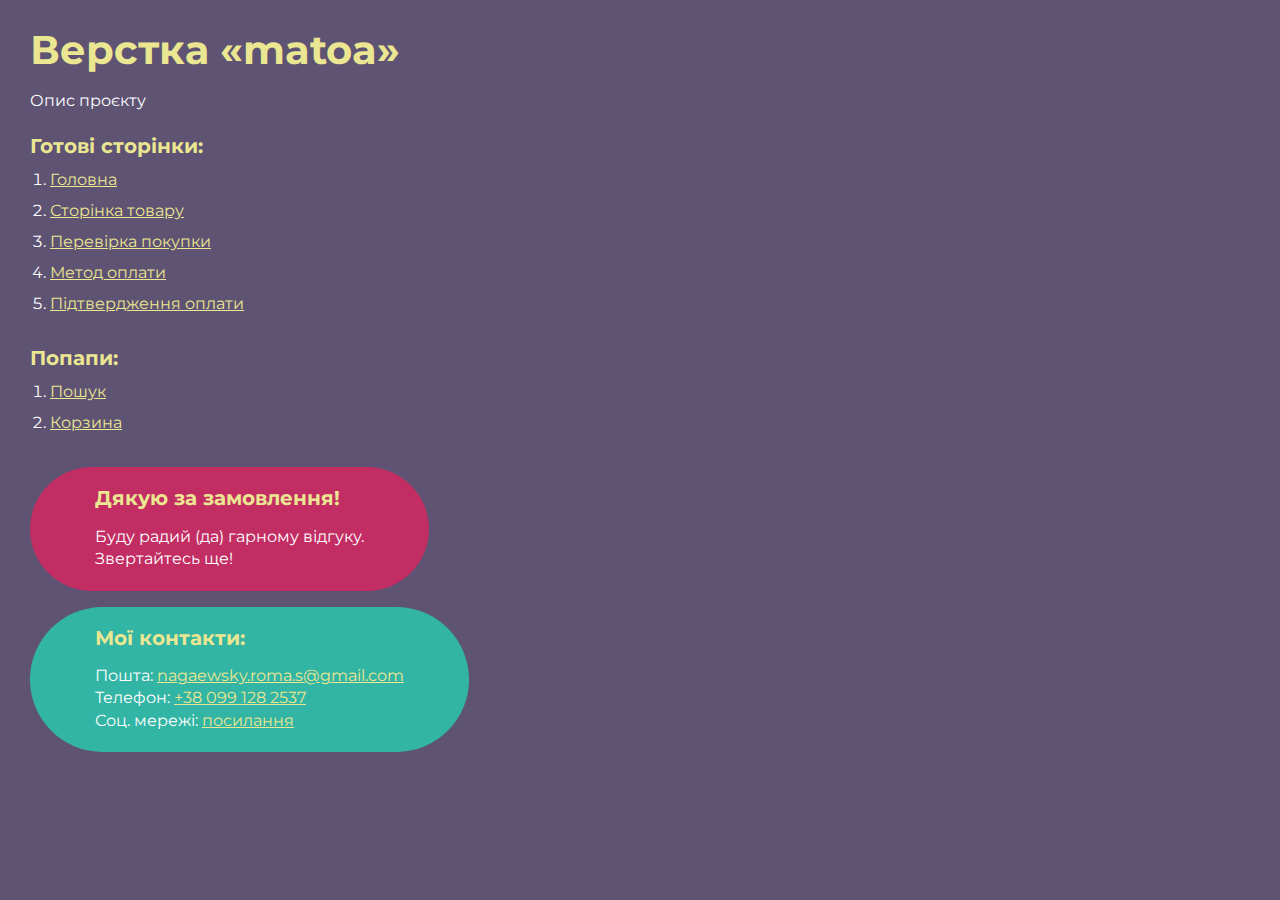
<file: index.html>
<!DOCTYPE html>
<html>

<head>
	<meta charset="UTF-8">
	<meta name="viewport" content="width=device-width, initial-scale=1.0">
	<title>Верстка «matoa»</title>
</head>

<body>
	<div class="rootpage">
		<h1>Верстка «matoa»</h1>
		<div class="rootpage__info">
			Опис проєкту
		</div>
		<h2>Готові сторінки:</h2>
		<ol class="rootpage__list">
			<li><a target="_blank" href="home.html">Головна</a></li>
			<li><a target="_blank" href="product.html">Сторінка товару</a></li>
			<li><a target="_blank" href="chekout.html">Перевірка покупки</a></li>
			<li><a target="_blank" href="payment.html">Метод оплати</a></li>
			<li><a target="_blank" href="confirmation.html">Підтвердження оплати</a></li>
		</ol>
		<h2>Попапи:</h2>
		<ol class="rootpage__list">
			<li><a target="_blank" href="home.html#search">Пошук</a></li>
			<li><a target="_blank" href="product.html#cart">Корзина</a></li>
		</ol>
		<div class="rootpage__tnx">
			<h2>Дякую за замовлення!</h2>
			<p>Буду радий (да) гарному відгуку.</p>
			<p>Звертайтесь ще!</p>
		</div>
		<div class="rootpage__contacts">
			<h2>Мої контакти:</h2>
			<p>Пошта: <a href="mailto:nagaewsky.roma.s@gmail.com">nagaewsky.roma.s@gmail.com</a></p>
			<p>Телефон: <a href="tel:+380991282537">+38 099 128 2537</a></p>
			<p>Соц. мережі: <a href="">посилання</a></p>
		</div>
	</div>
</body>
<style>
	@charset "UTF-8";
	@import url("https://fonts.googleapis.com/css?family=Montserrat:regular,700&display=swap");

	*,
	*::before,
	*::after {
		padding: 0px;
		margin: 0px;
		border: 0px;
		box-sizing: border-box;
	}

	html,
	body {
		height: 100%;
		margin: 0;
		padding: 0;
		min-width: 320px;
		width: 100%;
		color: #fff;
		background-color: #5e5373;
	}

	body {
		font-family: Montserrat;
		font-size: 100%;
		line-height: 1;
		font-size: 1rem;
	}

	a {
		text-decoration: underline;
		color: #ebe691
	}

	a:visited {
		text-decoration: underline;
		color: #aaa768;
	}

	a:hover {
		text-decoration: none;
	}

	ul li {
		list-style: none;
	}

	img {
		vertical-align: top;
	}

	.wrapper {
		width: 100%;
		min-height: 100%;
		overflow: hidden;
	}

	.rootpage {
		padding: 30px;
		display: flex;
		flex-direction: column;
		align-items: flex-start;
	}

	@media (max-width: 767px) {
		.rootpage {
			padding: 30px 15px;
		}
	}

	h1 {
		color: #ebe691;
		font-size: 2.5rem;
		margin: 0px 0px 1.25rem 0px;
	}

	@media (max-width: 767px) {
		h1 {
			font-size: 1.85rem;
			margin: 0px 0px 1.25rem 0px;
		}
	}

	h2 {
		color: #ebe691;
		font-size: 1.25rem;
		margin: 0px 0px 1rem 0px;
	}

	@media (max-width: 767px) {
		h2 {
			font-size: 1.125rem;
			margin: 0px 0px 1rem 0px;
		}
	}

	.rootpage__info {
		line-height: 140%;
		margin: 0px 0px 1.5rem 0px;
	}

	.rootpage__list {
		margin: 0px 0px 2.25rem 1.25rem;
	}

	.rootpage__list li:not(:last-child) {
		margin: 0px 0px 15px 0px;
	}

	.rootpage__contacts,
	.rootpage__tnx {
		border-radius: 200px;
		padding: 20px 65px;
		line-height: 140%;
	}

	@media (max-width: 767px) {

		.rootpage__contacts,
		.rootpage__tnx {
			border-radius: 40px;
			padding: 20px;
		}
	}

	.rootpage__contacts {
		background: #32b5a4;

	}

	.rootpage__contacts a {
		color: #ebe691;
	}

	.rootpage__tnx {
		background: #c22d63;
		margin: 0px 0px 1rem 0px;
	}
</style>

</html>
</file>
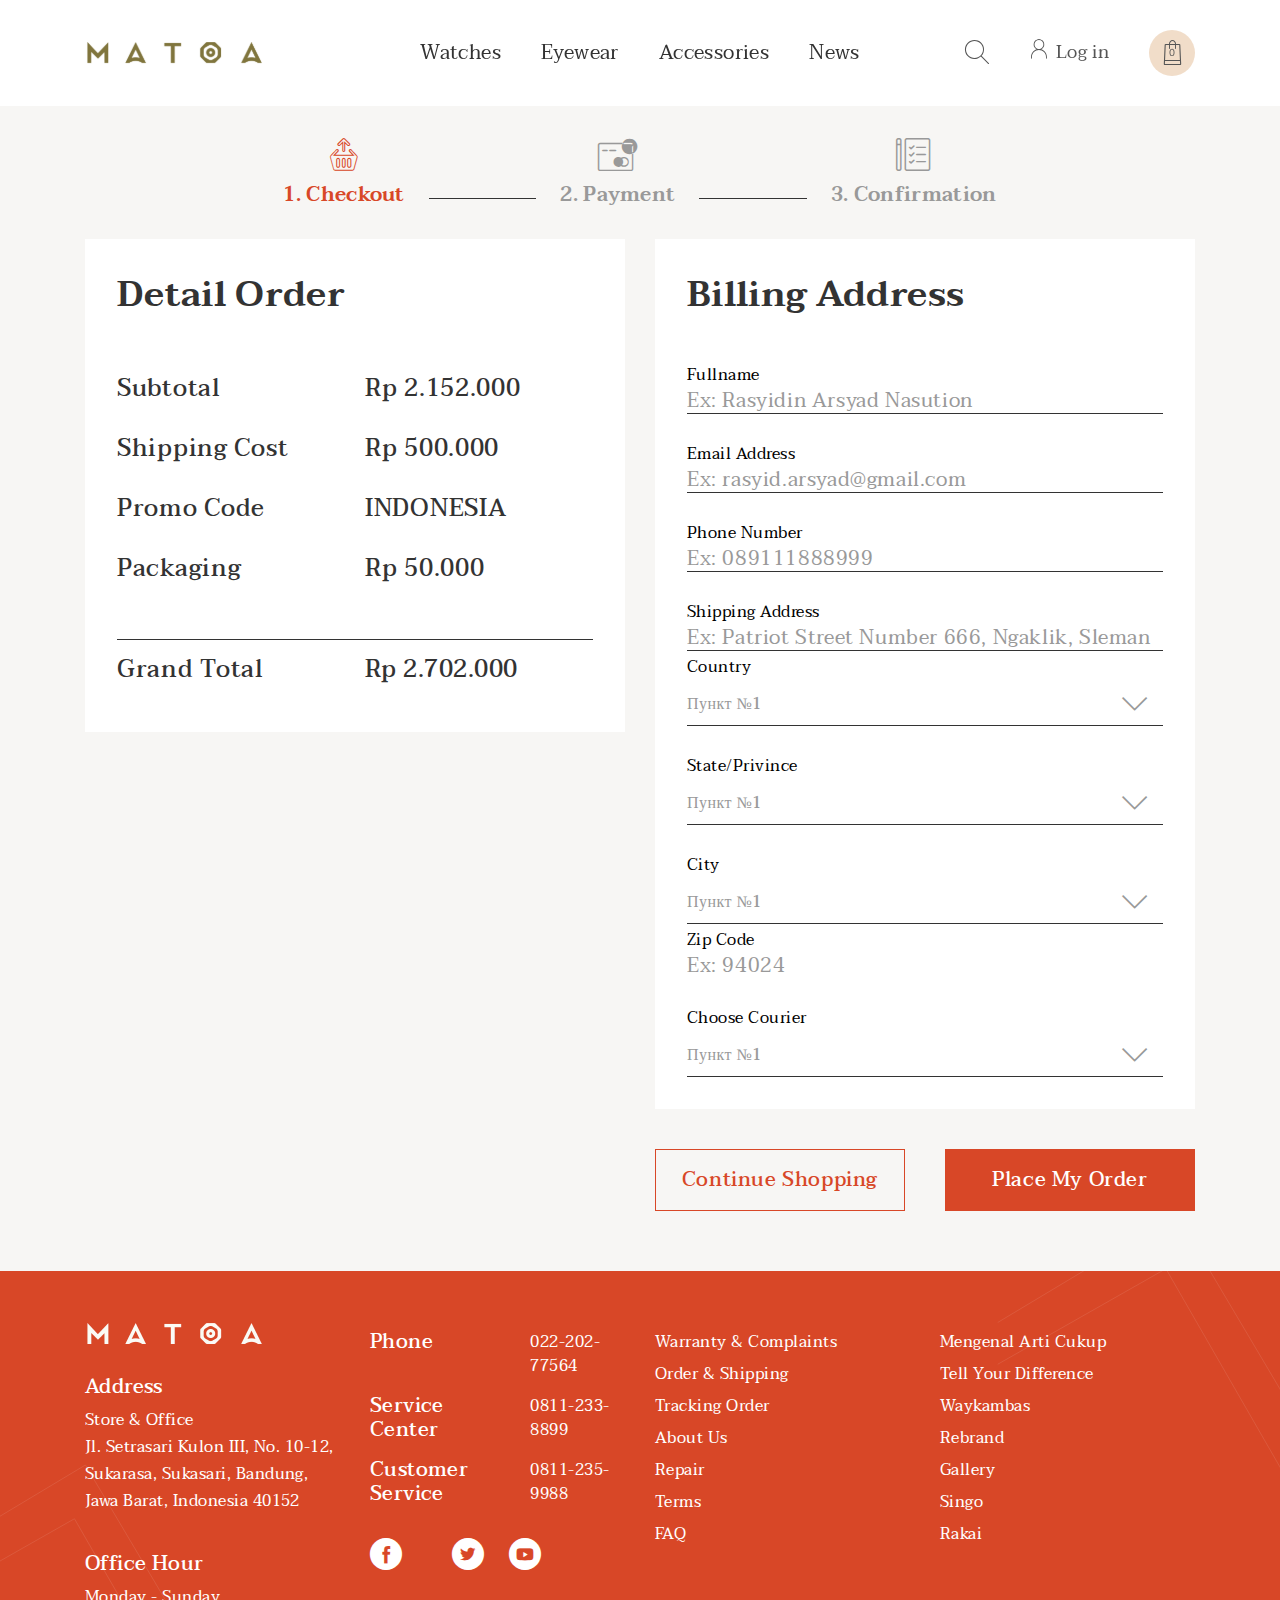
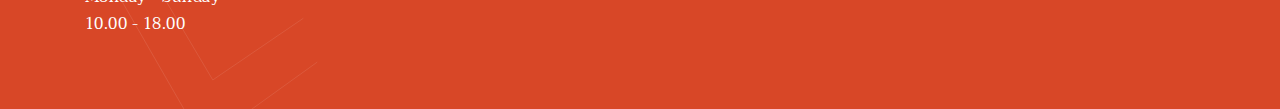
<file: chekout.html>
<!DOCTYPE html>
<html lang="en">

<head>
	<title>Checkout</title>
	<meta charset="UTF-8">
	<meta name="format-detection" content="telephone=no">
	<!-- <style>body{opacity: 0;}</style> -->
	<link rel="stylesheet" href="css/style.min.css?_v=20230306230905">
	<link rel="shortcut icon" href="favicon.ico">
	<!-- <meta name="robots" content="noindex, nofollow"> -->
	<meta name="viewport" content="width=device-width, initial-scale=1.0">
</head>

<body>
	<div class="wrapper">
		<header class="header" data-lp>
			<div class="header__container">

				<a href="" class="header__logo"><img src="img/logo.svg" alt="matoa"></a>
				<div class="header__menu menu">
					<nav class="menu__body">
						<ul class="menu__list">
							<li class="menu__item"><a href="" class="menu__link">Watches</a></li>
							<li class="menu__item"><a href="" class="menu__link">Eyewear</a></li>
							<li class="menu__item"><a href="" class="menu__link">Accessories</a></li>
							<li class="menu__item"><a href="" class="menu__link">News</a></li>
						</ul>
					</nav>
				</div>
				<div class="header__actions actions-header">
					<a data-popup="#search" href="" class="actions-header__search _icon-search"></a>
					<a data-da=".menu__body, 400" href="" class="actions-header__login _icon-user">Log in</a>
					<a href="" data-popup="#cart" class="actions-header__cart _icon-cart"><span>0</span></a>
					<button type="button" class="icon-menu"><span></span></button>

				</div>

			</div>
		</header>
		<main class="checkout">
			<div class="checkout__container">
				<div class="infographic">
					<div class="infographic__stage-one">
						<div class="infographic__img infographic__img_active _icon-checkout"></div>
						<div class="infographic__text infographic__text_active"><span>1.</span> Checkout</div>
					</div>
					<div class="infographic__div"></div>
					<div class="infographic__stage-two">
						<div class="infographic__img _icon-payment"></div>
						<div class="infographic__text"><span>2.</span> Payment</div>
					</div>
					<div class="infographic__div"></div>
					<div class="infographic__stage-three">
						<div class="infographic__img _icon-confirmation"></div>
						<div class="infographic__text"><span>3.</span> Confirmation</div>
					</div>
				</div>
				<div class="checkout__columns">
					<div class="checkout__column">
						<div class="detail-order">
							<h4 class="detail-order__title">Detail Order</h4>
							<div class="detail-order__info">
								<div class="detail-order__labels">
									<div class="label-order">Subtotal</div>
									<div class="label-order">Shipping Cost</div>
									<div class="label-order">Promo Code</div>
									<div class="label-order">Packaging</div>
								</div>
								<div class="detail-order__values">
									<div class="value-order">Rp 2.152.000</div>
									<div class="value-order">Rp 500.000</div>
									<div class="value-order">INDONESIA</div>
									<div class="value-order">Rp 50.000</div>
								</div>
							</div>
							<div class="detail-order__grand-total">
								<div class="detail-order__label">Grand Total</div>
								<div class="detail-order__price price price_big">Rp 2.702.000</div>
							</div>
						</div>
					</div>
					<div class="checkout__column">
						<form action="#" class="billing-address form">
							<div class="billing-address__body">
								<h4 class="billing-address__title">Billing Address</h4>
								<div class="form__manual-typing">
									<div class="form__line">
										<label for="fullname" class="billing-address__fullname caption">Fullname</label>
										<input id="fullname" autocomplete="off" name="form[]" data-error="Помилка" class="billing-address__input" placeholder="Ex: Rasyidin Arsyad Nasution">
									</div>
									<div class="form__line">
										<label for="user-email" class="billing-address__email caption">Email
											Address</label>
										<input id="user-email" autocomplete="off" type="email" name="form[]" data-error="Помилка" class="billing-address__input" placeholder="Ex: rasyid.arsyad@gmail.com">
									</div>
									<div class="form__line">
										<label for="tel" class="billing-address__tel caption">Phone Number</label>
										<input autocomplete="off" type="tel" name="form[]" data-error="Помилка" placeholder="Ex: 089111888999" class="billing-address__input">
									</div>
									<div class="form__line">
										<label for="shipping-address" class="billing-address__shipping-address caption">Shipping
											Address</label>
										<input id="shipping-address" autocomplete="off" type="text" name="form[]" data-error="Помилка" placeholder="Ex: Patriot Street Number 666, Ngaklik, Sleman" class="billing-address__input">
									</div>
								</div>
								<div class="form__choose">
									<div class="form__line">
										<div class="billing-address__contry dropdown">
											<label for="contry" class="dropdown__caption caption">Country</label>
											<select id="contry" name="form[]" data-class-modif="form">
												<option value="1" selected>Пункт №1</option>
												<option value="2">Пункт №2</option>
												<option value="3">Пункт №3</option>
												<option value="4">Пункт №4</option>
											</select>

										</div>
									</div>
									<div class="form__line">
										<div class="billing-address__state dropdown">
											<label for="state" class="dropdown__caption caption">State/Privince</label>
											<select id="state" name="form[]" data-class-modif="form">
												<option value="1" selected>Пункт №1</option>
												<option value="2">Пункт №2</option>
												<option value="3">Пункт №3</option>
												<option value="4">Пункт №4</option>
											</select>
										</div>
									</div>
									<div class="form__line">
										<div class="billing-address__city dropdown">
											<label for="city" class="dropdown__caption caption">City</label>
											<select id="city" name="form[]" data-class-modif="form">
												<option value="1" selected>Пункт №1</option>
												<option value="2">Пункт №2</option>
												<option value="3">Пункт №3</option>
												<option value="4">Пункт №4</option>
											</select>
										</div>
										<div class="billing-address__zip-code">
											<label for="zip-code" class="billing-address__zip-code caption">Zip
												Code</label>
											<input id="zip-code" autocomplete="off" name="form[]" data-error="Помилка" class="billing-address__input" placeholder="Ex: 94024">
										</div>
									</div>
									<div class="form__line">
										<div class="billing-address__courier dropdown">
											<label for="courier" class="dropdown__caption caption">Choose
												Courier</label>
											<select name="form[]" data-class-modif="form">
												<option value="1" selected>Пункт №1</option>
												<option value="2">Пункт №2</option>
												<option value="3">Пункт №3</option>
												<option value="4">Пункт №4</option>
											</select>
										</div>
									</div>
								</div>
							</div>
							<div class="billing-address__actions">
								<button type="reset" class="form__border-button button border-button"><span>Continue
										Shopping</span></button>
								<button type="submit" class="form__button button">Place My Order</button>
							</div>
						</form>
					</div>
				</div>

			</div>
		</main>
		<footer data-spollers="991.98,max" class="footer">
			<div class="footer__container">
				<div class="footer__column">
					<div class="footer__logo">
						<a href="" class="footer__link"><picture><source srcset="img/footer/logo-footer.webp" type="image/webp"><img src="img/footer/logo-footer.png" alt="matoa"></picture></a>
					</div>
					<div class="footer__blocks">
						<div class="footer__block">
							<h4 class="footer__subtitle">Address</h4>
							<div class="footer__address">
								<p> Store & Office</p>
								<p>Jl. Setrasari Kulon III, No. 10-12,</p>
								<p> Sukarasa, Sukasari, Bandung,</p>
								<p>Jawa Barat, Indonesia 40152</p>
							</div>
						</div>
						<div class="footer__block">
							<h4 class="footer__subtitle">Office Hour</h4>
							<p>Monday - Sunday</p>
							<p>10.00 - 18.00</p>
						</div>
					</div>

				</div>
				<div class="footer__column">
					<button type="button" data-spoller class=" footer__title title title_small _icon-arrow-select">Get in
						touch</button>
					<div class="footer__contacts contact-footer ">
						<div class="contact-footer__body">
							<div class="contact-footer__caption caption-footer">Phone</div>
							<a class="contact-footer__value" href="tel:02220277564">022-202-77564</a>
							<div class="contact-footer__caption caption-footer">Service Center</div>
							<a class="contact-footer__value" href="tel:08112338899">0811-233-8899</a>
							<div class="contact-footer__caption caption-footer">Customer Service</div>
							<a class="contact-footer__value" href="tel:08112359988">0811-235-9988</a>
							<div class="footer__social social">
								<a href="#" class="social__item _icon-s-facebook"></a>
								<a href="#" class="social__item _icon-s-instagram"></a>
								<a href="#" class="social__item _icon-s-tweetter"></a>
								<a href="#" class="social__item _icon-s-youtube"></a>
							</div>
						</div>
					</div>

				</div>
				<div class="footer__column">

					<button type="button" data-spoller class="footer__title title title_small _icon-arrow-select">Useful
						Link</button>
					<nav class="footer__menu menu-footer ">
						<ul class="menu-footer__list">
							<li class="menu-footer__item"><a href="" class="menu-footer__link">Warranty & Complaints</a></li>
							<li class="menu-footer__item"><a href="" class="menu-footer__link">Order & Shipping</a></li>
							<li class="menu-footer__item"><a href="" class="menu-footer__link">Tracking Order</a></li>
							<li class="menu-footer__item"><a href="" class="menu-footer__link">About Us</a></li>
							<li class="menu-footer__item"><a href="" class="menu-footer__link">Repair</a></li>
							<li class="menu-footer__item"><a href="" class="menu-footer__link">Terms</a></li>
							<li class="menu-footer__item"><a href="" class="menu-footer__link">FAQ</a></li>
						</ul>
					</nav>
				</div>
				<div class="footer__column">
					<button type="button" data-spoller class="footer__title title title_small _icon-arrow-select">Campaign</button>
					<nav class="footer__menu menu-footer ">
						<ul class="menu-footer__list">
							<li class="menu-footer__item"><a href="" class="menu-footer__link">Mengenal Arti Cukup</a></li>
							<li class="menu-footer__item"><a href="" class="menu-footer__link">Tell Your Difference</a></li>
							<li class="menu-footer__item"><a href="" class="menu-footer__link">Waykambas</a></li>
							<li class="menu-footer__item"><a href="" class="menu-footer__link">Rebrand</a></li>
							<li class="menu-footer__item"><a href="" class="menu-footer__link">Gallery</a></li>
							<li class="menu-footer__item"><a href="" class="menu-footer__link">Singo</a></li>
							<li class="menu-footer__item"><a href="" class="menu-footer__link">Rakai</a></li>
						</ul>
					</nav>
				</div>
			</div>
		</footer>
	</div>
	<div id="search" aria-hidden="true" class="popup popup__search">
		<div class="popup__wrapper">
			<div class="popup__content">
				<button data-close type="button" class="popup__close popup__close_search"></button>
				<div class="popup__text">
					<form action="#" method="get" class="search-form">
						<div class="search-form__title title title_small">Search</div>
						<div class="search-form__body">
							<div class="search-form__line">
								<input data-required autocomplete="off" type="text" name="form[]" data-error="Error !" placeholder="Search" class="search-form__input input">
							</div>
							<button type="submit" class="button _icon-search"></button>
						</div>
					</form>
				</div>
			</div>
		</div>
	</div>

	<div id="cart" aria-hidden="true" class="popup popup_cart">
		<div class="popup__wrapper">
			<div class="popup__content popup__content_cart">
				<button data-close type="button" class="popup__close popup__close_cart"></button>
				<div class="popup__text">
					<form action="#" class="cart">
						<div class="cart__items">
							<div class="cart__item item-cart">
								<a href="" class="item-cart__image">
									<picture><source srcset="img/product/images/01.webp" type="image/webp"><img src="img/product/images/01.png" alt="Image"></picture>
								</a>
								<div class="item-cart__body">
									<div class="item-cart__info">
										<h4 class="item-cart__title cart-title">Way Kambas Mini Ebony</h4>
										<p class="item-cart__old-price old-price old-price_cart"><span>Rp 1.280.000</span>
										</p>
										<p class="item-cart__price price price_cart ">Rp 1.024.000</p>
										<div class="item-cart__options options-item-cart">
											<div class="options-item-cart__label">Custom Engrave</div>
											<div class="options-item-cart__value">“Happy | Birthday | from”</div>
										</div>
									</div>
									<div class="item-cart__actions">
										<div class="item-cart__packing">
											<label for="" class="item-cart__label">Select
												Packaging</label>
											<select name="form[]" data-class-modif="cart">
												<option value="1" selected>Wooden Packaging (Rp 50.000)</option>
												<option value="2">Wooden Packaging (Rp 50.000)</option>
												<option value="3">Wooden Packaging (Rp 40.000)</option>
												<option value="4">Wooden Packaging (Rp 30.000)</option>
											</select>
										</div>
										<div class="item-cart__management">
											<div data-quantity class="item-cart__quantity quantity ">
												<button data-quantity-minus type="button" class="quantity__button quantity__button_minus"></button>
												<div class="quantity__input">
													<input data-quantity-value autocomplete="off" type="text" name="form[]" value="1">
												</div>
												<button data-quantity-plus type="button" class="quantity__button quantity__button_plus"></button>
											</div>
											<div class="item-cart__total-price price price_cart">Rp 2.048.000</div>
											<button class="item-cart__delete border-button _icon-delete" type="button"></button>
										</div>
									</div>
								</div>
							</div>
						</div>
						<div class="cart__footer">
							<div class="cart__promo promo-cart">
								<label for="p-1" class="promo-cart__label">Kode Promo</label>
								<input id="p-1" autocomplete="off" type="text" name="form[]" data-error="Помилка" placeholder="INDONESIA" class="promo-cart__input">
								<div class="promo-cart__info">35% OFF</div>
							</div>
							<div class="cart__total total-cart">
								<div class="total-cart__label">Subtotal</div>
								<div class="total-cart__value">
									<div class="total-cart__old-price old-price old-price_cart"><span>Rp 3.312.000</span>
									</div>
									<div class="total-cart__price price price_cart">Rp 2.152.000</div>
								</div>
							</div>
							<button type="submit" class="cart__button button">Checkout</button>
						</div>
					</form>
				</div>
			</div>
		</div>
	</div>
	<script src="js/app.min.js?_v=20230306230905"></script>
</body>

</html>
</file>
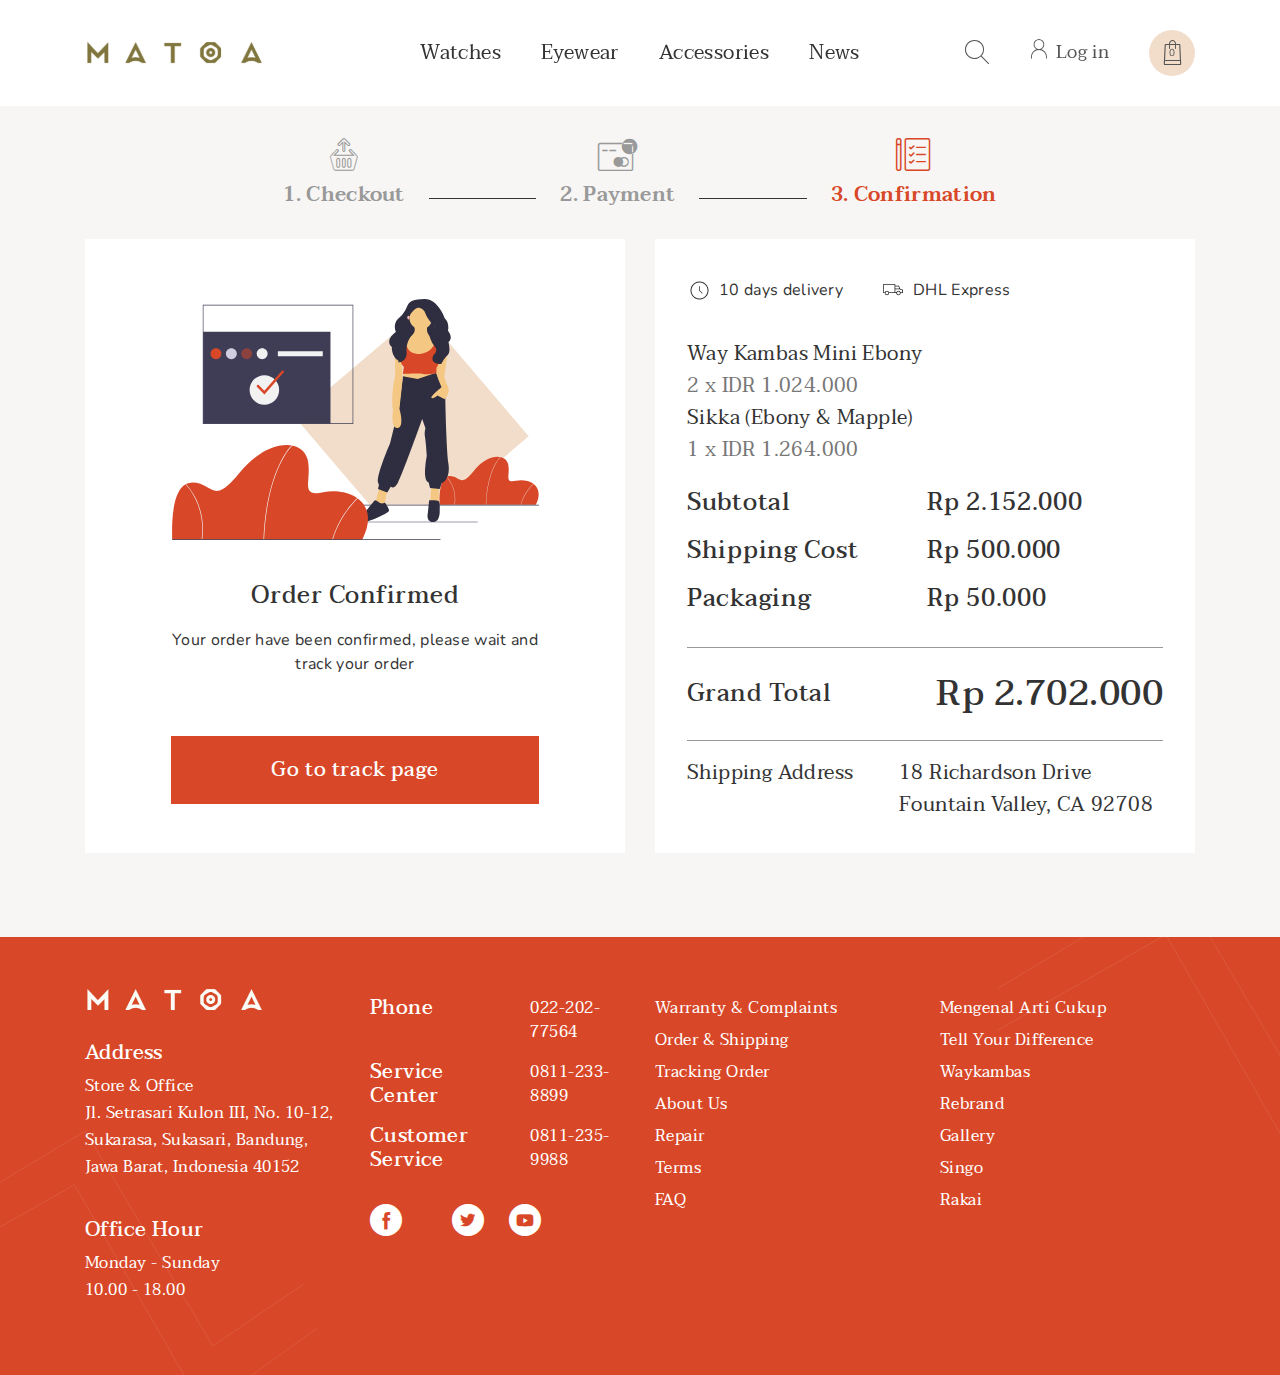
<file: confirmation.html>
<!DOCTYPE html>
<html lang="en">

<head>
	<title>Confirmation</title>
	<meta charset="UTF-8">
	<meta name="format-detection" content="telephone=no">
	<!-- <style>body{opacity: 0;}</style> -->
	<link rel="stylesheet" href="css/style.min.css?_v=20230306230905">
	<link rel="shortcut icon" href="favicon.ico">
	<!-- <meta name="robots" content="noindex, nofollow"> -->
	<meta name="viewport" content="width=device-width, initial-scale=1.0">
</head>

<body>
	<div class="wrapper">
		<header class="header" data-lp>
			<div class="header__container">

				<a href="" class="header__logo"><img src="img/logo.svg" alt="matoa"></a>
				<div class="header__menu menu">
					<nav class="menu__body">
						<ul class="menu__list">
							<li class="menu__item"><a href="" class="menu__link">Watches</a></li>
							<li class="menu__item"><a href="" class="menu__link">Eyewear</a></li>
							<li class="menu__item"><a href="" class="menu__link">Accessories</a></li>
							<li class="menu__item"><a href="" class="menu__link">News</a></li>
						</ul>
					</nav>
				</div>
				<div class="header__actions actions-header">
					<a data-popup="#search" href="" class="actions-header__search _icon-search"></a>
					<a data-da=".menu__body, 400" href="" class="actions-header__login _icon-user">Log in</a>
					<a href="" data-popup="#cart" class="actions-header__cart _icon-cart"><span>0</span></a>
					<button type="button" class="icon-menu"><span></span></button>

				</div>

			</div>
		</header>
		<main class="confirmation">
			<div class="confirmation__container">
				<div class="infographic">
					<div class="infographic__stage-one">
						<div class="infographic__img  _icon-checkout"></div>
						<div class="infographic__text"><span>1.</span> Checkout</div>
					</div>
					<div class="infographic__div"></div>
					<div class="infographic__stage-two">
						<div class="infographic__img _icon-payment"></div>
						<div class="infographic__text"><span>2.</span> Payment</div>
					</div>
					<div class="infographic__div"></div>
					<div class="infographic__stage-three">
						<div class="infographic__img _icon-confirmation infographic__img_active"></div>
						<div class="infographic__text infographic__text_active"><span>3.</span> Confirmation</div>
					</div>
				</div>
				<div class="confirmation__columns">
					<div class="confirmation__column">
						<div class="order-confirmed">
							<div class="order-confirmed__img">
								<img src="img/confirmation/01.svg" alt="Image">
							</div>
							<h4 class="order-confirmed__title">Order Confirmed</h4>
							<p class="order-confirmed__text">Your order have been confirmed, please wait and track your
								order</p>
							<button class="order-confirmed__button button button_h68"><span>Go to track
									page</span></button>
						</div>
					</div>
					<div class="confirmation__column">
						<div class="order-details">
							<div class="order-details__delivery">
								<ul>
									<li class="order-details__time">10 days delivery</li>
									<li class="order-details__courier">DHL Express</li>
								</ul>
							</div>
							<div class="order-details__items">
								<p>Way Kambas Mini Ebony</p>
								<p class="item-info">2 x IDR 1.024.000</p>
								<p>Sikka (Ebony & Mapple)</p>
								<p class="item-info">1 x IDR 1.264.000</p>
							</div>
							<ul class="order-details__total-cost-list">
								<li class="item-row">
									<div class="item-row__label">Subtotal</div>
									<div class="item-row__value">Rp 2.152.000</div>
								</li>
								<li class="item-row">
									<div class="item-row__label">Shipping Cost</div>
									<div class="item-row__value">Rp 500.000</div>
								</li>
								<li class="item-row">
									<div class="item-row__label">Packaging</div>
									<div class="item-row__value">Rp 50.000</div>
								</li>
							</ul>
							<div class="order-details__grand-total">
								<div class="label">Grand Total</div>
								<div class="value">Rp 2.702.000</div>
							</div>
							<div class="order-details__address">
								<h5 class="label">Shipping Address</h5>
								<p class="value">18 Richardson Drive
									Fountain Valley, CA 92708</p>
							</div>

						</div>

					</div>
				</div>
			</div>

	</div>
	</main>
	<footer data-spollers="991.98,max" class="footer">
		<div class="footer__container">
			<div class="footer__column">
				<div class="footer__logo">
					<a href="" class="footer__link"><picture><source srcset="img/footer/logo-footer.webp" type="image/webp"><img src="img/footer/logo-footer.png" alt="matoa"></picture></a>
				</div>
				<div class="footer__blocks">
					<div class="footer__block">
						<h4 class="footer__subtitle">Address</h4>
						<div class="footer__address">
							<p> Store & Office</p>
							<p>Jl. Setrasari Kulon III, No. 10-12,</p>
							<p> Sukarasa, Sukasari, Bandung,</p>
							<p>Jawa Barat, Indonesia 40152</p>
						</div>
					</div>
					<div class="footer__block">
						<h4 class="footer__subtitle">Office Hour</h4>
						<p>Monday - Sunday</p>
						<p>10.00 - 18.00</p>
					</div>
				</div>

			</div>
			<div class="footer__column">
				<button type="button" data-spoller class=" footer__title title title_small _icon-arrow-select">Get in
					touch</button>
				<div class="footer__contacts contact-footer ">
					<div class="contact-footer__body">
						<div class="contact-footer__caption caption-footer">Phone</div>
						<a class="contact-footer__value" href="tel:02220277564">022-202-77564</a>
						<div class="contact-footer__caption caption-footer">Service Center</div>
						<a class="contact-footer__value" href="tel:08112338899">0811-233-8899</a>
						<div class="contact-footer__caption caption-footer">Customer Service</div>
						<a class="contact-footer__value" href="tel:08112359988">0811-235-9988</a>
						<div class="footer__social social">
							<a href="#" class="social__item _icon-s-facebook"></a>
							<a href="#" class="social__item _icon-s-instagram"></a>
							<a href="#" class="social__item _icon-s-tweetter"></a>
							<a href="#" class="social__item _icon-s-youtube"></a>
						</div>
					</div>
				</div>

			</div>
			<div class="footer__column">

				<button type="button" data-spoller class="footer__title title title_small _icon-arrow-select">Useful
					Link</button>
				<nav class="footer__menu menu-footer ">
					<ul class="menu-footer__list">
						<li class="menu-footer__item"><a href="" class="menu-footer__link">Warranty & Complaints</a></li>
						<li class="menu-footer__item"><a href="" class="menu-footer__link">Order & Shipping</a></li>
						<li class="menu-footer__item"><a href="" class="menu-footer__link">Tracking Order</a></li>
						<li class="menu-footer__item"><a href="" class="menu-footer__link">About Us</a></li>
						<li class="menu-footer__item"><a href="" class="menu-footer__link">Repair</a></li>
						<li class="menu-footer__item"><a href="" class="menu-footer__link">Terms</a></li>
						<li class="menu-footer__item"><a href="" class="menu-footer__link">FAQ</a></li>
					</ul>
				</nav>
			</div>
			<div class="footer__column">
				<button type="button" data-spoller class="footer__title title title_small _icon-arrow-select">Campaign</button>
				<nav class="footer__menu menu-footer ">
					<ul class="menu-footer__list">
						<li class="menu-footer__item"><a href="" class="menu-footer__link">Mengenal Arti Cukup</a></li>
						<li class="menu-footer__item"><a href="" class="menu-footer__link">Tell Your Difference</a></li>
						<li class="menu-footer__item"><a href="" class="menu-footer__link">Waykambas</a></li>
						<li class="menu-footer__item"><a href="" class="menu-footer__link">Rebrand</a></li>
						<li class="menu-footer__item"><a href="" class="menu-footer__link">Gallery</a></li>
						<li class="menu-footer__item"><a href="" class="menu-footer__link">Singo</a></li>
						<li class="menu-footer__item"><a href="" class="menu-footer__link">Rakai</a></li>
					</ul>
				</nav>
			</div>
		</div>
	</footer>
	</div>
	<div id="search" aria-hidden="true" class="popup popup__search">
		<div class="popup__wrapper">
			<div class="popup__content">
				<button data-close type="button" class="popup__close popup__close_search"></button>
				<div class="popup__text">
					<form action="#" method="get" class="search-form">
						<div class="search-form__title title title_small">Search</div>
						<div class="search-form__body">
							<div class="search-form__line">
								<input data-required autocomplete="off" type="text" name="form[]" data-error="Error !" placeholder="Search" class="search-form__input input">
							</div>
							<button type="submit" class="button _icon-search"></button>
						</div>
					</form>
				</div>
			</div>
		</div>
	</div>

	<div id="cart" aria-hidden="true" class="popup popup_cart">
		<div class="popup__wrapper">
			<div class="popup__content popup__content_cart">
				<button data-close type="button" class="popup__close popup__close_cart"></button>
				<div class="popup__text">
					<form action="#" class="cart">
						<div class="cart__items">
							<div class="cart__item item-cart">
								<a href="" class="item-cart__image">
									<picture><source srcset="img/product/images/01.webp" type="image/webp"><img src="img/product/images/01.png" alt="Image"></picture>
								</a>
								<div class="item-cart__body">
									<div class="item-cart__info">
										<h4 class="item-cart__title cart-title">Way Kambas Mini Ebony</h4>
										<p class="item-cart__old-price old-price old-price_cart"><span>Rp 1.280.000</span>
										</p>
										<p class="item-cart__price price price_cart ">Rp 1.024.000</p>
										<div class="item-cart__options options-item-cart">
											<div class="options-item-cart__label">Custom Engrave</div>
											<div class="options-item-cart__value">“Happy | Birthday | from”</div>
										</div>
									</div>
									<div class="item-cart__actions">
										<div class="item-cart__packing">
											<label for="" class="item-cart__label">Select
												Packaging</label>
											<select name="form[]" data-class-modif="cart">
												<option value="1" selected>Wooden Packaging (Rp 50.000)</option>
												<option value="2">Wooden Packaging (Rp 50.000)</option>
												<option value="3">Wooden Packaging (Rp 40.000)</option>
												<option value="4">Wooden Packaging (Rp 30.000)</option>
											</select>
										</div>
										<div class="item-cart__management">
											<div data-quantity class="item-cart__quantity quantity ">
												<button data-quantity-minus type="button" class="quantity__button quantity__button_minus"></button>
												<div class="quantity__input">
													<input data-quantity-value autocomplete="off" type="text" name="form[]" value="1">
												</div>
												<button data-quantity-plus type="button" class="quantity__button quantity__button_plus"></button>
											</div>
											<div class="item-cart__total-price price price_cart">Rp 2.048.000</div>
											<button class="item-cart__delete border-button _icon-delete" type="button"></button>
										</div>
									</div>
								</div>
							</div>
						</div>
						<div class="cart__footer">
							<div class="cart__promo promo-cart">
								<label for="p-1" class="promo-cart__label">Kode Promo</label>
								<input id="p-1" autocomplete="off" type="text" name="form[]" data-error="Помилка" placeholder="INDONESIA" class="promo-cart__input">
								<div class="promo-cart__info">35% OFF</div>
							</div>
							<div class="cart__total total-cart">
								<div class="total-cart__label">Subtotal</div>
								<div class="total-cart__value">
									<div class="total-cart__old-price old-price old-price_cart"><span>Rp 3.312.000</span>
									</div>
									<div class="total-cart__price price price_cart">Rp 2.152.000</div>
								</div>
							</div>
							<button type="submit" class="cart__button button">Checkout</button>
						</div>
					</form>
				</div>
			</div>
		</div>
	</div>
	<script src="js/app.min.js?_v=20230306230905"></script>
</body>

</html>
</file>
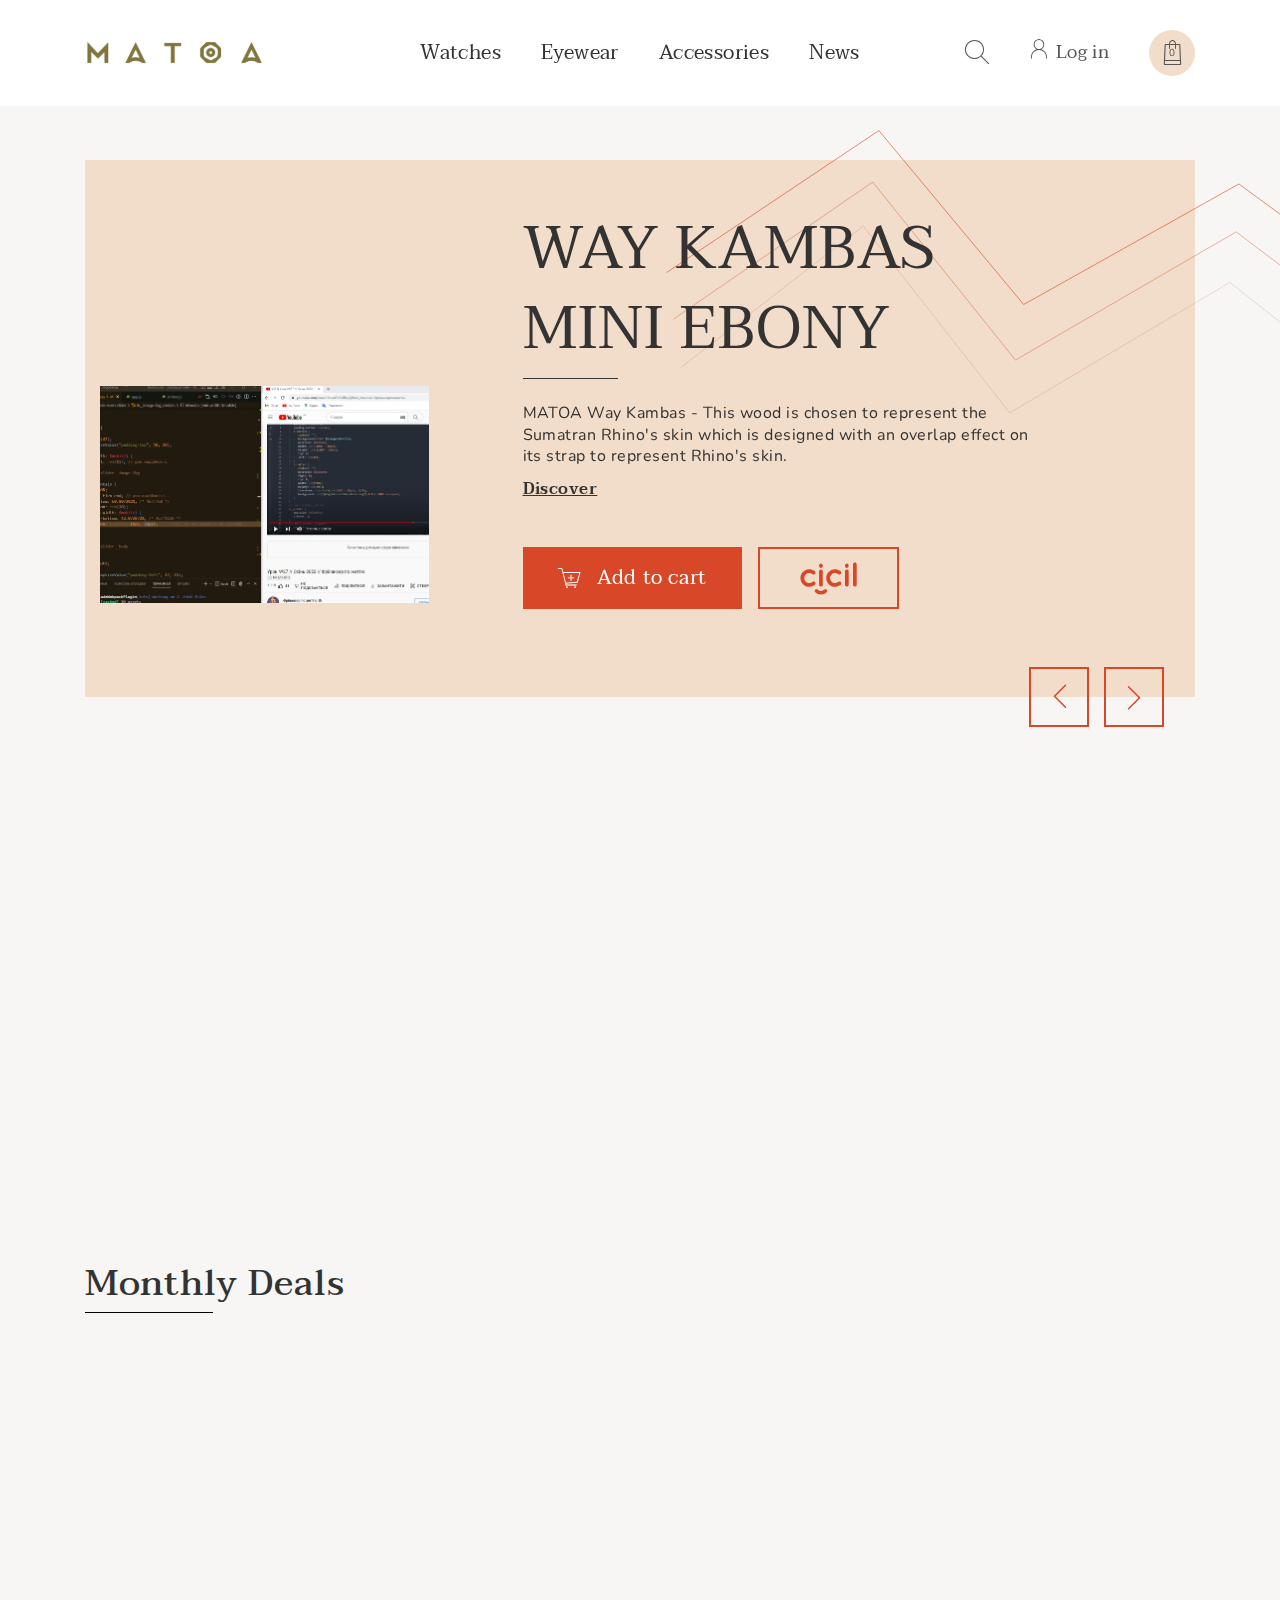
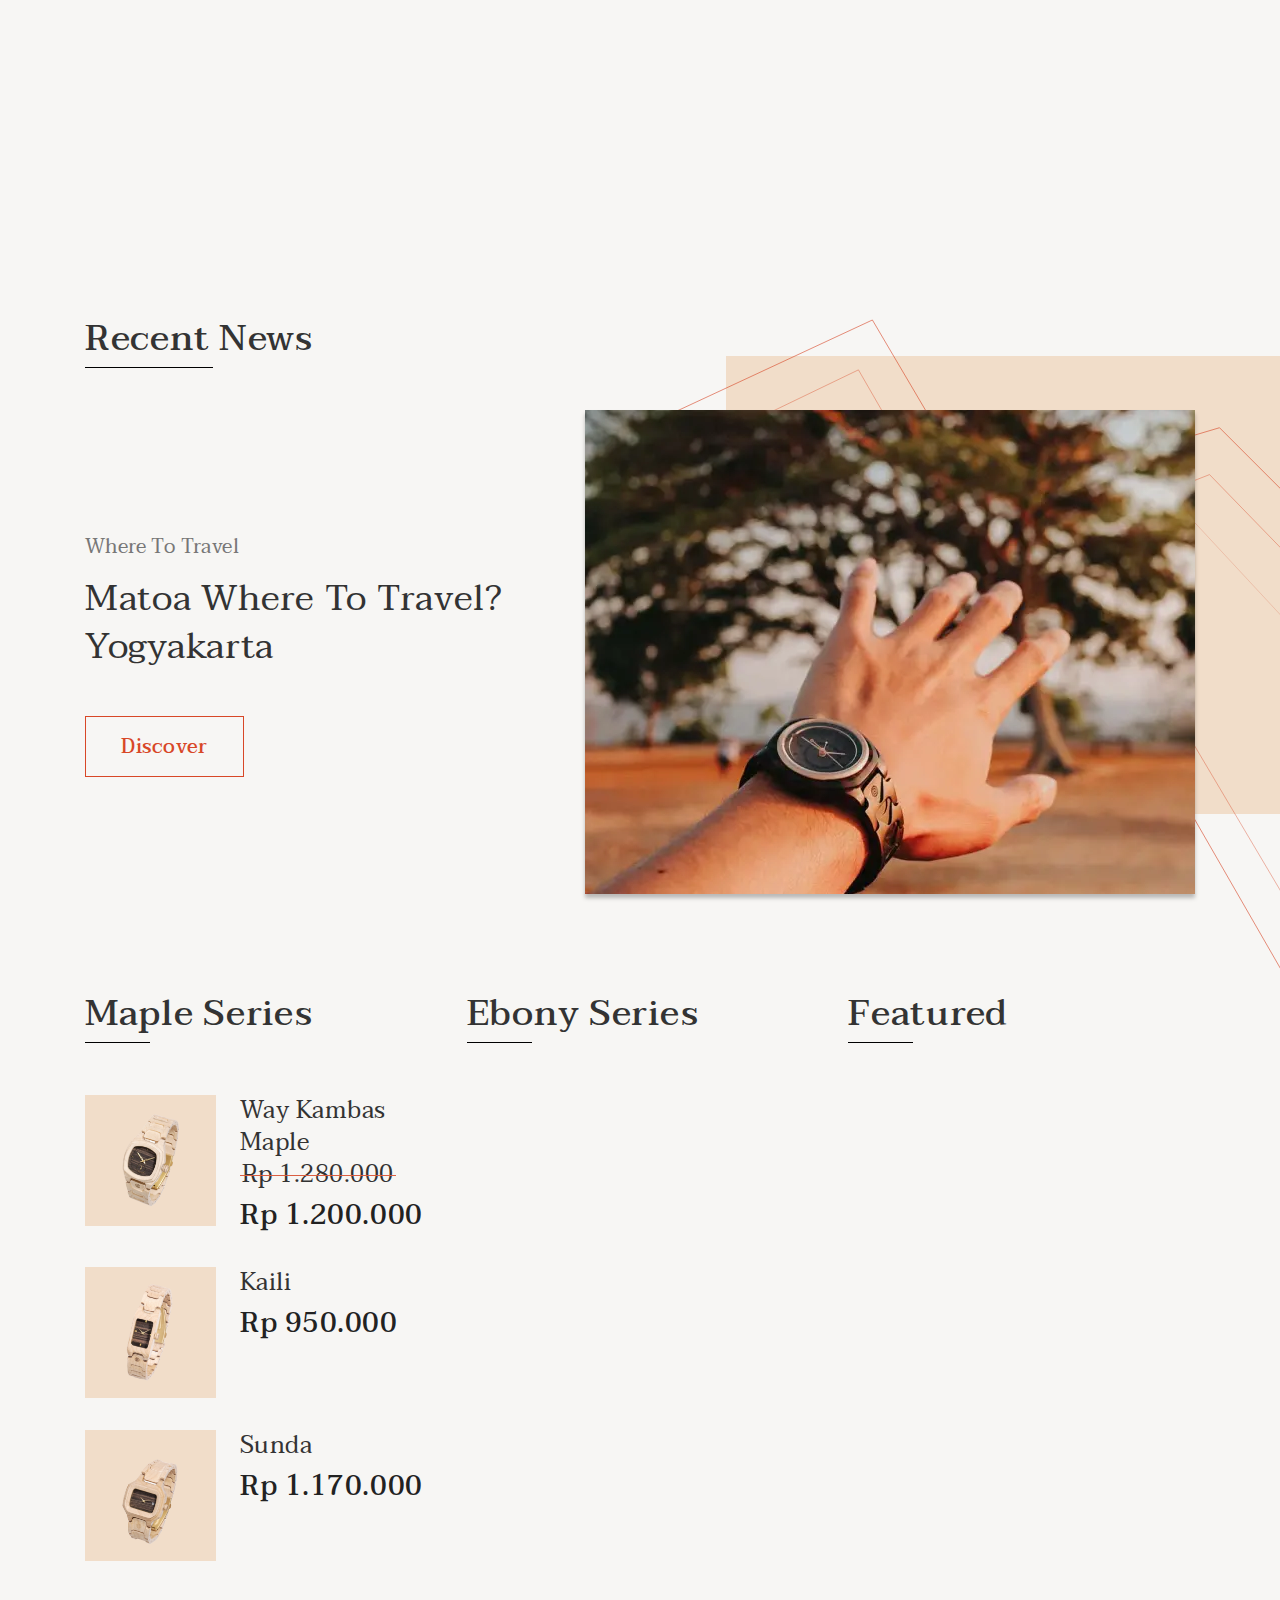
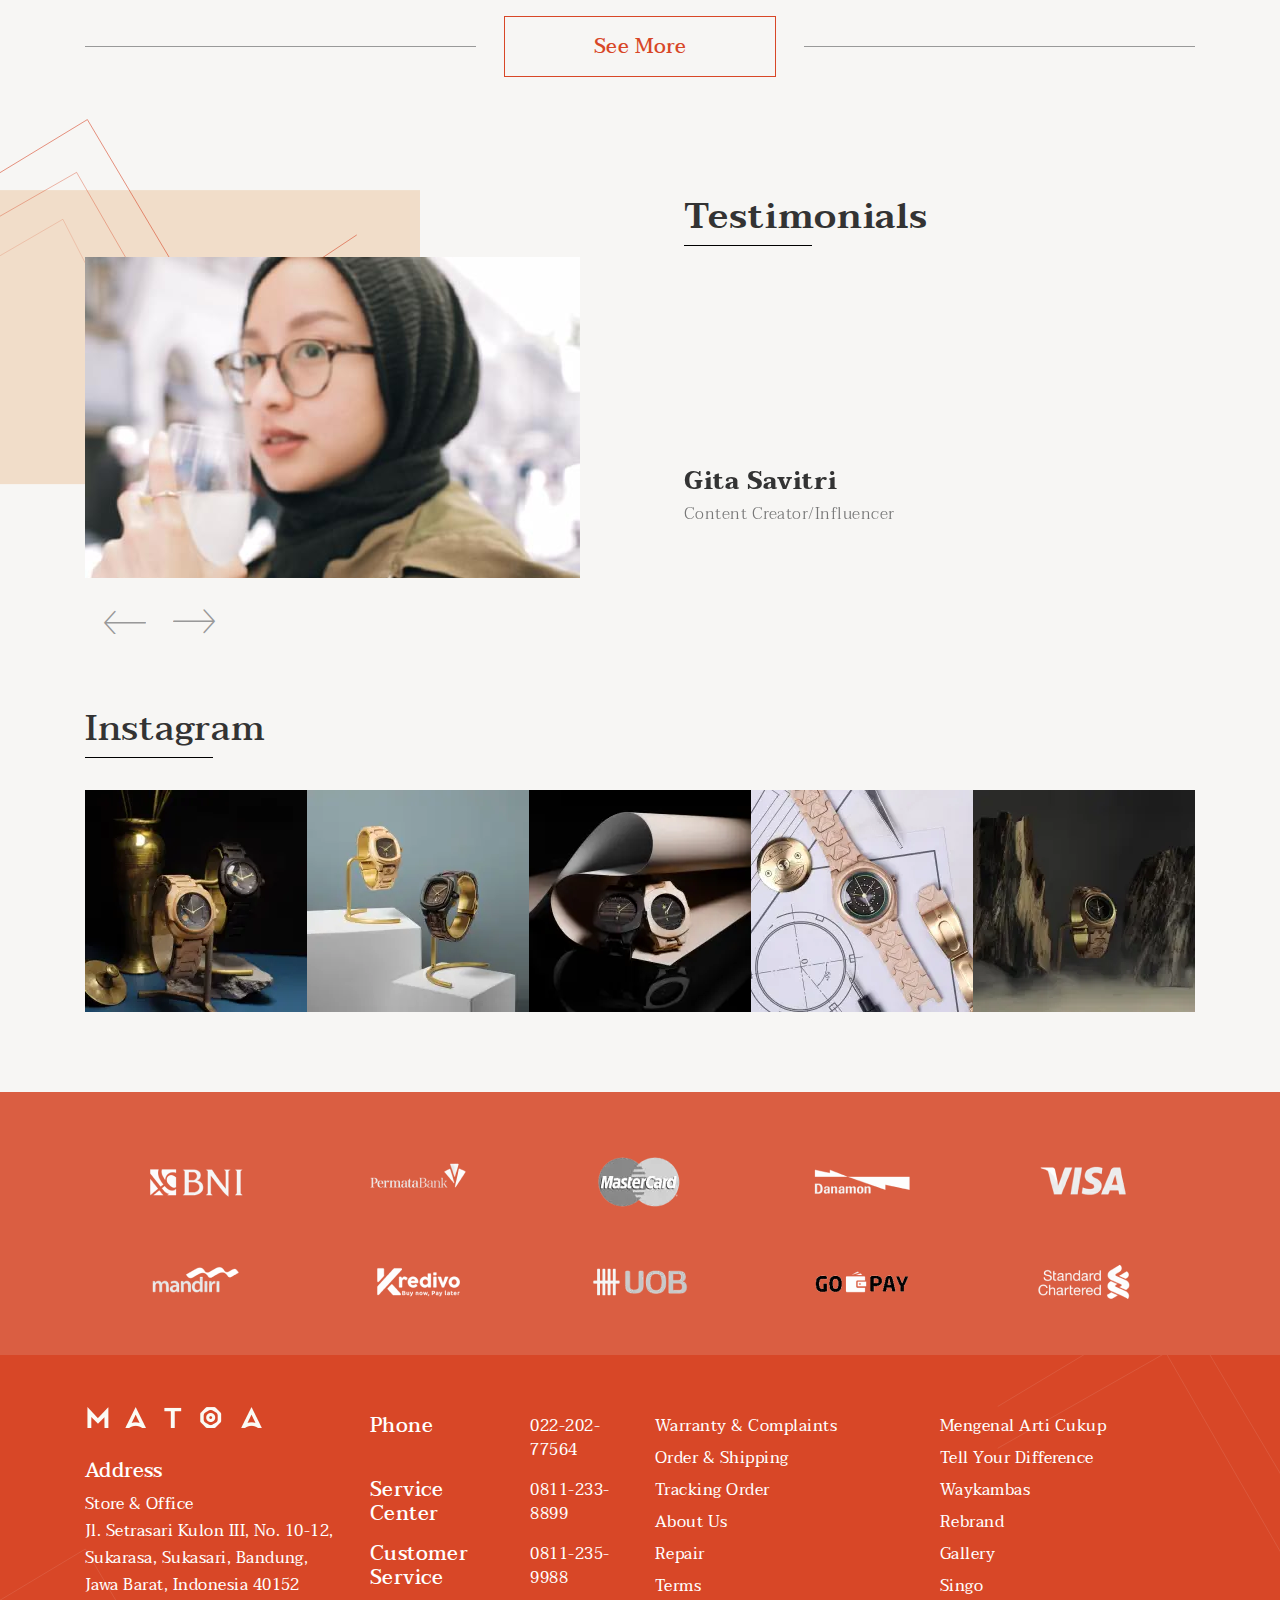
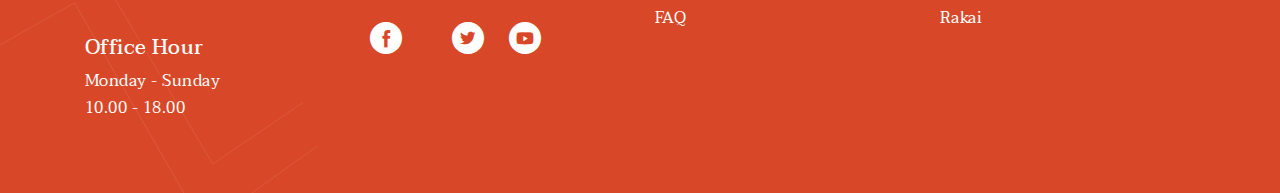
<file: home.html>
<!DOCTYPE html>
<html lang="en">

<head>
	<title>HomePage</title>
	<meta charset="UTF-8">
	<meta name="format-detection" content="telephone=no">
	<!-- <style>body{opacity: 0;}</style> -->
	<link rel="stylesheet" href="css/style.min.css?_v=20230306230905">
	<link rel="shortcut icon" href="favicon.ico">
	<!-- <meta name="robots" content="noindex, nofollow"> -->
	<meta name="viewport" content="width=device-width, initial-scale=1.0">
</head>

<body>
	<div class="wrapper">
		<header class="header" data-lp>
			<div class="header__container">

				<a href="" class="header__logo"><img src="img/logo.svg" alt="matoa"></a>
				<div class="header__menu menu">
					<nav class="menu__body">
						<ul class="menu__list">
							<li class="menu__item"><a href="" class="menu__link">Watches</a></li>
							<li class="menu__item"><a href="" class="menu__link">Eyewear</a></li>
							<li class="menu__item"><a href="" class="menu__link">Accessories</a></li>
							<li class="menu__item"><a href="" class="menu__link">News</a></li>
						</ul>
					</nav>
				</div>
				<div class="header__actions actions-header">
					<a data-popup="#search" href="" class="actions-header__search _icon-search"></a>
					<a data-da=".menu__body, 400" href="" class="actions-header__login _icon-user">Log in</a>
					<a href="" data-popup="#cart" class="actions-header__cart _icon-cart"><span>0</span></a>
					<button type="button" class="icon-menu"><span></span></button>

				</div>

			</div>
		</header>
		<main class="page">
			<section class="page__main-slider main-slider">
				<div class="main-slider__container">
					<!-- Оболонка слайдера -->
					<div class="main-slider__slider swiper">
						<!-- Частина слайдера, що рухається -->
						<div class="main-slider__wrapper swiper-wrapper">
							<!-- Слайд -->
							<div class="main-slider__slide slide-main-slider swiper-slide">
								<!-- data-da динамічний адаптив використовується із слайдером, а саме його модифікатором - через адресування об'єктів-->
								<div data-da=".slide-main-slider__body_1, 767.98,1" class="slide-main-slider__image-ibg_contain">
									<picture><source srcset="img/main/swiper/image/image.webp" type="image/webp"><img src="img/main/swiper/image/image.png" alt="image"></picture>
								</div>
								<div class="slide-main-slider__body slide-main-slider__body_1">
									<h2 class="slide-main-slider__title big-title"> WAY KAMBAS
										MINI EBONY</h2>
									<p class="slide-main-slider__text">MATOA Way Kambas - This wood is chosen to
										represent the Sumatran Rhino's skin which is designed with an overlap effect
										on
										its strap to represent Rhino's skin.</p>
									<a href="" class="slide-main-slider__more">Discover</a>
									<div class="slide-main-slider__actions">
										<button type="button" class="slide-main-slider__button button button_cart "><span class="_icon-cart-plus">Add
												to
												cart</span></button>
										<a href="" class="slide-main-slider__buttot border-button border-button_cicil">
											<img src="img/icons/cicil.svg" alt="cicil"></a>
									</div>
								</div>
							</div>
							<div class="main-slider__slide slide-main-slider swiper-slide">
								<!-- data-da динамічний адаптив використовується із слайдером, а саме його модифікатором - через адресування об'єктів-->
								<div data-da=".slide-main-slider__body_2, 767.98,1" class="slide-main-slider__image-ibg_contain">
									<img src="img/main/swiper/image/image 6.png" alt="image">
								</div>
								<div class="slide-main-slider__body slide-main-slider__body_2">
									<h2 class="slide-main-slider__title"> WAY KAMBAS
										MINI EBONY</h2>
									<p class="slide-main-slider__text">MATOA Way Kambas - This wood is chosen to
										represent the Sumatran Rhino's skin which is designed with an overlap effect
										on
										its strap to represent Rhino's skin.</p>
									<a href="" class="slide-main-slider__more">Discover</a>
									<div class="slide-main-slider__actions">
										<button type="button" class="slide-main-slider__button button button_cart "><span class="_icon-cart-plus">Add
												to
												cart</span></button>
										<a href="" class="slide-main-slider__buttot border-button border-button_cicil">
											<img src="img/icons/cicil.svg" alt="cicil"></a>
									</div>
								</div>
							</div>
							<div class="main-slider__slide slide-main-slider swiper-slide">
								<!-- data-da динамічний адаптив використовується із слайдером, а саме його модифікатором - через адресування об'єктів-->
								<div data-da=".slide-main-slider__body_3, 767.98,1" class="slide-main-slider__image-ibg_contain">
									<img src="img/main/swiper/image/image 6.png" alt="image">
								</div>
								<div class="slide-main-slider__body slide-main-slider__body_3">
									<h2 class="slide-main-slider__title"> WAY KAMBAS
										MINI EBONY</h2>
									<p class="slide-main-slider__text">MATOA Way Kambas - This wood is chosen to
										represent the Sumatran Rhino's skin which is designed with an overlap effect
										on
										its strap to represent Rhino's skin.</p>
									<a href="" class="slide-main-slider__more">Discover</a>
									<div class="slide-main-slider__actions">
										<button type="button" class="slide-main-slider__button button button_cart "><span class="_icon-cart-plus">Add
												to
												cart</span></button>
										<a href="" class="slide-main-slider__button border-button border-button_cicil">
											<img src="img/icons/cicil.svg" alt="cicil"></a>
									</div>
								</div>
							</div>
						</div>
						<!-- Якщо потрібна навігація (ліворуч/праворуч) -->
						<div class="main-slider__arrows">
							<button type="button" class="main-slider__arrow swiper-button-prev _icon-arrow-slider"></button>
							<button type="button" class="main-slider__arrow swiper-button-next _icon-arrow-slider"></button>
						</div>
					</div>
				</div>
			</section>

			<div data-watch data-watch-treshold="0.3" data-watch-once class="page__main-discover-now discover-now">
				<div class="discover-now__container">
					<article class="discover-now__item item-discover-now">
						<h3 class="item-discover-now__title ">Luxurious <span>Eyewear</span></h3>
						<div class="item-discover-now__body">
							<p class="item-discover-now__text ">See the beauty of exotic world with the luxurious
								glasses
							</p>
							<a href="" class="item-discover-now__link">Discover Now</a>
							<a href="" class="item-discover-now__image"><img src="img/main/discover-now/image 7.png" alt="image glasses"></a>
						</div>
					</article>
					<article class="discover-now__item item-discover-now">
						<h3 class="item-discover-now__title ">Comfortable <span>Watches</span></h3>
						<div class="item-discover-now__body">
							<p class="item-discover-now__text ">Feels the balancing function and beauty in our wooden
								watches</p>
							<a href="" class="item-discover-now__link">Discover Now</a>
							<a href="" class="item-discover-now__image"><img src="img/main/discover-now/image 8.png" alt="image "></a>
						</div>
					</article>
				</div>
			</div>
			<section data-watch data-watch-treshold="0.3" data-watch-once class="page__monthly-deals monthly-deals">
				<div class="monthly-deals__container">
					<h2 class="monthly-deals__title title">Monthly Deals</h2>
					<div class="monthly-deals__body">
						<article class="monthly-deals__item item-monthly-deals">
							<a href="" class="item-monthly-deals__image"><picture><source srcset="img/main/montly-deals/01.webp" type="image/webp"><img src="img/main/montly-deals/01.jpg" alt="Singo Maple"></picture></a>
							<h3 class="item-monthly-deals__label">Singo Maple</h3>
							<p class="item-monthly-deals__discount">20% Off</p>
							<p class="item-monthly-deals__price old-price"><span>Rp 1.500.000</span></p>
							<p class="item-monthly-deals__new-price price">Rp 1.264.000</p>
							<div class="item-monthly-deals__hidden">
								<div class="item-monthly-deals__actions">
									<button type="button" class="item-monthly-deals__like _icon-favorite"></button>
									<button type="button" class="item-monthly-deals__button button button_small ">Add
										to cart</button>
								</div>
							</div>
						</article>
						<article class="monthly-deals__item item-monthly-deals">
							<a href="" class="item-monthly-deals__image"><picture><source srcset="img/main/montly-deals/02.webp" type="image/webp"><img src="img/main/montly-deals/02.jpg" alt="Singo Ebony"></picture></a>
							<h3 class="item-monthly-deals__label">Singo Ebony</h3>
							<p class="item-monthly-deals__discount">20% Off</p>
							<p class="item-monthly-deals__price"><span>Rp 1.500.000</span></p>
							<p class="item-monthly-deals__new-price">Rp 1.264.000</p>
							<div class="item-monthly-deals__hidden">
								<div class="item-monthly-deals__actions">
									<button type="button" class="item-monthly-deals__like _icon-favorite"></button>
									<button type="button" class="item-monthly-deals__button button button_small ">Add
										to cart</button>
								</div>
							</div>
						</article>
						<article class="monthly-deals__item item-monthly-deals">
							<a href="" class="item-monthly-deals__image"><picture><source srcset="img/main/montly-deals/03.webp" type="image/webp"><img src="img/main/montly-deals/03.jpg" alt="Rakai Ebony"></picture></a>
							<h3 class="item-monthly-deals__label">Singo Ebony</h3>
							<p class="item-monthly-deals__discount">15% Off</p>
							<p class="item-monthly-deals__price"><span>Rp 1.280.000</span></p>
							<p class="item-monthly-deals__new-price">Rp 1.118.000</p>
							<div class="item-monthly-deals__hidden">
								<div class="item-monthly-deals__actions">
									<button type="button" class="item-monthly-deals__like _icon-favorite"></button>
									<button type="button" class="item-monthly-deals__button button button_small ">Add
										to cart</button>
								</div>
							</div>
						</article>
						<article class="monthly-deals__item item-monthly-deals">
							<a href="" class="item-monthly-deals__image"><picture><source srcset="img/main/montly-deals/04.webp" type="image/webp"><img src="img/main/montly-deals/04.jpg" alt="Way Kambas Mini Maple"></picture></a>
							<h3 class="item-monthly-deals__label">Way Kambas Mini Maple</h3>
							<p class="item-monthly-deals__discount">10% Off</p>
							<p class="item-monthly-deals__price"><span>Rp 1.280.000</span></p>
							<p class="item-monthly-deals__new-price">Rp 1.024.000</p>
							<div class="item-monthly-deals__hidden">
								<div class="item-monthly-deals__actions">
									<button type="button" class="item-monthly-deals__like _icon-favorite"></button>
									<button type="button" class="item-monthly-deals__button button button_small ">Add
										to cart</button>
								</div>
							</div>
						</article>

					</div>

				</div>
			</section>
			<section class="page__recent-news recent-news">
				<div class="recent-news__decor"></div>
				<div class="recent-news__container">
					<h2 class="recent-news__title title">Recent News</h2>
					<div class="recent-news__body">
						<div class="recent-news__content content-recent-news">
							<h4 class="content-recent-news__subtitle">Where To Travel</h4>
							<h3 class="content-recent-news__title">Matoa Where To Travel? Yogyakarta</h3>
							<a class="content-recent-news__button button border-button" href=""><span>Discover</span></a>
						</div>
						<div class="recent-news__image-ibg">
							<picture><source srcset="img/main/recent-news/01.webp" type="image/webp"><img src="img/main/recent-news/01.jpg" alt="Image"></picture>
						</div>
					</div>

				</div>
			</section>
			<!-- collections -->
			<section class="page__collections collections">
				<div class="collections__container">
					<div class="collections__body">
						<div class="collections__column">
							<h3 class="collections__title title title_small">Maple Series</h3>
							<div id="cat-01" class="collections__items">
							</div>
						</div>
						<div class="collections__column">
							<h3 class="collections__title title title_small">Ebony Series</h3>
							<div id="cat-02" class="collections__items">
							</div>
						</div>
						<div class="collections__column">
							<h3 class="collections__title title title_small">Featured</h3>
							<div id="cat-03" class="collections__items">
							</div>
						</div>

					</div>
					<div class="collections__footer">
						<button class="collections__button border-button" type="button"><span>See More</span></button>

					</div>


				</div>
			</section>
			<!-- Testimonials -->
			<section class="page__testimonals testimonials">
				<div class="testimonials__container">
					<h2 class="testimonials__title title title_semibold">Testimonials</h2>
					<!-- Оболонка слайдера -->
					<div class="testimonials__slider swiper">
						<!-- Частина слайдера, що рухається -->
						<div class="testimonials__wrapper swiper-wrapper">

							<!-- Слайд -->
							<div class="testimonials__slide slide-testimonials  swiper-slide">
								<div class="slide-testimonials__image"><img src="img/main/testimonials/01.jpg " alt="Image"></div>
								<div class="slide-testimonials__content">
									<h4 class="slide-testimonials__name">Gita Savitri</h4>
									<p class="slide-testimonials__info">Content Creator/Influencer</p>
								</div>
							</div>
							<!-- Слайд -->
							<div class="testimonials__slide slide-testimonials  swiper-slide">
								<div class="slide-testimonials__image"><img src="img/main/testimonials/01.jpg " alt="Image"></div>
								<div class="slide-testimonials__content">
									<h4 class="slide-testimonials__name">Lola Bels</h4>
									<p class="slide-testimonials__info">Content Creator/Influencer</p>
								</div>
							</div>
						</div>

						<!-- Якщо потрібна навігація (ліворуч/праворуч) -->
						<div class="testimonials__arrows">
							<button type="button" class="testimonials__arrow testimonials__arrow_left testimonials__swiper-button-prev _icon-arrow-slider-long"></button>
							<button type="button" class="testimonials__arrow testimonials__arrow_right testimonials__swiper-button-next _icon-arrow-slider-long"></button>
						</div>
					</div>
				</div>
			</section>

			<section class="page__insta insta">
				<div class="insta__container">
					<h2 class="insta__title title">Instagram</h2>
					<div data-gallery class="insta__items">
						<a href="img/main/insta/insta-full-size/01.jpg" class="insta__item">
							<div class="insta__image-ibg"><picture><source srcset="img/main/insta/insta-preview/01.webp" type="image/webp"><img src="img/main/insta/insta-preview/01.jpg" alt="Image"></picture>
							</div>
						</a>
						<a href="img/main/insta/insta-full-size/02.jpg" class="insta__item">
							<div class="insta__image-ibg"><picture><source srcset="img/main/insta/insta-preview/02.webp" type="image/webp"><img src="img/main/insta/insta-preview/02.jpg" alt="Image"></picture>
							</div>
						</a>
						<a href="img/main/insta/insta-full-size/03.jpg" class="insta__item">
							<div class="insta__image-ibg"><picture><source srcset="img/main/insta/insta-preview/03.webp" type="image/webp"><img src="img/main/insta/insta-preview/03.jpg" alt="Image"></picture>
							</div>
						</a>
						<a href="img/main/insta/insta-full-size/04.jpg" class="insta__item">
							<div class="insta__image-ibg"><picture><source srcset="img/main/insta/insta-preview/04.webp" type="image/webp"><img src="img/main/insta/insta-preview/04.jpg" alt="Image"></picture>
							</div>
						</a>
						<a href="img/main/insta/insta-full-size/05.jpg" class="insta__item">
							<div class="insta__image-ibg"><picture><source srcset="img/main/insta/insta-preview/05.webp" type="image/webp"><img src="img/main/insta/insta-preview/05.jpg" alt="Image"></picture>
							</div>
						</a>
					</div>
				</div>
			</section>
			<div class="page__clients clients">
				<div class="clients__container">
					<a class="clients__item" href=""><picture><source srcset="img/main/clients/01.webp" type="image/webp"><img src="img/main/clients/01.png" alt="bni"></picture></a>
					<a class="clients__item" href=""><picture><source srcset="img/main/clients/02.webp" type="image/webp"><img src="img/main/clients/02.png" alt="permata banc"></picture></a>
					<a class="clients__item" href=""><picture><source srcset="img/main/clients/03.webp" type="image/webp"><img src="img/main/clients/03.png" alt="MasterCard"></picture></a>
					<a class="clients__item" href=""><picture><source srcset="img/main/clients/04.webp" type="image/webp"><img src="img/main/clients/04.png" alt="Danamon"></picture></a>
					<a class="clients__item" href=""><picture><source srcset="img/main/clients/05.webp" type="image/webp"><img src="img/main/clients/05.png" alt="VISA"></picture></a>
					<a class="clients__item" href=""><picture><source srcset="img/main/clients/06.webp" type="image/webp"><img src="img/main/clients/06.png" alt="Mandiri"></picture></a>
					<a class="clients__item" href=""><picture><source srcset="img/main/clients/07.webp" type="image/webp"><img src="img/main/clients/07.png" alt="Kredivo"></picture></a>
					<a class="clients__item" href=""><picture><source srcset="img/main/clients/08.webp" type="image/webp"><img src="img/main/clients/08.png" alt="UOB"></picture></a>
					<a class="clients__item" href=""><picture><source srcset="img/main/clients/09.webp" type="image/webp"><img src="img/main/clients/09.png" alt="GoPay"></picture></a>
					<a class="clients__item" href=""><picture><source srcset="img/main/clients/10.webp" type="image/webp"><img src="img/main/clients/10.png" alt="Standart Chartered"></picture></a>
				</div>
			</div>
		</main>
		<footer data-spollers="991.98,max" class="footer">
			<div class="footer__container">
				<div class="footer__column">
					<div class="footer__logo">
						<a href="" class="footer__link"><picture><source srcset="img/footer/logo-footer.webp" type="image/webp"><img src="img/footer/logo-footer.png" alt="matoa"></picture></a>
					</div>
					<div class="footer__blocks">
						<div class="footer__block">
							<h4 class="footer__subtitle">Address</h4>
							<div class="footer__address">
								<p> Store & Office</p>
								<p>Jl. Setrasari Kulon III, No. 10-12,</p>
								<p> Sukarasa, Sukasari, Bandung,</p>
								<p>Jawa Barat, Indonesia 40152</p>
							</div>
						</div>
						<div class="footer__block">
							<h4 class="footer__subtitle">Office Hour</h4>
							<p>Monday - Sunday</p>
							<p>10.00 - 18.00</p>
						</div>
					</div>

				</div>
				<div class="footer__column">
					<button type="button" data-spoller class=" footer__title title title_small _icon-arrow-select">Get in
						touch</button>
					<div class="footer__contacts contact-footer ">
						<div class="contact-footer__body">
							<div class="contact-footer__caption caption-footer">Phone</div>
							<a class="contact-footer__value" href="tel:02220277564">022-202-77564</a>
							<div class="contact-footer__caption caption-footer">Service Center</div>
							<a class="contact-footer__value" href="tel:08112338899">0811-233-8899</a>
							<div class="contact-footer__caption caption-footer">Customer Service</div>
							<a class="contact-footer__value" href="tel:08112359988">0811-235-9988</a>
							<div class="footer__social social">
								<a href="#" class="social__item _icon-s-facebook"></a>
								<a href="#" class="social__item _icon-s-instagram"></a>
								<a href="#" class="social__item _icon-s-tweetter"></a>
								<a href="#" class="social__item _icon-s-youtube"></a>
							</div>
						</div>
					</div>

				</div>
				<div class="footer__column">

					<button type="button" data-spoller class="footer__title title title_small _icon-arrow-select">Useful
						Link</button>
					<nav class="footer__menu menu-footer ">
						<ul class="menu-footer__list">
							<li class="menu-footer__item"><a href="" class="menu-footer__link">Warranty & Complaints</a></li>
							<li class="menu-footer__item"><a href="" class="menu-footer__link">Order & Shipping</a></li>
							<li class="menu-footer__item"><a href="" class="menu-footer__link">Tracking Order</a></li>
							<li class="menu-footer__item"><a href="" class="menu-footer__link">About Us</a></li>
							<li class="menu-footer__item"><a href="" class="menu-footer__link">Repair</a></li>
							<li class="menu-footer__item"><a href="" class="menu-footer__link">Terms</a></li>
							<li class="menu-footer__item"><a href="" class="menu-footer__link">FAQ</a></li>
						</ul>
					</nav>
				</div>
				<div class="footer__column">
					<button type="button" data-spoller class="footer__title title title_small _icon-arrow-select">Campaign</button>
					<nav class="footer__menu menu-footer ">
						<ul class="menu-footer__list">
							<li class="menu-footer__item"><a href="" class="menu-footer__link">Mengenal Arti Cukup</a></li>
							<li class="menu-footer__item"><a href="" class="menu-footer__link">Tell Your Difference</a></li>
							<li class="menu-footer__item"><a href="" class="menu-footer__link">Waykambas</a></li>
							<li class="menu-footer__item"><a href="" class="menu-footer__link">Rebrand</a></li>
							<li class="menu-footer__item"><a href="" class="menu-footer__link">Gallery</a></li>
							<li class="menu-footer__item"><a href="" class="menu-footer__link">Singo</a></li>
							<li class="menu-footer__item"><a href="" class="menu-footer__link">Rakai</a></li>
						</ul>
					</nav>
				</div>
			</div>
		</footer>
	</div>
	<div id="search" aria-hidden="true" class="popup popup__search">
		<div class="popup__wrapper">
			<div class="popup__content">
				<button data-close type="button" class="popup__close popup__close_search"></button>
				<div class="popup__text">
					<form action="#" method="get" class="search-form">
						<div class="search-form__title title title_small">Search</div>
						<div class="search-form__body">
							<div class="search-form__line">
								<input data-required autocomplete="off" type="text" name="form[]" data-error="Error !" placeholder="Search" class="search-form__input input">
							</div>
							<button type="submit" class="button _icon-search"></button>
						</div>
					</form>
				</div>
			</div>
		</div>
	</div>

	<div id="cart" aria-hidden="true" class="popup popup_cart">
		<div class="popup__wrapper">
			<div class="popup__content popup__content_cart">
				<button data-close type="button" class="popup__close popup__close_cart"></button>
				<div class="popup__text">
					<form action="#" class="cart">
						<div class="cart__items">
							<div class="cart__item item-cart">
								<a href="" class="item-cart__image">
									<picture><source srcset="img/product/images/01.webp" type="image/webp"><img src="img/product/images/01.png" alt="Image"></picture>
								</a>
								<div class="item-cart__body">
									<div class="item-cart__info">
										<h4 class="item-cart__title cart-title">Way Kambas Mini Ebony</h4>
										<p class="item-cart__old-price old-price old-price_cart"><span>Rp 1.280.000</span>
										</p>
										<p class="item-cart__price price price_cart ">Rp 1.024.000</p>
										<div class="item-cart__options options-item-cart">
											<div class="options-item-cart__label">Custom Engrave</div>
											<div class="options-item-cart__value">“Happy | Birthday | from”</div>
										</div>
									</div>
									<div class="item-cart__actions">
										<div class="item-cart__packing">
											<label for="" class="item-cart__label">Select
												Packaging</label>
											<select name="form[]" data-class-modif="cart">
												<option value="1" selected>Wooden Packaging (Rp 50.000)</option>
												<option value="2">Wooden Packaging (Rp 50.000)</option>
												<option value="3">Wooden Packaging (Rp 40.000)</option>
												<option value="4">Wooden Packaging (Rp 30.000)</option>
											</select>
										</div>
										<div class="item-cart__management">
											<div data-quantity class="item-cart__quantity quantity ">
												<button data-quantity-minus type="button" class="quantity__button quantity__button_minus"></button>
												<div class="quantity__input">
													<input data-quantity-value autocomplete="off" type="text" name="form[]" value="1">
												</div>
												<button data-quantity-plus type="button" class="quantity__button quantity__button_plus"></button>
											</div>
											<div class="item-cart__total-price price price_cart">Rp 2.048.000</div>
											<button class="item-cart__delete border-button _icon-delete" type="button"></button>
										</div>
									</div>
								</div>
							</div>
						</div>
						<div class="cart__footer">
							<div class="cart__promo promo-cart">
								<label for="p-1" class="promo-cart__label">Kode Promo</label>
								<input id="p-1" autocomplete="off" type="text" name="form[]" data-error="Помилка" placeholder="INDONESIA" class="promo-cart__input">
								<div class="promo-cart__info">35% OFF</div>
							</div>
							<div class="cart__total total-cart">
								<div class="total-cart__label">Subtotal</div>
								<div class="total-cart__value">
									<div class="total-cart__old-price old-price old-price_cart"><span>Rp 3.312.000</span>
									</div>
									<div class="total-cart__price price price_cart">Rp 2.152.000</div>
								</div>
							</div>
							<button type="submit" class="cart__button button">Checkout</button>
						</div>
					</form>
				</div>
			</div>
		</div>
	</div>
	<script src="js/app.min.js?_v=20230306230905"></script>
</body>

</html>
</file>
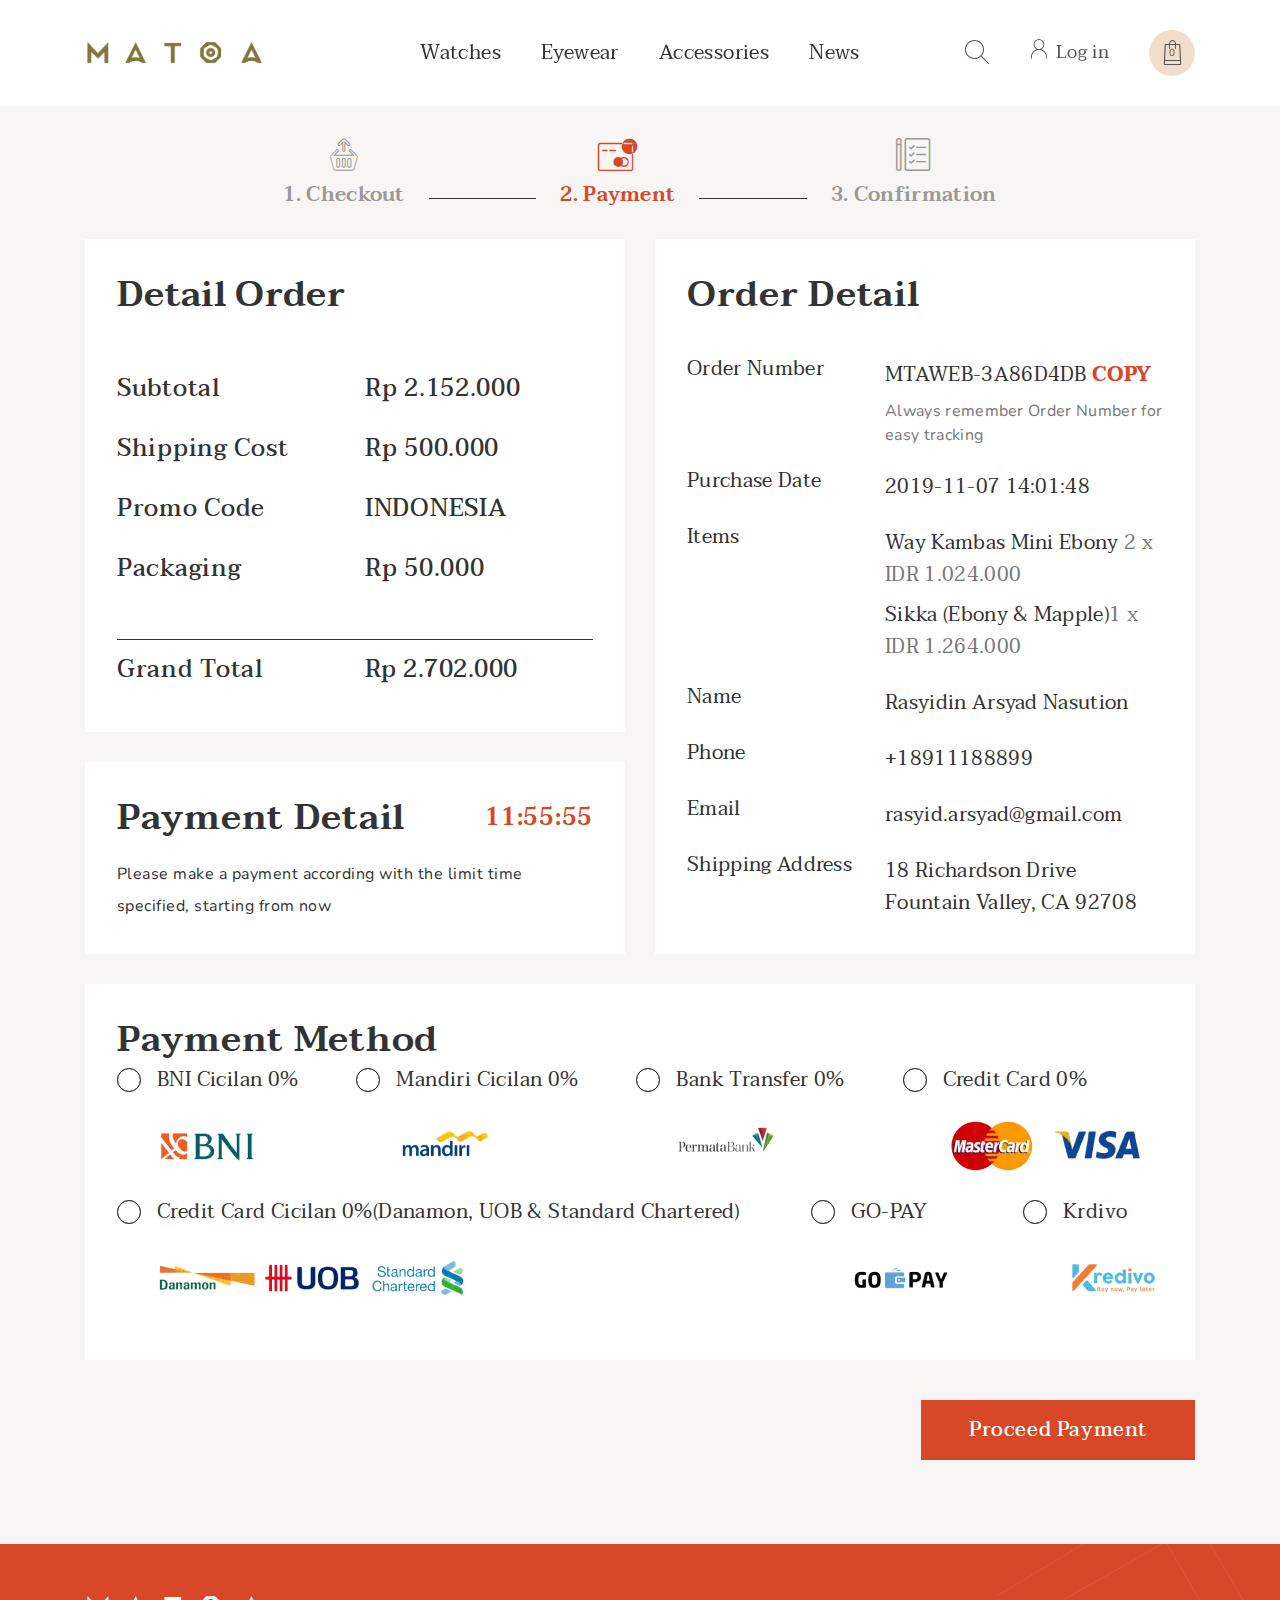
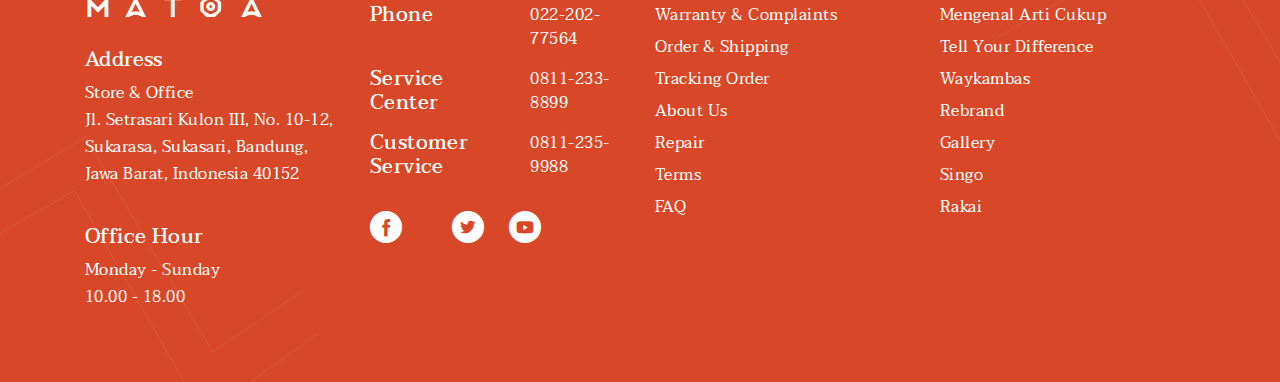
<file: payment.html>
<!DOCTYPE html>
<html lang="en">

<head>
	<title>Payment</title>
	<meta charset="UTF-8">
	<meta name="format-detection" content="telephone=no">
	<!-- <style>body{opacity: 0;}</style> -->
	<link rel="stylesheet" href="css/style.min.css?_v=20230306230905">
	<link rel="shortcut icon" href="favicon.ico">
	<!-- <meta name="robots" content="noindex, nofollow"> -->
	<meta name="viewport" content="width=device-width, initial-scale=1.0">
</head>

<body>
	<div class="wrapper">
		<header class="header" data-lp>
			<div class="header__container">

				<a href="" class="header__logo"><img src="img/logo.svg" alt="matoa"></a>
				<div class="header__menu menu">
					<nav class="menu__body">
						<ul class="menu__list">
							<li class="menu__item"><a href="" class="menu__link">Watches</a></li>
							<li class="menu__item"><a href="" class="menu__link">Eyewear</a></li>
							<li class="menu__item"><a href="" class="menu__link">Accessories</a></li>
							<li class="menu__item"><a href="" class="menu__link">News</a></li>
						</ul>
					</nav>
				</div>
				<div class="header__actions actions-header">
					<a data-popup="#search" href="" class="actions-header__search _icon-search"></a>
					<a data-da=".menu__body, 400" href="" class="actions-header__login _icon-user">Log in</a>
					<a href="" data-popup="#cart" class="actions-header__cart _icon-cart"><span>0</span></a>
					<button type="button" class="icon-menu"><span></span></button>

				</div>

			</div>
		</header>
		<main class="payment">
			<div class="payment__container">
				<div class="infographic">
					<div class="infographic__stage-one">
						<div class="infographic__img _icon-checkout"></div>
						<div class="infographic__text"><span>1.</span> Checkout</div>
					</div>
					<div class="infographic__div"></div>
					<div class="infographic__stage-two">
						<div class="infographic__img _icon-payment infographic__img_active"></div>
						<div class="infographic__text infographic__text_active"><span>2.</span> Payment</div>
					</div>
					<div class="infographic__div"></div>
					<div class="infographic__stage-three">
						<div class="infographic__img _icon-confirmation"></div>
						<div class="infographic__text"><span>3.</span> Confirmation</div>
					</div>
				</div>
				<div class="payment__columns">
					<div class="payment__column">
						<div class="detail-order">
							<h4 class="detail-order__title">Detail Order</h4>
							<div class="detail-order__info">
								<div class="detail-order__labels">
									<div class="label-order">Subtotal</div>
									<div class="label-order">Shipping Cost</div>
									<div class="label-order">Promo Code</div>
									<div class="label-order">Packaging</div>
								</div>
								<div class="detail-order__values">
									<div class="value-order">Rp 2.152.000</div>
									<div class="value-order">Rp 500.000</div>
									<div class="value-order">INDONESIA</div>
									<div class="value-order">Rp 50.000</div>
								</div>
							</div>
							<div class="detail-order__grand-total">
								<div class="detail-order__label">Grand Total</div>
								<div class="detail-order__price price price_big">Rp 2.702.000</div>
							</div>
						</div>
						<div class="payment-detail">
							<h4 class="payment-detail__title">Payment Detail <span>11:55:55</span></h4>

							<div class="payment-detail__text">Please make a payment according with the limit time
								specified, starting from now</div>
						</div>
					</div>
					<div class="payment__column">
						<div class="order-detail">
							<h4 class="order-detail__title">Order Detail</h4>
							<div class="order-detail__info">
								<div class="order-detail__row">
									<div class="order-detail__label">Order Number</div>
									<div class="order-detail__text">
										<p class="value">MTAWEB-3A86D4DB <span class="accent">COPY</span></p>
										<p class="description">Always remember Order Number for easy tracking</p>
									</div>
								</div>
								<div class="order-detail__row">
									<div class="order-detail__label">Purchase Date</div>
									<div class="order-detail__text">
										<p class="value">2019-11-07 14:01:48</p>
										<!-- <p class="description"></p> -->
									</div>
								</div>
								<div class="order-detail__row">
									<div class="order-detail__label">Items</div>
									<div class="order-detail__text">
										<p class="value">Way Kambas Mini Ebony <span>2 x IDR 1.024.000</span></p>
										<p class="value">Sikka (Ebony & Mapple)<span>1 x IDR 1.264.000</span></p>
									</div>
								</div>
								<div class="order-detail__row">
									<div class="order-detail__label">Name</div>
									<div class="order-detail__text">
										<p class="value">Rasyidin Arsyad Nasution</p>
										<!-- <p class="description"></p> -->
									</div>
								</div>
								<div class="order-detail__row">
									<div class="order-detail__label">Phone</div>
									<div class="order-detail__text">
										<p class="value">+18911188899</p>
										<!-- <p class="description"></p> -->
									</div>
								</div>
								<div class="order-detail__row">
									<div class="order-detail__label">Email</div>
									<div class="order-detail__text">
										<p class="value">rasyid.arsyad@gmail.com</p>
										<!-- <p class="description"></p> -->
									</div>
								</div>
								<div class="order-detail__row">
									<div class="order-detail__label">Shipping Address</div>
									<div class="order-detail__text">
										<p class="value">18 Richardson Drive
											Fountain Valley, CA 92708</p>
										<!-- <p class="description"></p> -->
									</div>
								</div>
							</div>
						</div>
					</div>
				</div>
				<div class="payment__row">
					<form action="#" class="payment-method">
						<div class="payment-method__body">
							<h4 class="payment-method__title">Payment Method</h4>
							<ul class="payment-method__items">
								<li class="payment-method__item">
									<input id="p-1" type="radio" name="pay-m" value="bni">
									<label for="p-1"><span>BNI Cicilan <span>0%</span></span>
										<div class="payment-method__image"><picture><source srcset="img/payment/01.webp" type="image/webp"><img src="img/payment/01.png" alt="BNI"></picture>
										</div>
									</label>
								</li>
								<li class="payment-method__item">
									<input id="p-2" type="radio" name="pay-m" value="Mandiri Cicilan">
									<label for="p-2"><span>Mandiri Cicilan <span>0%</span></span>
										<div class="payment-method__image"><picture><source srcset="img/payment/02.webp" type="image/webp"><img src="img/payment/02.png" alt="Mandiri Cicilan"></picture></div>
									</label>
								</li>
								<li class="payment-method__item">
									<input id="p-3" type="radio" name="pay-m" value="Bank Transfer">
									<label for="p-3"><span>Bank Transfer <span>0%</span></span>
										<div class="payment-method__image"><picture><source srcset="img/payment/03.webp" type="image/webp"><img src="img/payment/03.png" alt="Bank Transfer"></picture></div>

									</label>
								</li>
								<li class="payment-method__item">
									<input id="p-4" type="radio" name="pay-m" value="Credit Card">
									<label for="p-4"><span>Credit Card <span>0%</span></span>
										<div class="payment-method__image"><picture><source srcset="img/payment/04.webp" type="image/webp"><img src="img/payment/04.png" alt="Credit Card"></picture>
											<picture><source srcset="img/payment/05.webp" type="image/webp"><img src="img/payment/05.png" alt="Credit Card"></picture>
										</div>

									</label>
								</li>
								<li class="payment-method__item">
									<input id="p-5" type="radio" name="pay-m" value="Credit Card Cicilan">
									<label for="p-5"><span>Credit Card Cicilan <span>0%</span><span>(Danamon, UOB &
												Standard
												Chartered)</span></span>
										<div class="payment-method__image"> <picture><source srcset="img/payment/06.webp" type="image/webp"><img src="img/payment/06.png" alt="Credit Card Cicilan"></picture>
											<picture><source srcset="img/payment/07.webp" type="image/webp"><img src="img/payment/07.png" alt="Credit Card Cicilan"></picture>
											<picture><source srcset="img/payment/08.webp" type="image/webp"><img src="img/payment/08.png" alt="Credit Card Cicilan"></picture>
										</div>
									</label>
								</li>
								<li class="payment-method__item">
									<input id="p-6" type="radio" name="pay-m" value="GO-PAY">
									<label for="p-6"><span>GO-PAY</span>
										<div class="payment-method__image"><picture><source srcset="img/payment/09.webp" type="image/webp"><img src="img/payment/09.png" alt="go pay"></picture>
										</div>
									</label>
								</li>
								<li class="payment-method__item">
									<input id="p-7" type="radio" name="pay-m" value="Krdivo">
									<label for="p-7"><span>Krdivo</span>
										<div class="payment-method__image"><picture><source srcset="img/payment/10.webp" type="image/webp"><img src="img/payment/10.png" alt="Krdivo"></picture>
										</div>
									</label>
								</li>
							</ul>
						</div>
						<button type="submit" class="button">Proceed Payment</button>
					</form>
				</div>
			</div>
		</main>
		<footer data-spollers="991.98,max" class="footer">
			<div class="footer__container">
				<div class="footer__column">
					<div class="footer__logo">
						<a href="" class="footer__link"><picture><source srcset="img/footer/logo-footer.webp" type="image/webp"><img src="img/footer/logo-footer.png" alt="matoa"></picture></a>
					</div>
					<div class="footer__blocks">
						<div class="footer__block">
							<h4 class="footer__subtitle">Address</h4>
							<div class="footer__address">
								<p> Store & Office</p>
								<p>Jl. Setrasari Kulon III, No. 10-12,</p>
								<p> Sukarasa, Sukasari, Bandung,</p>
								<p>Jawa Barat, Indonesia 40152</p>
							</div>
						</div>
						<div class="footer__block">
							<h4 class="footer__subtitle">Office Hour</h4>
							<p>Monday - Sunday</p>
							<p>10.00 - 18.00</p>
						</div>
					</div>

				</div>
				<div class="footer__column">
					<button type="button" data-spoller class=" footer__title title title_small _icon-arrow-select">Get in
						touch</button>
					<div class="footer__contacts contact-footer ">
						<div class="contact-footer__body">
							<div class="contact-footer__caption caption-footer">Phone</div>
							<a class="contact-footer__value" href="tel:02220277564">022-202-77564</a>
							<div class="contact-footer__caption caption-footer">Service Center</div>
							<a class="contact-footer__value" href="tel:08112338899">0811-233-8899</a>
							<div class="contact-footer__caption caption-footer">Customer Service</div>
							<a class="contact-footer__value" href="tel:08112359988">0811-235-9988</a>
							<div class="footer__social social">
								<a href="#" class="social__item _icon-s-facebook"></a>
								<a href="#" class="social__item _icon-s-instagram"></a>
								<a href="#" class="social__item _icon-s-tweetter"></a>
								<a href="#" class="social__item _icon-s-youtube"></a>
							</div>
						</div>
					</div>

				</div>
				<div class="footer__column">

					<button type="button" data-spoller class="footer__title title title_small _icon-arrow-select">Useful
						Link</button>
					<nav class="footer__menu menu-footer ">
						<ul class="menu-footer__list">
							<li class="menu-footer__item"><a href="" class="menu-footer__link">Warranty & Complaints</a></li>
							<li class="menu-footer__item"><a href="" class="menu-footer__link">Order & Shipping</a></li>
							<li class="menu-footer__item"><a href="" class="menu-footer__link">Tracking Order</a></li>
							<li class="menu-footer__item"><a href="" class="menu-footer__link">About Us</a></li>
							<li class="menu-footer__item"><a href="" class="menu-footer__link">Repair</a></li>
							<li class="menu-footer__item"><a href="" class="menu-footer__link">Terms</a></li>
							<li class="menu-footer__item"><a href="" class="menu-footer__link">FAQ</a></li>
						</ul>
					</nav>
				</div>
				<div class="footer__column">
					<button type="button" data-spoller class="footer__title title title_small _icon-arrow-select">Campaign</button>
					<nav class="footer__menu menu-footer ">
						<ul class="menu-footer__list">
							<li class="menu-footer__item"><a href="" class="menu-footer__link">Mengenal Arti Cukup</a></li>
							<li class="menu-footer__item"><a href="" class="menu-footer__link">Tell Your Difference</a></li>
							<li class="menu-footer__item"><a href="" class="menu-footer__link">Waykambas</a></li>
							<li class="menu-footer__item"><a href="" class="menu-footer__link">Rebrand</a></li>
							<li class="menu-footer__item"><a href="" class="menu-footer__link">Gallery</a></li>
							<li class="menu-footer__item"><a href="" class="menu-footer__link">Singo</a></li>
							<li class="menu-footer__item"><a href="" class="menu-footer__link">Rakai</a></li>
						</ul>
					</nav>
				</div>
			</div>
		</footer>
	</div>
	<div id="search" aria-hidden="true" class="popup popup__search">
		<div class="popup__wrapper">
			<div class="popup__content">
				<button data-close type="button" class="popup__close popup__close_search"></button>
				<div class="popup__text">
					<form action="#" method="get" class="search-form">
						<div class="search-form__title title title_small">Search</div>
						<div class="search-form__body">
							<div class="search-form__line">
								<input data-required autocomplete="off" type="text" name="form[]" data-error="Error !" placeholder="Search" class="search-form__input input">
							</div>
							<button type="submit" class="button _icon-search"></button>
						</div>
					</form>
				</div>
			</div>
		</div>
	</div>

	<div id="cart" aria-hidden="true" class="popup popup_cart">
		<div class="popup__wrapper">
			<div class="popup__content popup__content_cart">
				<button data-close type="button" class="popup__close popup__close_cart"></button>
				<div class="popup__text">
					<form action="#" class="cart">
						<div class="cart__items">
							<div class="cart__item item-cart">
								<a href="" class="item-cart__image">
									<picture><source srcset="img/product/images/01.webp" type="image/webp"><img src="img/product/images/01.png" alt="Image"></picture>
								</a>
								<div class="item-cart__body">
									<div class="item-cart__info">
										<h4 class="item-cart__title cart-title">Way Kambas Mini Ebony</h4>
										<p class="item-cart__old-price old-price old-price_cart"><span>Rp 1.280.000</span>
										</p>
										<p class="item-cart__price price price_cart ">Rp 1.024.000</p>
										<div class="item-cart__options options-item-cart">
											<div class="options-item-cart__label">Custom Engrave</div>
											<div class="options-item-cart__value">“Happy | Birthday | from”</div>
										</div>
									</div>
									<div class="item-cart__actions">
										<div class="item-cart__packing">
											<label for="" class="item-cart__label">Select
												Packaging</label>
											<select name="form[]" data-class-modif="cart">
												<option value="1" selected>Wooden Packaging (Rp 50.000)</option>
												<option value="2">Wooden Packaging (Rp 50.000)</option>
												<option value="3">Wooden Packaging (Rp 40.000)</option>
												<option value="4">Wooden Packaging (Rp 30.000)</option>
											</select>
										</div>
										<div class="item-cart__management">
											<div data-quantity class="item-cart__quantity quantity ">
												<button data-quantity-minus type="button" class="quantity__button quantity__button_minus"></button>
												<div class="quantity__input">
													<input data-quantity-value autocomplete="off" type="text" name="form[]" value="1">
												</div>
												<button data-quantity-plus type="button" class="quantity__button quantity__button_plus"></button>
											</div>
											<div class="item-cart__total-price price price_cart">Rp 2.048.000</div>
											<button class="item-cart__delete border-button _icon-delete" type="button"></button>
										</div>
									</div>
								</div>
							</div>
						</div>
						<div class="cart__footer">
							<div class="cart__promo promo-cart">
								<label for="p-1" class="promo-cart__label">Kode Promo</label>
								<input id="p-1" autocomplete="off" type="text" name="form[]" data-error="Помилка" placeholder="INDONESIA" class="promo-cart__input">
								<div class="promo-cart__info">35% OFF</div>
							</div>
							<div class="cart__total total-cart">
								<div class="total-cart__label">Subtotal</div>
								<div class="total-cart__value">
									<div class="total-cart__old-price old-price old-price_cart"><span>Rp 3.312.000</span>
									</div>
									<div class="total-cart__price price price_cart">Rp 2.152.000</div>
								</div>
							</div>
							<button type="submit" class="cart__button button">Checkout</button>
						</div>
					</form>
				</div>
			</div>
		</div>
	</div>
	<script src="js/app.min.js?_v=20230306230905"></script>
</body>

</html>
</file>
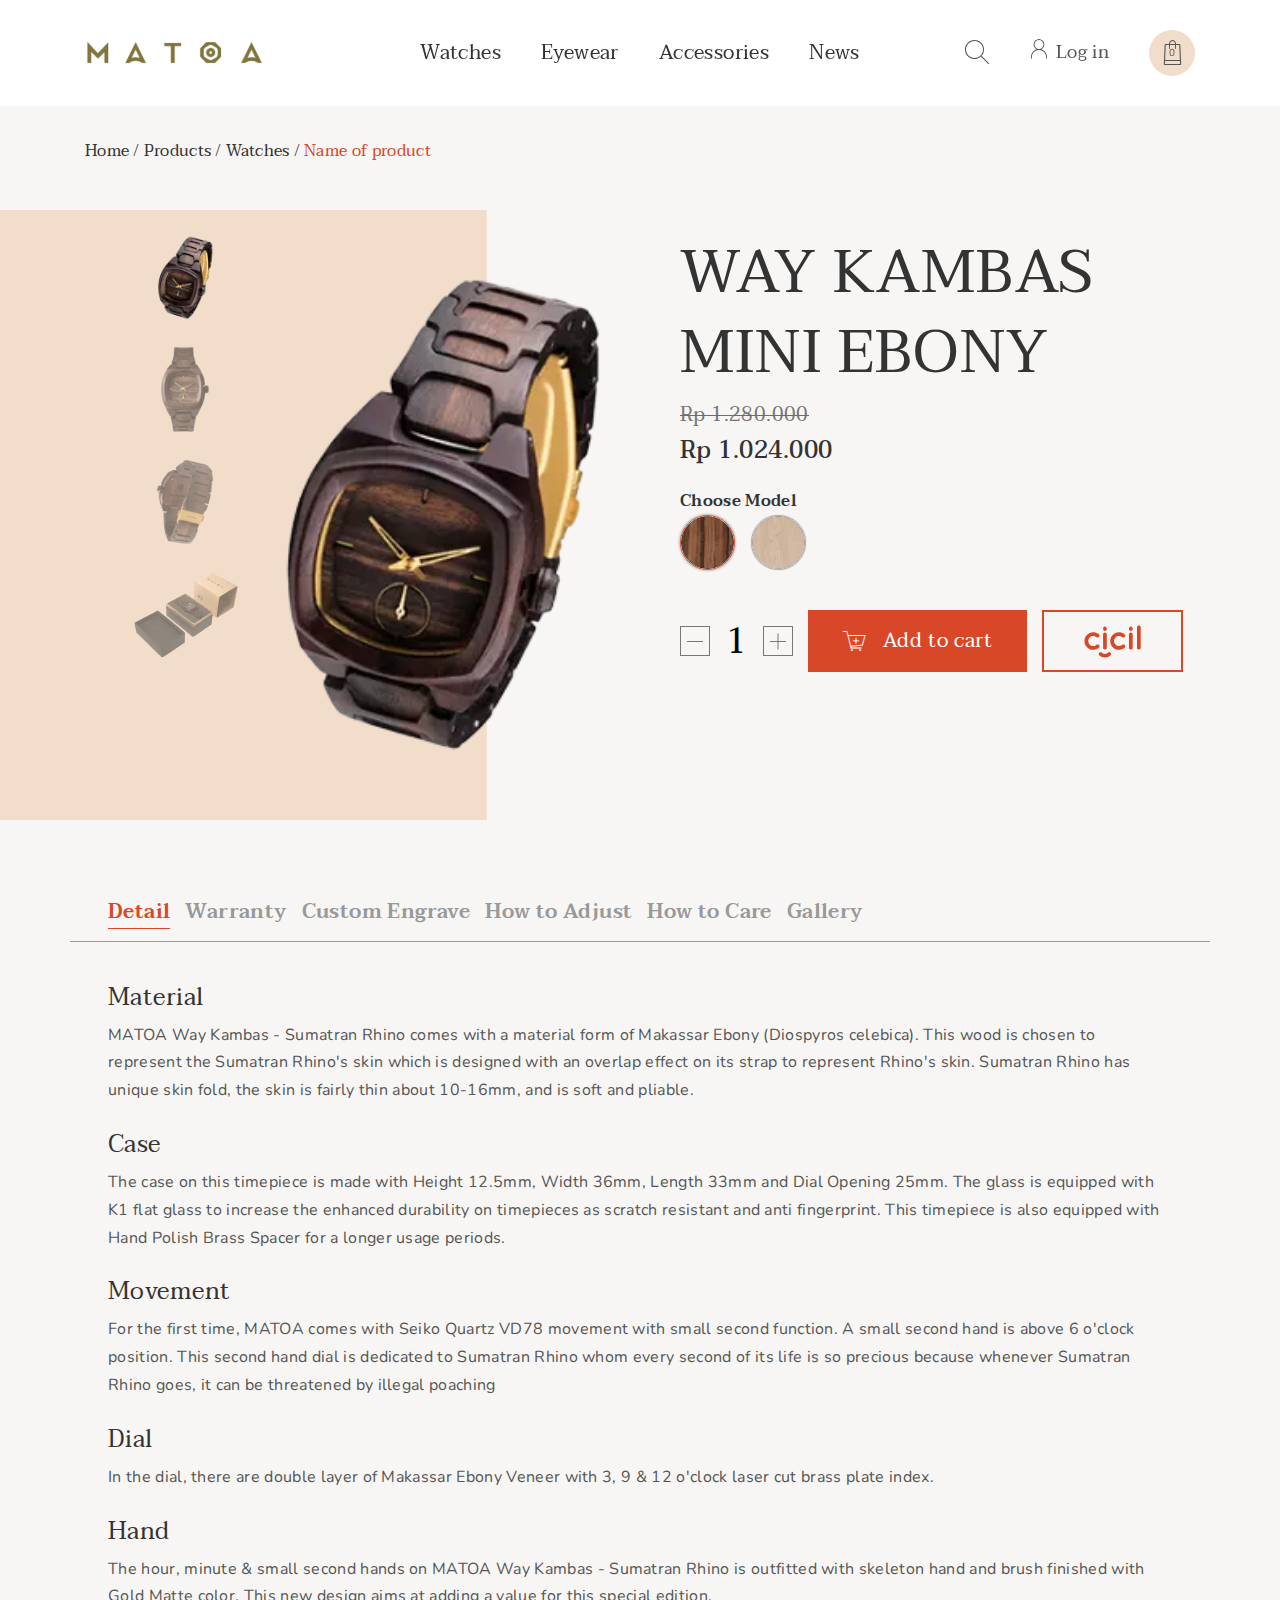
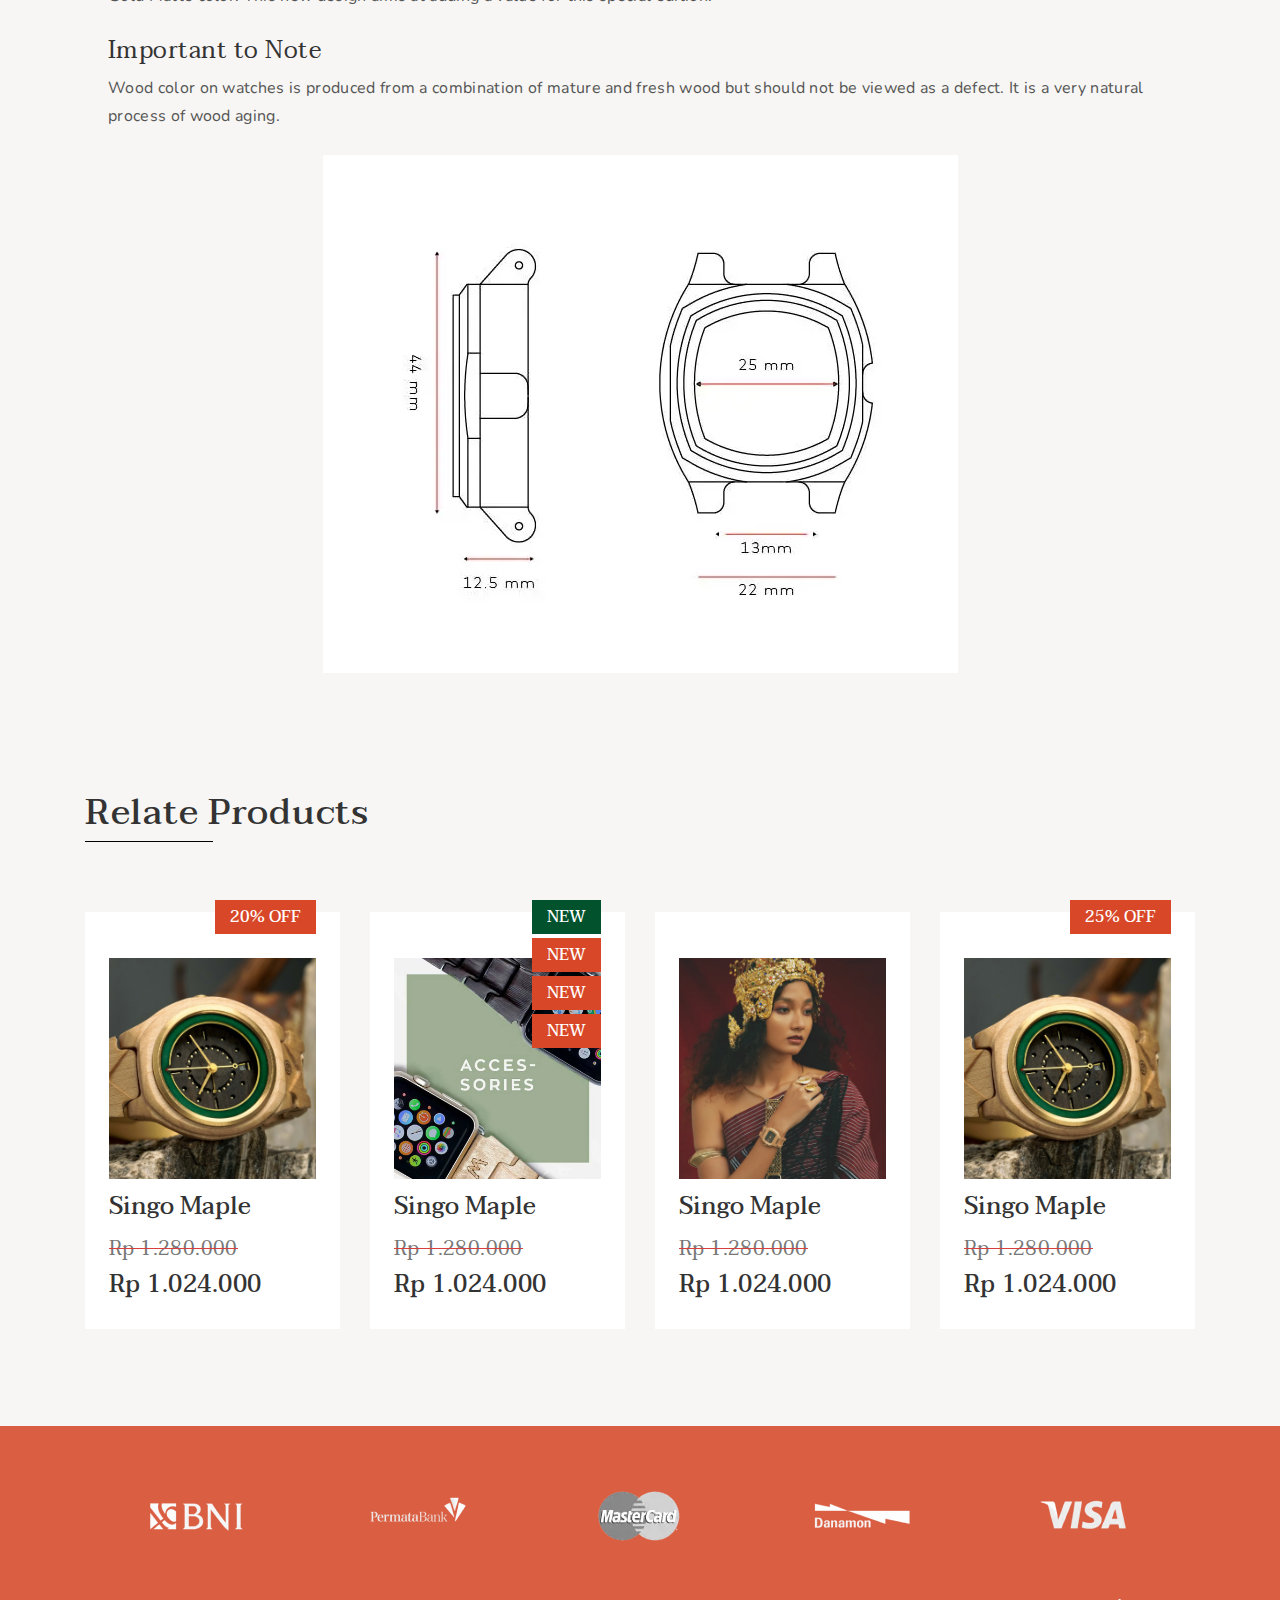
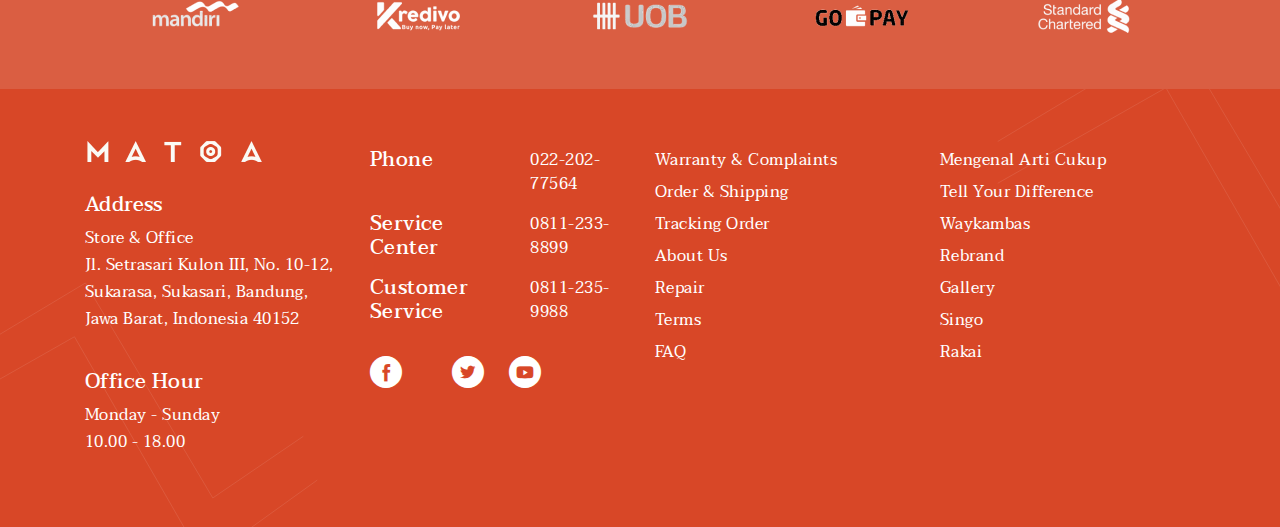
<file: product.html>
<!DOCTYPE html>
<html lang="en">

<head>
	<title>Product Page</title>
	<meta charset="UTF-8">
	<meta name="format-detection" content="telephone=no">
	<!-- <style>body{opacity: 0;}</style> -->
	<link rel="stylesheet" href="css/style.min.css?_v=20230306230905">
	<link rel="shortcut icon" href="favicon.ico">
	<!-- <meta name="robots" content="noindex, nofollow"> -->
	<meta name="viewport" content="width=device-width, initial-scale=1.0">
</head>

<body>
	<div class="wrapper">
		<header class="header" data-lp>
			<div class="header__container">

				<a href="" class="header__logo"><img src="img/logo.svg" alt="matoa"></a>
				<div class="header__menu menu">
					<nav class="menu__body">
						<ul class="menu__list">
							<li class="menu__item"><a href="" class="menu__link">Watches</a></li>
							<li class="menu__item"><a href="" class="menu__link">Eyewear</a></li>
							<li class="menu__item"><a href="" class="menu__link">Accessories</a></li>
							<li class="menu__item"><a href="" class="menu__link">News</a></li>
						</ul>
					</nav>
				</div>
				<div class="header__actions actions-header">
					<a data-popup="#search" href="" class="actions-header__search _icon-search"></a>
					<a data-da=".menu__body, 400" href="" class="actions-header__login _icon-user">Log in</a>
					<a href="" data-popup="#cart" class="actions-header__cart _icon-cart"><span>0</span></a>
					<button type="button" class="icon-menu"><span></span></button>

				</div>

			</div>
		</header>
		<main class="product">

			<nav class="product__breadcrumbs breadcrumbs">
				<div class="breadcrumbs__container">
					<ul class="breadcrumbs__list">
						<li class="breadcrumbs__item">
							<a href="" class="breadcrumbs__link">Home</a>
						</li>
						<li class="breadcrumbs__item">
							<a href="" class="breadcrumbs__link">Products</a>
						</li>
						<li class="breadcrumbs__item">
							<a href="" class="breadcrumbs__link">Watches</a>
						</li>
						<li class="breadcrumbs__item">
							<span class="breadcrumbs__current">Name of product</span>
						</li>
					</ul>
				</div>

			</nav>
			<section class="product__body body-product">
				<div class="body-product__container">
					<div class="body-product__images">


						<div class="images-preview">
							<div class="images-preview__slider swiper">
								<div class="images-preview__wrapper swiper-wrapper">
									<div class="images-preview__slide swiper-slide"><picture><source srcset="img/product/images/preview/01.webp" type="image/webp"><img src="img/product/images/preview/01.png" alt="Image Prev"></picture></div>
									<div class="images-preview__slide swiper-slide"><picture><source srcset="img/product/images/preview/02.webp" type="image/webp"><img src="img/product/images/preview/02.png" alt="Image Prev"></picture></div>
									<div class="images-preview__slide swiper-slide"><picture><source srcset="img/product/images/preview/03.webp" type="image/webp"><img src="img/product/images/preview/03.png" alt="Image Prev"></picture></div>
									<div class="images-preview__slide swiper-slide"><picture><source srcset="img/product/images/preview/04.webp" type="image/webp"><img src="img/product/images/preview/04.png" alt="Image Prev"></picture></div>
								</div>
							</div>
						</div>
						<div class="images-product">
							<div class="images-product__slider swiper">
								<div class="images-product__wrapper swiper-wrapper">
									<div class="images-product__slide swiper-slide"><picture><source srcset="img/product/images/01.webp" type="image/webp"><img src="img/product/images/01.png" alt="Image Big"></picture></div>
									<div class="images-product__slide swiper-slide"><picture><source srcset="img/product/images/02.webp" type="image/webp"><img src="img/product/images/02.png" alt="Image Big"></picture></div>
									<div class="images-product__slide swiper-slide"><picture><source srcset="img/product/images/03.webp" type="image/webp"><img src="img/product/images/03.png" alt="Image Big"></picture></div>
									<div class="images-product__slide swiper-slide"><picture><source srcset="img/product/images/04.webp" type="image/webp"><img src="img/product/images/04.png" alt="Image Big"></picture></div>
								</div>
							</div>
						</div>


					</div>
					<form action="#" class="body-product__content">
						<h1 data-da=".body-product__container, 600, first" class="body-product__title big-title">WAY
							KAMBAS
							MINI EBONY</h1>
						<div class="body-product__price price-product">
							<p class="price-product__old old-price"><span>Rp 1.280.000</span></p>
							<p class="price-product__value price">Rp 1.024.000</p>
						</div>
						<div class="body-product__model model-product">
							<div class="model-product__label">Choose Model</div>
							<div class="model-product__options">
								<div class="model-product__option option-product">
									<input checked type="radio" name="model" id="o-1" class="option-product__input" value="1">
									<label for="o-1" class="option-product__label"><picture><source srcset="img/product/models/01.webp" type="image/webp"><img src="img/product/models/01.jpg" alt="Model #1"></picture></label>
								</div>
								<div class="model-product__option option-product">
									<input type="radio" name="model" id="o-2" class="option-product__input" value="2">
									<label for="o-2" class="option-product__label"><picture><source srcset="img/product/models/02.webp" type="image/webp"><img src="img/product/models/02.jpg" alt="Model #2"></picture></label>
								</div>
							</div>

						</div>
						<div class="body-product__actions actions-product">
							<div data-quantity class="body-product__quantity quantity ">
								<button data-quantity-minus type="button" class="quantity__button quantity__button_minus"></button>
								<div class="quantity__input">
									<input data-quantity-value autocomplete="off" type="text" name="form[]" value="1">
								</div>
								<button data-quantity-plus type="button" class="quantity__button quantity__button_plus"></button>
							</div>
							<button type="button" class="body-product__add-to-cart button button_cart"><span class="_icon-cart-plus">Add to
									cart</span></button>
							<button type="button" class="body-product__cicil border-button border-button_cicil"><img src="img/icons/cicil.svg" alt=""></button>
						</div>
					</form>
				</div>
			</section>
			<section class="product__tabs tabs">
				<div class="tabs__container">
					<div data-tabs class="tabs-product">
						<nav data-tabs-titles class="tabs-product__navigation">
							<button type="button" class="tabs-product__title _tab-active">Detail</button>
							<button type="button" class="tabs-product__title">Warranty</button>
							<button type="button" class="tabs-product__title">Custom Engrave</button>
							<button type="button" class="tabs-product__title">How to Adjust</button>
							<button type="button" class="tabs-product__title">How to Care</button>
							<button type="button" class="tabs-product__title">Gallery</button>
						</nav>
						<div data-tabs-body class="tabs-product__content">
							<div class="tabs-product__body">
								<div class="tabs-product__block">
									<h3 class="tabs-product__label">Material</h3>
									<p>MATOA Way Kambas - Sumatran Rhino comes with a material form of Makassar Ebony
										(Diospyros
										celebica). This wood is chosen to represent the Sumatran Rhino's skin which is
										designed
										with an overlap effect on its strap to represent Rhino's skin. Sumatran Rhino
										has
										unique
										skin fold, the skin is fairly thin about 10-16mm, and is soft and pliable.</p>
								</div>
								<div class="tabs-product__block">
									<h3 class="tabs-product__label">Case</h3>
									<p>The case on this timepiece is made with Height 12.5mm, Width 36mm, Length 33mm
										and
										Dial Opening 25mm. The glass is equipped with K1 flat glass to increase the
										enhanced
										durability on timepieces as scratch resistant and anti fingerprint. This
										timepiece
										is also equipped with Hand Polish Brass Spacer for a longer usage periods.</p>
								</div>
								<div class="tabs-product__block">
									<h3 class="tabs-product__label">Movement</h3>
									<p>For the first time, MATOA comes with Seiko Quartz VD78 movement with small second
										function. A small second hand is above 6 o'clock position. This second hand dial
										is
										dedicated to Sumatran Rhino whom every second of its life is so precious because
										whenever Sumatran Rhino goes, it can be threatened by illegal poaching
									</p>
								</div>
								<div class="tabs-product__block">
									<h3 class="tabs-product__label">Dial</h3>
									<p>
										In the dial, there are double layer of Makassar Ebony Veneer with 3, 9 & 12
										o'clock
										laser cut brass plate index.
									</p>
								</div>
								<div class="tabs-product__block">
									<h3 class="tabs-product__label">Hand</h3>
									<p>
										The hour, minute & small second hands on MATOA Way Kambas - Sumatran Rhino is
										outfitted with skeleton hand and brush finished with Gold Matte color. This new
										design aims at adding a value for this special edition.
									</p>
								</div>
								<div class="tabs-product__block">
									<h3 class="tabs-product__label">Important to Note</h3>
									<p>
										Wood color on watches is produced from a combination of mature and fresh wood
										but
										should not be viewed as a defect. It is a very natural process of wood aging.
									</p>
								</div>
								<div class="tabs-product__image">
									<picture><source srcset="img/product/tabs-img/01.webp" type="image/webp"><img src="img/product/tabs-img/01.png" alt="Image"></picture>
								</div>

							</div>
							<div class="tabs-product__body">
								Вміст другого таба
							</div>
							<div class="tabs-product__body">
								Вміст третього таба
							</div>
							<div class="tabs-product__body">
								Вміст 4 таба
							</div>
							<div class="tabs-product__body">
								Вміст 5 таба
							</div>
							<div class="tabs-product__body">
								Вміст 6 таба
							</div>
						</div>
					</div>
				</div>
			</section>
			<section class="product__relate relate">
				<div class="relate__container">
					<h3 class="relate__title title">Relate Products</h3>
					<div class="relate__items">
						<article class="relate__item item-relate">
							<div class="item-relate__labels">
								<div class="item-relate__label item-relate__label_sale">20% OFF</div>
							</div>
							<a href="" class="item-relate__image-ibg">
								<picture><source data-srcset="img/product/relate/01.webp" srcset="[data-uri]" type="image/webp"><img src="[data-uri]"  data-src="img/product/relate/01.jpg" alt="Image"></picture>
							</a>
							<h4 class="item-relate__title title_semibold">
								<a href="" class="item-relate__link">Singo Maple</a>
							</h4>
							<p class="item-relate__old-price old-price"><span>Rp 1.280.000</span></p>
							<p class="item-relate__value-price price">Rp 1.024.000</p>
						</article>
						<article class="relate__item item-relate">
							<div class="item-relate__labels">
								<div class="item-relate__label item-relate__label_new">NEW</div>
								<div class="item-relate__label item-relate__label_sale">NEW</div>
								<div class="item-relate__label item-relate__label_sale">NEW</div>
								<div class="item-relate__label item-relate__label_sale">NEW</div>

							</div>
							<a href="" class="item-relate__image-ibg">
								<picture><source data-srcset="img/product/relate/02.webp" srcset="[data-uri]" type="image/webp"><img src="[data-uri]"  data-src="img/product/relate/02.jpg" alt="Image"></picture>
							</a>
							<h4 class="item-relate__title title_semibold">
								<a href="" class="item-relate__link">Singo Maple</a>
							</h4>
							<p class="item-relate__old-price old-price"><span>Rp 1.280.000</span></p>
							<p class="item-relate__value-price price">Rp 1.024.000</p>
						</article>
						<article class="relate__item item-relate">
							<div class="item-relate__labels">
								<div class="item-relate__label"></div>
							</div>
							<a href="" class="item-relate__image-ibg">
								<picture><source data-srcset="img/product/relate/03.webp" srcset="[data-uri]" type="image/webp"><img src="[data-uri]"  data-src="img/product/relate/03.jpg" alt="Image"></picture>
							</a>
							<h4 class="item-relate__title title_semibold">
								<a href="" class="item-relate__link">Singo Maple</a>
							</h4>
							<p class="item-relate__old-price old-price"><span>Rp 1.280.000</span></p>
							<p class="item-relate__value-price price">Rp 1.024.000</p>
						</article>
						<article class="relate__item item-relate">
							<div class="item-relate__labels">
								<div class="item-relate__label item-relate__label_sale ">25% OFF</div>
							</div>
							<a href="" class="item-relate__image-ibg">
								<picture><source data-srcset="img/product/relate/04.webp" srcset="[data-uri]" type="image/webp"><img src="[data-uri]"  data-src="img/product/relate/04.jpg" alt="Image"></picture>
							</a>
							<h4 class="item-relate__title title_semibold">
								<a href="" class="item-relate__link">Singo Maple</a>
							</h4>
							<p class="item-relate__old-price old-price"><span>Rp 1.280.000</span></p>
							<p class="item-relate__value-price price">Rp 1.024.000</p>
						</article>
					</div>

				</div>

			</section>
			<div class="product__clients clients">
				<div class="clients__container">
					<a class="clients__item" href=""><picture><source srcset="img/main/clients/01.webp" type="image/webp"><img src="img/main/clients/01.png" alt="bni"></picture></a>
					<a class="clients__item" href=""><picture><source srcset="img/main/clients/02.webp" type="image/webp"><img src="img/main/clients/02.png" alt="permata banc"></picture></a>
					<a class="clients__item" href=""><picture><source srcset="img/main/clients/03.webp" type="image/webp"><img src="img/main/clients/03.png" alt="MasterCard"></picture></a>
					<a class="clients__item" href=""><picture><source srcset="img/main/clients/04.webp" type="image/webp"><img src="img/main/clients/04.png" alt="Danamon"></picture></a>
					<a class="clients__item" href=""><picture><source srcset="img/main/clients/05.webp" type="image/webp"><img src="img/main/clients/05.png" alt="VISA"></picture></a>
					<a class="clients__item" href=""><picture><source srcset="img/main/clients/06.webp" type="image/webp"><img src="img/main/clients/06.png" alt="Mandiri"></picture></a>
					<a class="clients__item" href=""><picture><source srcset="img/main/clients/07.webp" type="image/webp"><img src="img/main/clients/07.png" alt="Kredivo"></picture></a>
					<a class="clients__item" href=""><picture><source srcset="img/main/clients/08.webp" type="image/webp"><img src="img/main/clients/08.png" alt="UOB"></picture></a>
					<a class="clients__item" href=""><picture><source srcset="img/main/clients/09.webp" type="image/webp"><img src="img/main/clients/09.png" alt="GoPay"></picture></a>
					<a class="clients__item" href=""><picture><source srcset="img/main/clients/10.webp" type="image/webp"><img src="img/main/clients/10.png" alt="Standart Chartered"></picture></a>
				</div>
			</div>

		</main>
		<footer data-spollers="991.98,max" class="footer">
			<div class="footer__container">
				<div class="footer__column">
					<div class="footer__logo">
						<a href="" class="footer__link"><picture><source srcset="img/footer/logo-footer.webp" type="image/webp"><img src="img/footer/logo-footer.png" alt="matoa"></picture></a>
					</div>
					<div class="footer__blocks">
						<div class="footer__block">
							<h4 class="footer__subtitle">Address</h4>
							<div class="footer__address">
								<p> Store & Office</p>
								<p>Jl. Setrasari Kulon III, No. 10-12,</p>
								<p> Sukarasa, Sukasari, Bandung,</p>
								<p>Jawa Barat, Indonesia 40152</p>
							</div>
						</div>
						<div class="footer__block">
							<h4 class="footer__subtitle">Office Hour</h4>
							<p>Monday - Sunday</p>
							<p>10.00 - 18.00</p>
						</div>
					</div>

				</div>
				<div class="footer__column">
					<button type="button" data-spoller class=" footer__title title title_small _icon-arrow-select">Get in
						touch</button>
					<div class="footer__contacts contact-footer ">
						<div class="contact-footer__body">
							<div class="contact-footer__caption caption-footer">Phone</div>
							<a class="contact-footer__value" href="tel:02220277564">022-202-77564</a>
							<div class="contact-footer__caption caption-footer">Service Center</div>
							<a class="contact-footer__value" href="tel:08112338899">0811-233-8899</a>
							<div class="contact-footer__caption caption-footer">Customer Service</div>
							<a class="contact-footer__value" href="tel:08112359988">0811-235-9988</a>
							<div class="footer__social social">
								<a href="#" class="social__item _icon-s-facebook"></a>
								<a href="#" class="social__item _icon-s-instagram"></a>
								<a href="#" class="social__item _icon-s-tweetter"></a>
								<a href="#" class="social__item _icon-s-youtube"></a>
							</div>
						</div>
					</div>

				</div>
				<div class="footer__column">

					<button type="button" data-spoller class="footer__title title title_small _icon-arrow-select">Useful
						Link</button>
					<nav class="footer__menu menu-footer ">
						<ul class="menu-footer__list">
							<li class="menu-footer__item"><a href="" class="menu-footer__link">Warranty & Complaints</a></li>
							<li class="menu-footer__item"><a href="" class="menu-footer__link">Order & Shipping</a></li>
							<li class="menu-footer__item"><a href="" class="menu-footer__link">Tracking Order</a></li>
							<li class="menu-footer__item"><a href="" class="menu-footer__link">About Us</a></li>
							<li class="menu-footer__item"><a href="" class="menu-footer__link">Repair</a></li>
							<li class="menu-footer__item"><a href="" class="menu-footer__link">Terms</a></li>
							<li class="menu-footer__item"><a href="" class="menu-footer__link">FAQ</a></li>
						</ul>
					</nav>
				</div>
				<div class="footer__column">
					<button type="button" data-spoller class="footer__title title title_small _icon-arrow-select">Campaign</button>
					<nav class="footer__menu menu-footer ">
						<ul class="menu-footer__list">
							<li class="menu-footer__item"><a href="" class="menu-footer__link">Mengenal Arti Cukup</a></li>
							<li class="menu-footer__item"><a href="" class="menu-footer__link">Tell Your Difference</a></li>
							<li class="menu-footer__item"><a href="" class="menu-footer__link">Waykambas</a></li>
							<li class="menu-footer__item"><a href="" class="menu-footer__link">Rebrand</a></li>
							<li class="menu-footer__item"><a href="" class="menu-footer__link">Gallery</a></li>
							<li class="menu-footer__item"><a href="" class="menu-footer__link">Singo</a></li>
							<li class="menu-footer__item"><a href="" class="menu-footer__link">Rakai</a></li>
						</ul>
					</nav>
				</div>
			</div>
		</footer>
	</div>
	<div id="search" aria-hidden="true" class="popup popup__search">
		<div class="popup__wrapper">
			<div class="popup__content">
				<button data-close type="button" class="popup__close popup__close_search"></button>
				<div class="popup__text">
					<form action="#" method="get" class="search-form">
						<div class="search-form__title title title_small">Search</div>
						<div class="search-form__body">
							<div class="search-form__line">
								<input data-required autocomplete="off" type="text" name="form[]" data-error="Error !" placeholder="Search" class="search-form__input input">
							</div>
							<button type="submit" class="button _icon-search"></button>
						</div>
					</form>
				</div>
			</div>
		</div>
	</div>

	<div id="cart" aria-hidden="true" class="popup popup_cart">
		<div class="popup__wrapper">
			<div class="popup__content popup__content_cart">
				<button data-close type="button" class="popup__close popup__close_cart"></button>
				<div class="popup__text">
					<form action="#" class="cart">
						<div class="cart__items">
							<div class="cart__item item-cart">
								<a href="" class="item-cart__image">
									<picture><source srcset="img/product/images/01.webp" type="image/webp"><img src="img/product/images/01.png" alt="Image"></picture>
								</a>
								<div class="item-cart__body">
									<div class="item-cart__info">
										<h4 class="item-cart__title cart-title">Way Kambas Mini Ebony</h4>
										<p class="item-cart__old-price old-price old-price_cart"><span>Rp 1.280.000</span>
										</p>
										<p class="item-cart__price price price_cart ">Rp 1.024.000</p>
										<div class="item-cart__options options-item-cart">
											<div class="options-item-cart__label">Custom Engrave</div>
											<div class="options-item-cart__value">“Happy | Birthday | from”</div>
										</div>
									</div>
									<div class="item-cart__actions">
										<div class="item-cart__packing">
											<label for="" class="item-cart__label">Select
												Packaging</label>
											<select name="form[]" data-class-modif="cart">
												<option value="1" selected>Wooden Packaging (Rp 50.000)</option>
												<option value="2">Wooden Packaging (Rp 50.000)</option>
												<option value="3">Wooden Packaging (Rp 40.000)</option>
												<option value="4">Wooden Packaging (Rp 30.000)</option>
											</select>
										</div>
										<div class="item-cart__management">
											<div data-quantity class="item-cart__quantity quantity ">
												<button data-quantity-minus type="button" class="quantity__button quantity__button_minus"></button>
												<div class="quantity__input">
													<input data-quantity-value autocomplete="off" type="text" name="form[]" value="1">
												</div>
												<button data-quantity-plus type="button" class="quantity__button quantity__button_plus"></button>
											</div>
											<div class="item-cart__total-price price price_cart">Rp 2.048.000</div>
											<button class="item-cart__delete border-button _icon-delete" type="button"></button>
										</div>
									</div>
								</div>
							</div>
						</div>
						<div class="cart__footer">
							<div class="cart__promo promo-cart">
								<label for="p-1" class="promo-cart__label">Kode Promo</label>
								<input id="p-1" autocomplete="off" type="text" name="form[]" data-error="Помилка" placeholder="INDONESIA" class="promo-cart__input">
								<div class="promo-cart__info">35% OFF</div>
							</div>
							<div class="cart__total total-cart">
								<div class="total-cart__label">Subtotal</div>
								<div class="total-cart__value">
									<div class="total-cart__old-price old-price old-price_cart"><span>Rp 3.312.000</span>
									</div>
									<div class="total-cart__price price price_cart">Rp 2.152.000</div>
								</div>
							</div>
							<button type="submit" class="cart__button button">Checkout</button>
						</div>
					</form>
				</div>
			</div>
		</div>
	</div>
	<script src="js/app.min.js?_v=20230306230905"></script>
</body>

</html>
</file>
<file: css/style.min.css>
@charset "UTF-8";@import url(https://fonts.googleapis.com/css?family=Nunito:300,regular&display=swap);@import url(https://fonts.googleapis.com/css?family=Taviraj:300,regular,500,600,700,900&display=swap);@font-face{font-family:icons;font-display:swap;src:url(../fonts/icons.woff2) format("woff2"),url(../fonts/icons.woff) format("woff");font-weight:400;font-style:normal}.select__value:after,[class*=_icon-]:before{font-family:icons;font-style:normal;font-weight:400;font-variant:normal;text-transform:none;line-height:1;-webkit-font-smoothing:antialiased;-moz-osx-font-smoothing:grayscale}[class*=_icon-]:before{display:block}._icon-arrow-select:before{content:"\e900"}._icon-arrow-slider:before{content:"\e901"}._icon-arrow-slider-long:before{content:"\e902"}._icon-cart:before{content:"\e903"}._icon-cart-plus:before{content:"\e904"}._icon-checkout:before{content:"\e905"}._icon-confirmation:before{content:"\e906"}._icon-delete:before{content:"\e907"}._icon-favorite:before{content:"\e908"}._icon-minus:before{content:"\e909"}._icon-payment:before{content:"\e90a"}._icon-plus:before{content:"\e90b"}._icon-search:before{content:"\e90c"}._icon-s-facebook:before{content:"\e90d"}._icon-s-Instagram:before{content:"\e90e"}._icon-s-tweetter:before{content:"\e90f"}._icon-s-youtube:before{content:"\e910"}._icon-trash:before{content:"\e911"}._icon-user:before{content:"\e912"}*{padding:0;margin:0;border:0}*,:after,:before{-webkit-box-sizing:border-box;box-sizing:border-box}body,html{height:100%;min-width:320px}body{color:#555;line-height:1;font-family:Nunito;font-size:1rem;-ms-text-size-adjust:100%;-moz-text-size-adjust:100%;-webkit-text-size-adjust:100%;-webkit-font-smoothing:antialiased;-moz-osx-font-smoothing:grayscale}button,input,textarea{font-family:Nunito;font-size:inherit}button{cursor:pointer;color:inherit;background-color:transparent}a{color:inherit;text-decoration:none}ul li{list-style:none}img{vertical-align:top}h1,h2,h3,h4,h5,h6{font-weight:inherit;font-size:inherit}svg{height:1em;width:1em}svg path{stroke:inherit;fill:inherit}body{background-color:#f7f6f4}.lock body{overflow:hidden;-ms-touch-action:none;touch-action:none;-ms-scroll-chaining:none;overscroll-behavior:none}.wrapper{min-height:100%;display:-webkit-box;display:-ms-flexbox;display:flex;-webkit-box-orient:vertical;-webkit-box-direction:normal;-ms-flex-direction:column;flex-direction:column;overflow:hidden}@supports (overflow:clip){.wrapper{overflow:clip}}.wrapper>main{-webkit-box-flex:1;-ms-flex:1 1 auto;flex:1 1 auto}.wrapper>*{min-width:0}[class*=__container]{max-width:71.25rem;margin:0 auto;padding:0 .9375rem}.button{display:-webkit-inline-box;display:-ms-inline-flexbox;display:inline-flex;padding:.875rem 3rem .875rem 3rem;-webkit-box-pack:center;-ms-flex-pack:center;justify-content:center;background-color:#d84727;font-family:Taviraj;font-weight:500;font-size:1.25rem;line-height:1.6;letter-spacing:.03em;color:#fff}.button._fw{width:100%}.button_h68{padding:1.125rem 2.1875rem 1.125rem 2.1875rem}.button_small{padding:.5rem 2.1875rem .5rem 2.1875rem;font-size:1rem;line-height:1.5}.button_big{font-weight:600;padding:1.125rem 2.1875rem 1.125rem 2.1875rem}.button_cart{padding:.875rem 2.1875rem;line-height:1.7}.button_cart span{display:-webkit-box;display:-ms-flexbox;display:flex;-webkit-box-align:center;-ms-flex-align:center;align-items:center;font-weight:400;gap:1.15625rem}.button_cart span::before{width:1.33125rem;-webkit-box-flex:0;-ms-flex:0 0 1.33125rem;flex:0 0 1.33125rem}.border-button{display:-webkit-inline-box;display:-ms-inline-flexbox;display:inline-flex;-webkit-box-pack:center;-ms-flex-pack:center;justify-content:center;background-color:transparent;border:.0625rem solid #d84727;padding:.9375rem 2.1875rem .875rem 2.1875rem;color:#d84727;font-family:Taviraj;font-weight:500;font-size:1.25rem;line-height:1.5;letter-spacing:.03em}.border-button._fw{width:100%}.border-button_small{border:.125rem solid #d84727;padding:1rem 2.1875rem .9375rem 2.1875rem;font-weight:400;font-size:16px;line-height:1.4375;letter-spacing:.02em}.border-button_big{padding:1rem 2.1875rem 1rem 2.1875rem;font-weight:400;font-size:1.25rem;line-height:1.6}.border-button_cicil{padding:.8125rem 2.5rem .75rem 2.5rem;border:.125rem solid #d84727}input[type=email],input[type=tel],input[type=text],textarea{-webkit-appearance:none;-moz-appearance:none;appearance:none}.input{border-radius:0!important;width:100%;display:block;padding:0 1.25rem;background:#fff;border:.01875rem solid #999}textarea.input{resize:none;padding:0 0}.select{position:relative}.select__body{position:relative}.select__title{text-align:left;border:.0625rem solid #333;background-color:#fff;cursor:pointer;width:100%;border-radius:none;font-family:Taviraj;font-weight:500;line-height:1.5;letter-spacing:.03em;color:#999}.select__value{display:-webkit-box;display:-ms-flexbox;display:flex;-webkit-box-align:center;-ms-flex-align:center;align-items:center;height:2.625rem;padding:0 .9375rem;gap:.625rem}.select__value>*{-webkit-box-flex:1;-ms-flex:1 1 auto;flex:1 1 auto}.select__value:after{content:"\e900";-ms-flex-item-align:stretch;-ms-grid-row-align:stretch;align-self:stretch;-webkit-box-flex:0;-ms-flex:0 0 10px;flex:0 0 10px;-webkit-transition:all .3s ease 0s;-o-transition:all .3s ease 0s;transition:all .3s ease 0s;display:-webkit-box;display:-ms-flexbox;display:flex;-webkit-box-pack:center;-ms-flex-pack:center;justify-content:center;-webkit-box-align:center;-ms-flex-align:center;align-items:center}._select-open .select__value:after{-webkit-transform:rotate(-180deg);-ms-transform:rotate(-180deg);transform:rotate(-180deg)}.select__value._select-pseudo-label::before{content:attr(data-pseudo-label);opacity:.5}.select__text{-webkit-box-flex:1;-ms-flex:1 1 auto;flex:1 1 auto}.select__input{width:100%;background-color:transparent;height:100%}.select__options{color:#999;position:absolute;top:calc(100% - .0625rem);border-radius:0 0 4px 4px;min-width:100%;left:0;background-color:#fff;border-top:0;border:.0625rem solid #333;border-top:0;padding:10px 0 5px 0}.select__scroll{overflow-y:auto;overflow-x:hidden;max-height:200px}.select__option{font-family:Taviraj;width:100%;text-align:left;cursor:pointer;padding:5px 15px;color:inherit}.select__option._select-selected{background-color:#eee}.select__row{display:-webkit-inline-box;display:-ms-inline-flexbox;display:inline-flex;-webkit-box-align:center;-ms-flex-align:center;align-items:center}.select._select-open{z-index:5}._select-tag{cursor:pointer}.quantity{width:7.0625rem;height:2.25rem;display:-webkit-box;display:-ms-flexbox;display:flex;-webkit-box-align:center;-ms-flex-align:center;align-items:center}.quantity__button{-webkit-box-flex:0;-ms-flex:0 0 1.875rem;flex:0 0 1.875rem;height:1.875rem;border:1px solid #777;position:relative;cursor:pointer;-webkit-transition:all .3s ease 0s;-o-transition:all .3s ease 0s;transition:all .3s ease 0s}.quantity__button::after,.quantity__button::before{content:"";position:absolute;top:50%;left:50%;-webkit-transition:all .3s ease 0s;-o-transition:all .3s ease 0s;transition:all .3s ease 0s;margin:0 0 0 -8px;background-color:#777;width:1rem;height:1px}.quantity__button_plus::before{-webkit-transform:rotate(-90deg);-ms-transform:rotate(-90deg);transform:rotate(-90deg)}.quantity__input{-webkit-box-flex:1;-ms-flex:1 1 auto;flex:1 1 auto}.quantity__input input{height:100%;background-color:transparent;font-family:Taviraj;font-size:36px;color:#000;width:100%;text-align:center}body::after{content:"";background-color:rgba(0,0,0,.5);position:fixed;width:100%;height:100%;top:0;left:0;opacity:0;-webkit-transition:opacity .8s ease 0s;-o-transition:opacity .8s ease 0s;transition:opacity .8s ease 0s;pointer-events:none;z-index:149}.popup-show body::after{opacity:1}.popup{position:fixed;top:0;left:0;bottom:0;right:0;padding:30px 10px;-webkit-transition:visibility .8s ease 0s;-o-transition:visibility .8s ease 0s;transition:visibility .8s ease 0s;visibility:hidden;pointer-events:none}.popup_show{z-index:150;visibility:visible;overflow:auto;pointer-events:auto}.popup_show .popup__content{visibility:visible;-webkit-transform:scale(1);-ms-transform:scale(1);transform:scale(1)}.popup__wrapper{display:-webkit-box;display:-ms-flexbox;display:flex;-webkit-box-orient:vertical;-webkit-box-direction:normal;-ms-flex-direction:column;flex-direction:column;-webkit-box-align:center;-ms-flex-align:center;align-items:center;min-height:100%;-webkit-box-flex:1;-ms-flex:1 1 auto;flex:1 1 auto;width:100%;display:flex;-webkit-box-pack:center;-ms-flex-pack:center;justify-content:center;align-items:center}.popup__content{visibility:hidden;-webkit-transform:scale(0);-ms-transform:scale(0);transform:scale(0);-webkit-transition:-webkit-transform .3s ease 0s;transition:-webkit-transform .3s ease 0s;-o-transition:transform .3s ease 0s;transition:transform .3s ease 0s;transition:transform .3s ease 0s,-webkit-transform .3s ease 0s;background-color:#eee;padding:20px;width:100%;max-width:900px;border-radius:20px}.lock .popup__content{visibility:visible}.popup__search .popup__content{max-width:37.5rem;padding:1.875rem}.popup__close{position:absolute;top:.625rem;right:.625rem;width:1.875rem;height:1.875rem}.popup__close::after,.popup__close::before{content:"";position:absolute;top:50%;left:0;background-color:#000;width:100%;height:1px}.popup__close::before{-webkit-transform:rotate(-45deg);-ms-transform:rotate(-45deg);transform:rotate(-45deg)}.popup__close::after{-webkit-transform:rotate(45deg);-ms-transform:rotate(45deg);transform:rotate(45deg)}[class*=-ibg]{position:relative}[class*=-ibg] img{position:absolute;width:100%;height:100%;top:0;left:0;-o-object-fit:cover;object-fit:cover}[class*=-ibg_contain] img{-o-object-fit:contain;object-fit:contain}.big-title{font-family:Taviraj;font-size:60px;line-height:1.33;letter-spacing:.02em;color:#333}.cart-title{font-family:Taviraj;font-size:1.25rem;line-height:1.2;letter-spacing:.02em;color:#333}.title{font-family:Taviraj;font-weight:500;font-size:2.25rem;line-height:1.11111111;letter-spacing:.02em;color:#333}.title::after{content:"";margin-top:.2222222222em;background-color:#000;width:3.5555555556em;height:.0625rem;display:block}.title_small::after{width:1.8055555556em}.title_semibold{font-weight:600}.popup__close_search{position:absolute;top:1.875rem;right:1.875rem;width:1.875rem;height:1.875rem}.search-form__title:not(:last-child){margin-bottom:1.1111111111em}.search-form__body{display:-webkit-box;display:-ms-flexbox;display:flex;-webkit-box-align:flex-stat;-ms-flex-align:flex-stat;align-items:flex-stat;gap:1.25rem}.search-form__line{-webkit-box-flex:1;-ms-flex:1 1 auto;flex:1 1 auto}.search-form__line .form__error{color:#d84727;padding-left:0;margin-top:.625rem}.search-form__input{height:3rem;color:#333;font-size:1.375rem}.search-form__input::-webkit-input-placeholder{color:#999}.search-form__input::-moz-placeholder{color:#999}.search-form__input:-ms-input-placeholder{color:#999}.search-form__input::-ms-input-placeholder{color:#999}.search-form__input::placeholder{color:#999}.social{padding-top:1rem;display:-webkit-box;display:-ms-flexbox;display:flex;-ms-flex-wrap:wrap;flex-wrap:wrap;gap:1.5625rem;font-size:2rem}.breadcrumbs{font-family:Taviraj;line-height:1.68;letter-spacing:.02em;color:#333}.breadcrumbs__container{overflow:auto}.breadcrumbs__list{display:-webkit-box;display:-ms-flexbox;display:flex;-webkit-column-gap:.25rem;-moz-column-gap:.25rem;column-gap:.25rem;white-space:nowrap}.breadcrumbs__item:not(:last-child){display:-webkit-box;display:-ms-flexbox;display:flex;-webkit-column-gap:.25rem;-moz-column-gap:.25rem;column-gap:.25rem}.breadcrumbs__item:not(:last-child)::after{content:"/"}.breadcrumbs__current{color:#d84727}.price{font-family:Taviraj;font-weight:500;font-size:1.5rem;line-height:1.7;letter-spacing:.02em;color:#333}.price_cart{font-weight:600;line-height:1.3}.old-price{font-family:Taviraj;font-size:20px;line-height:1.4;letter-spacing:.02em;color:#777}.old-price span::before{content:"";height:.0625rem;width:100%;background-color:#d93f3f;position:absolute;top:49%}.old-price_cart{font-size:16px;line-height:1.5}.infographic{padding:2rem;display:-webkit-box;display:-ms-flexbox;display:flex;-webkit-box-pack:center;-ms-flex-pack:center;justify-content:center;-webkit-column-gap:1.5rem;-moz-column-gap:1.5rem;column-gap:1.5rem;color:#999}.infographic__img{display:-webkit-box;display:-ms-flexbox;display:flex;-webkit-box-pack:center;-ms-flex-pack:center;justify-content:center;-webkit-box-align:center;-ms-flex-align:center;align-items:center;font-size:2.0625rem}.infographic__img:not(:last-child){margin-bottom:.75rem}.infographic__img_active{color:#d84727}.infographic__text{font-weight:600;font-size:1.25rem;line-height:1.2;white-space:nowrap}.infographic__text_active{color:#d84727}.infographic__div{position:relative;-webkit-transform:translateY(-.5rem);-ms-transform:translateY(-.5rem);transform:translateY(-.5rem);width:10.2702702703%;border-bottom:1px solid #333}.header{position:fixed;top:0;left:0;width:100%;z-index:50;background-color:rgba(255,255,255,.968627451)}.header__container{padding-top:.625rem;padding-bottom:.625rem;display:-ms-grid;display:grid;-webkit-box-align:center;-ms-flex-align:center;align-items:center;-ms-grid-columns:15rem 1fr 15rem;grid-template-columns:15rem 1fr 15rem}.header__logo{position:relative;z-index:5}.header__logo img{max-width:11.125rem}.menu__list{display:-webkit-box;display:-ms-flexbox;display:flex;-ms-flex-wrap:wrap;flex-wrap:wrap;row-gap:.1875rem;-webkit-box-align:center;-ms-flex-align:center;align-items:center;-webkit-box-pack:center;-ms-flex-pack:center;justify-content:center}.menu__link{font-family:Taviraj;font-size:1.25rem;line-height:1.7;letter-spacing:.02em;color:#333}.actions-header{position:relative;z-index:5;display:-webkit-box;display:-ms-flexbox;display:flex;-webkit-box-pack:end;-ms-flex-pack:end;justify-content:flex-end;-webkit-box-align:center;-ms-flex-align:center;align-items:center}.actions-header__search{font-size:1.6rem}.actions-header__search:hover{color:#da5e42}.actions-header__login{font-family:Taviraj;font-size:1.125rem;line-height:1.72;letter-spacing:.02em;display:-webkit-box;display:-ms-flexbox;display:flex;-ms-flex-wrap:nowrap;flex-wrap:nowrap;-webkit-column-gap:.5rem;-moz-column-gap:.5rem;column-gap:.5rem}.actions-header__login:hover{color:#da5e42}.actions-header__login::before{font-size:1.320625rem}.actions-header__cart{width:2.875rem;height:2.875rem;display:-webkit-box;display:-ms-flexbox;display:flex;-webkit-box-pack:center;-ms-flex-pack:center;justify-content:center;-webkit-box-align:center;-ms-flex-align:center;align-items:center;-webkit-box-flex:0;-ms-flex:0 0 2.875rem;flex:0 0 2.875rem;border-radius:50%;background-color:#f1ddc9;font-size:1.5rem;position:relative}.actions-header__cart span{position:absolute;width:100%;height:100%;top:0;left:0;font-size:.625rem;display:-webkit-box;display:-ms-flexbox;display:flex;-webkit-box-pack:center;-ms-flex-pack:center;justify-content:center;-webkit-box-align:center;-ms-flex-align:center;align-items:center}.actions-header__cart::before{font-size:1.5rem}.icon-menu{display:none}.footer{font-family:Taviraj;background-color:#d84727;color:#fff;overflow:hidden}.footer__container{display:-ms-grid;display:grid;-ms-grid-columns:(1fr)[4];grid-template-columns:repeat(4,1fr);gap:1.875rem;position:relative}.footer__container::after,.footer__container::before{content:"";position:absolute;width:25.8125rem;height:17.5rem;background:url(../img/footer/decor.svg) 0 0/100% no-repeat;z-index:0}.footer__container::before{content:"";left:0;top:44%;-webkit-transform:translate(calc((44% - 17px) * -1),0);-ms-transform:translate(calc((44% - 17px) * -1),0);transform:translate(calc((44% - 17px) * -1),0)}.footer__container::after{content:"";right:0;top:-13%;-webkit-transform:translate(calc(44% + 18px),0);-ms-transform:translate(calc(44% + 18px),0);transform:translate(calc(44% + 18px),0)}.footer__column{position:relative;z-index:1}.footer__logo{display:block;padding:.5625rem 0 1.6875rem 0;max-width:10.875rem}.footer__link img{max-width:11.125rem}.footer__blocks{display:-ms-grid;display:grid;gap:1.25rem}.footer__block{font-weight:400;font-size:1rem;line-height:1.5;letter-spacing:.03em}.footer__block p:not(:last-child){margin-bottom:.1875rem}.footer__block:not(:last-child){margin-bottom:1rem}.footer__subtitle{font-weight:500;font-size:1.25rem;line-height:1.5;letter-spacing:.02em}.footer__subtitle:not(:last-child){margin-bottom:.375rem}.footer__contacts{padding-top:1rem}.footer__title{font-weight:600;font-size:1.5rem;line-height:1.7;letter-spacing:.02em;color:#fff;cursor:default}.footer__title::after{background-color:#fff;margin-top:0;-webkit-transition:all .2s ease-in-out;-o-transition:all .2s ease-in-out;transition:all .2s ease-in-out}.footer__title._spoller-active::after{width:3.5555555556em;-webkit-transition:all 333ms ease-in-out;-o-transition:all 333ms ease-in-out;transition:all 333ms ease-in-out}.footer__social{-ms-grid-column-span:2;grid-column:span 2}.footer__menu{padding-top:1rem}.contact-footer__body{display:-ms-grid;display:grid;-ms-grid-columns:auto auto;grid-template-columns:auto auto;-ms-grid-rows:1fr;grid-template-rows:1fr;-webkit-column-gap:.9375rem;-moz-column-gap:.9375rem;column-gap:.9375rem;-webkit-box-pack:justify;-ms-flex-pack:justify;justify-content:space-between;row-gap:.5rem}.contact-footer__caption{font-weight:500;font-size:1.25rem;line-height:1.2;letter-spacing:.02em}.contact-footer__caption:not(:last-child){margin-bottom:.5rem}.contact-footer__value{font-weight:400;font-size:1rem;line-height:1.5;letter-spacing:.03em}.contact-footer__value:not(:last-child){margin-bottom:.5rem}.menu-footer__list{font-weight:400;font-size:1rem;line-height:1.5;letter-spacing:.03em}.menu-footer__item:not(:last-child){margin-bottom:.5rem}.main-slider{position:relative}.main-slider__container{position:relative}.main-slider__container::before{content:"";background-color:#f1ddc9;position:absolute;width:calc(100% - 30px);height:calc(100% - 54px);top:0;left:.9375rem}.main-slider__container::after{content:"";position:absolute;top:0;right:0;width:49.375rem;height:31.6875rem;-webkit-transform:translate(calc(31% - 15px),-21%);-ms-transform:translate(calc(31% - 15px),-21%);transform:translate(calc(31% - 15px),-21%);background:url(../img/main/swiper/decor/decor.svg) 0 0/100% no-repeat}.main-slider__slider{position:relative;z-index:1}.main-slider__arrows{position:relative;z-index:1;display:-webkit-box;display:-ms-flexbox;display:flex;gap:.9375rem;-webkit-box-pack:center;-ms-flex-pack:center;justify-content:center}.main-slider__arrow{-webkit-box-flex:0;-ms-flex:0 0 3.75rem;flex:0 0 3.75rem;height:3.75rem;border:.125rem solid #d84727;color:#d84727;display:-webkit-box;display:-ms-flexbox;display:flex;-webkit-box-pack:center;-ms-flex-pack:center;justify-content:center;-webkit-box-align:center;-ms-flex-align:center;align-items:center;font-size:1.5rem;-webkit-transition:all .3s;-o-transition:all .3s;transition:all .3s}.main-slider__arrow:nth-child(2){-webkit-transform:rotate(-180deg);-ms-transform:rotate(-180deg);transform:rotate(-180deg)}.slide-main-slider{display:-webkit-box;display:-ms-flexbox;display:flex;-webkit-column-gap:2.9375rem;-moz-column-gap:2.9375rem;column-gap:2.9375rem}.slide-main-slider__image-ibg_contain{-webkit-box-flex:0;-ms-flex:0 0 30%;flex:0 0 30%;-ms-flex-item-align:end;align-self:flex-end;padding-bottom:60.807292%;margin-bottom:1.25rem}.slide-main-slider__body{-webkit-box-flex:1;-ms-flex:1 1 auto;flex:1 1 auto}.slide-main-slider__title{font-family:Taviraj;line-height:1.33;letter-spacing:.02em;color:#333}.slide-main-slider__title::after{content:"";display:block;height:.0625rem;width:1.5833333333em;margin-top:.1333333333em;background-color:#333}.slide-main-slider__title:not(:last-child){margin-bottom:.4em}.slide-main-slider__text{max-width:33.125rem;font-style:normal;font-size:1rem;line-height:1.37;letter-spacing:.03em;color:#333}.slide-main-slider__text:not(:last-child){margin-bottom:.5rem}.slide-main-slider__more{text-decoration:underline;font-family:Taviraj;font-weight:600;line-height:1.68;letter-spacing:.03em;color:#333}.slide-main-slider__actions{display:-webkit-box;display:-ms-flexbox;display:flex;gap:1rem}.discover-now{padding-bottom:5.75rem}.discover-now__container{display:-webkit-box;display:-ms-flexbox;display:flex;gap:1.875rem}.discover-now__item{-webkit-box-flex:1;-ms-flex:1 1 47.368%;flex:1 1 47.368%;background-color:#fff}.item-discover-now{padding:2rem .625rem .625rem 2rem;-webkit-transform:translate(0,20%);-ms-transform:translate(0,20%);transform:translate(0,20%);opacity:0}.item-discover-now__title{font-family:Taviraj;font-size:1.75rem;line-height:1.14;color:#333}.item-discover-now__title span{font-weight:600}.item-discover-now__title:not(:last-child){margin-bottom:.5rem}.item-discover-now__body{display:-ms-grid;display:grid;-ms-grid-columns:auto;grid-template-columns:auto;-webkit-box-align:start;-ms-flex-align:start;align-items:start;-webkit-column-gap:.9375rem;-moz-column-gap:.9375rem;column-gap:.9375rem}.item-discover-now__text{position:relative;max-width:20.625rem;font-size:1rem;line-height:1.5;color:#777;letter-spacing:.03em;z-index:2}.item-discover-now__text:not(:last-child){margin-bottom:.25rem}.item-discover-now__link{-ms-grid-column-align:start;justify-self:start;position:relative;z-index:1;display:inline-block;font-family:Taviraj;font-weight:600;font-size:1rem;line-height:1.68;letter-spacing:.03em;border-bottom:.0625rem solid #333;-webkit-transition:all .3s;-o-transition:all .3s;transition:all .3s}.item-discover-now__image{display:block;-ms-grid-column-align:end;justify-self:end;height:150px;position:relative;z-index:0}.item-discover-now__image img{max-width:100%;max-height:9.375rem}._watcher-view .item-discover-now{opacity:1;-webkit-transform:translate(0,0);-ms-transform:translate(0,0);transform:translate(0,0);-webkit-transition:all .8s ease-in;-o-transition:all .8s ease-in;transition:all .8s ease-in}.monthly-deals{margin-bottom:141px}.monthly-deals__title{margin-bottom:6.75rem}.monthly-deals__body{display:-webkit-box;display:-ms-flexbox;display:flex;-ms-flex-wrap:wrap;flex-wrap:wrap;-webkit-box-align:start;-ms-flex-align:start;align-items:start;-webkit-box-pack:center;-ms-flex-pack:center;justify-content:center;-webkit-column-gap:1.875rem;-moz-column-gap:1.875rem;column-gap:1.875rem;row-gap:6.25rem}.touch .monthly-deals__body{row-gap:8.125rem;-webkit-box-align:unset;-ms-flex-align:unset;align-items:unset}.monthly-deals__item{-webkit-box-flex:0;-ms-flex:0 1 22.368%;flex:0 1 22.368%}.item-monthly-deals{position:relative;font-family:Taviraj;padding:0 1.5rem;-webkit-transform:translate(0,20%);-ms-transform:translate(0,20%);transform:translate(0,20%);opacity:0}.item-monthly-deals::before{content:"";background-color:#fff;position:absolute;width:100%;height:calc(100% + 1rem);top:0;left:0;z-index:0}.touch .item-monthly-deals::before{height:calc(100% + 4.875rem)}.item-monthly-deals__image{position:relative;z-index:1;-webkit-box-shadow:0 4px 4px rgba(0,0,0,.25);box-shadow:0 4px 4px rgba(0,0,0,.25);display:block;margin-top:-2.5rem;overflow:hidden}.item-monthly-deals__image:not(:last-child){margin-bottom:2rem}.item-monthly-deals__image img{width:100%;-webkit-transition:all .3s;-o-transition:all .3s;transition:all .3s}.item-monthly-deals__label{position:relative;z-index:1;font-weight:500;font-size:1.5rem;line-height:1.33;color:#333}.item-monthly-deals__label:not(:last-child){margin-bottom:.125rem}.item-monthly-deals__discount{position:relative;z-index:1;line-height:1.5;color:#777}.item-monthly-deals__discount:not(:last-child){margin-bottom:.375rem}.item-monthly-deals__price{position:relative;z-index:1;display:inline-block;line-height:1.5;color:#777}.item-monthly-deals__price span::before{content:"";height:.0625rem;width:100%;background-color:#d93f3f;position:absolute;top:49%}.item-monthly-deals__new-price{position:relative;z-index:1;font-size:24px;line-height:1.33;color:#333}.item-monthly-deals__hidden{padding:0 1.5rem;position:absolute;z-index:1;bottom:0;left:0;width:100%;opacity:0;visibility:hidden;-webkit-transition:all .3s ease 0s;-o-transition:all .3s ease 0s;transition:all .3s ease 0s;-webkit-transform:translate(0,64px);-ms-transform:translate(0,64px);transform:translate(0,64px)}.touch .item-monthly-deals__hidden{opacity:1;visibility:visible}.item-monthly-deals__actions{display:-webkit-box;display:-ms-flexbox;display:flex;-webkit-box-orient:horizontal;-webkit-box-direction:normal;-ms-flex-direction:row;flex-direction:row;-webkit-column-gap:.625rem;-moz-column-gap:.625rem;column-gap:.625rem}.item-monthly-deals__like{height:2.4375rem;width:2.4375rem;-webkit-box-flex:0;-ms-flex:0 0 2.4375rem;flex:0 0 2.4375rem;display:-webkit-box;display:-ms-flexbox;display:flex;-webkit-box-pack:center;-ms-flex-pack:center;justify-content:center;-webkit-box-align:center;-ms-flex-align:center;align-items:center;font-size:24px;color:#d84727;border:.0625rem solid #d84727}.item-monthly-deals__button{-webkit-box-flex:1;-ms-flex:1 1 9.875rem;flex:1 1 9.875rem;padding:.4375rem .9375rem}._watcher-view .item-monthly-deals{opacity:1;-webkit-transform:translate(0,0);-ms-transform:translate(0,0);transform:translate(0,0);-webkit-transition:all .8s ease-in;-o-transition:all .8s ease-in;transition:all .8s ease-in}.recent-news{font-family:Taviraj;position:relative}.recent-news__decor{position:absolute;width:100%;height:100%;z-index:1}.recent-news__decor::before{content:"";position:absolute;z-index:1;height:43.125rem;top:0;left:50%;background:url(../img/main/recent-news/decor/01.svg) 0 0/100% no-repeat}.recent-news__decor::after{content:"";position:absolute;z-index:0;top:2.3125rem;right:-.9375rem;width:44.444444%;height:28.625rem;background-color:#f1ddc9}.recent-news__container{position:relative;z-index:4}.recent-news__body{padding-top:2.625rem;padding-bottom:6.25rem;display:-webkit-box;display:-ms-flexbox;display:flex;-webkit-column-gap:.9375rem;-moz-column-gap:.9375rem;column-gap:.9375rem;-webkit-box-align:center;-ms-flex-align:center;align-items:center}.recent-news__image-ibg{-webkit-box-flex:0;-ms-flex:0 0 54.95%;flex:0 0 54.95%;padding-bottom:43.603604%;-webkit-box-shadow:0 4px 4px rgba(0,0,0,.25);box-shadow:0 4px 4px rgba(0,0,0,.25)}.content-recent-news__subtitle{font-size:1.25rem;line-height:2;letter-spacing:.02em;color:#777}.content-recent-news__subtitle:not(:last-child){margin-bottom:.5rem}.content-recent-news__title{line-height:48px;letter-spacing:.02em;color:#333}.content-recent-news__title:not(:last-child){margin-bottom:2.8125rem}.insta__items{display:-webkit-box;display:-ms-flexbox;display:flex;-ms-flex-wrap:wrap;flex-wrap:wrap}.insta__item{display:block;-webkit-box-flex:0;-ms-flex:0 0 20%;flex:0 0 20%;min-width:13.875rem}.insta__image-ibg{padding-bottom:100%;-webkit-transition:all .2s ease 0s;-o-transition:all .2s ease 0s;transition:all .2s ease 0s}.clients{background-color:#da5e42}.clients__container{display:-ms-grid;display:grid;-ms-grid-columns:(auto)[5];grid-template-columns:repeat(5,auto);-webkit-box-align:center;-ms-flex-align:center;align-items:center;justify-items:center}.collections__body{display:-ms-grid;display:grid;-ms-grid-columns:(1fr)[3];grid-template-columns:repeat(3,1fr);gap:2.1875rem}.collections__items{display:-ms-grid;display:grid;-ms-grid-columns:(1fr)[1];grid-template-columns:repeat(1,1fr);row-gap:2rem}.collections__footer{position:relative;display:-webkit-box;display:-ms-flexbox;display:flex;-webkit-box-pack:center;-ms-flex-pack:center;justify-content:center}.collections__footer::after,.collections__footer::before{content:"";display:block;background-color:#999;height:.0625rem;position:absolute;top:50%}.collections__footer::before{left:0}.collections__footer::after{right:0}.collections__button{-webkit-box-flex:0;-ms-flex:0 1 17rem;flex:0 1 17rem}.item-collections{display:-webkit-box;display:-ms-flexbox;display:flex;-webkit-box-align:start;-ms-flex-align:start;align-items:flex-start;gap:1.5rem}.item-collections__image{-webkit-box-flex:0;-ms-flex:0 0 8.1875rem;flex:0 0 8.1875rem;height:8.1875rem;background-color:#f1ddc9;-webkit-transition:all .2s ease 0s;-o-transition:all .2s ease 0s;transition:all .2s ease 0s;padding:.9375rem}.item-collections__image img{width:100%;height:100%;-o-object-fit:contain;object-fit:contain;-webkit-transition:all .3s ease 0s;-o-transition:all .3s ease 0s;transition:all .3s ease 0s}.item-collections__body{-webkit-box-flex:1;-ms-flex:1 1 11.875rem;flex:1 1 11.875rem;display:-webkit-box;display:-ms-flexbox;display:flex;-webkit-box-orient:vertical;-webkit-box-direction:normal;-ms-flex-direction:column;flex-direction:column;font-family:Taviraj}.item-collections__title{line-height:1.33;letter-spacing:.02em;color:#333}.item-collections__title:not(:last-child){margin-bottom:.25rem}.item-collections__price{display:inline-block;-ms-flex-item-align:start;align-self:flex-start;padding:0 .125rem;position:relative}.item-collections__price::before{content:"";position:absolute;top:50%;left:0;display:block;width:100%;height:.0625rem;background-color:#da5e42}.item-collections__new-price{font-weight:500;font-size:1.75rem;line-height:1.43;letter-spacing:.02em;color:#222}.testimonials__container{position:relative}.testimonials__container::before{content:"";position:absolute;top:0;left:0;-webkit-transform:translate(-32.0388349515%,-2.3333333333%);-ms-transform:translate(-32.0388349515%,-2.3333333333%);transform:translate(-32.0388349515%,-2.3333333333%);display:block;width:45.1754385965%;height:67.41573%;background-color:#f1ddc9;z-index:0}.testimonials__container::after{content:"";position:absolute;top:0;left:0;-webkit-transform:translate(-32.0388349515%,-22.3333333333%);-ms-transform:translate(-32.0388349515%,-22.3333333333%);transform:translate(-32.0388349515%,-22.3333333333%);display:block;width:27.09375rem;height:21.9375rem;background:url(../img/main/testimonials/decor/decor.svg) 0 0/100% no-repeat;z-index:1}.testimonials__title{display:inline-block;max-width:15.25rem;position:relative;left:calc(50% + 2.75rem)}.testimonials__title:not(:last-child){margin-bottom:.6875rem}.testimonials__slider{position:relative;z-index:2}.testimonials__arrows{display:-webkit-box;display:-ms-flexbox;display:flex;-webkit-column-gap:1.4375rem;-moz-column-gap:1.4375rem;column-gap:1.4375rem;padding-top:2rem;padding-left:1rem}.testimonials__arrow{font-size:1.5rem;color:#999}.testimonials__arrow_left{-webkit-transform:rotate(-180deg) scalex(.9);-ms-transform:rotate(-180deg) scalex(.9);transform:rotate(-180deg) scalex(.9)}.testimonials__arrow_right{-webkit-transform:scalex(.9);-ms-transform:scalex(.9);transform:scalex(.9)}.slide-testimonials{display:-webkit-box;display:-ms-flexbox;display:flex;-webkit-column-gap:5.5rem;-moz-column-gap:5.5rem;column-gap:5.5rem}.slide-testimonials__image{position:relative;-webkit-box-flex:0;-ms-flex:0 0 46.036036036%;flex:0 0 46.036036036%;-ms-flex-item-align:center;-ms-grid-row-align:center;align-self:center}.slide-testimonials__image img{max-width:100%}.slide-testimonials__content{-webkit-box-flex:1;-ms-flex:1 1 auto;flex:1 1 auto;display:-webkit-box;display:-ms-flexbox;display:flex;-webkit-box-orient:vertical;-webkit-box-direction:normal;-ms-flex-direction:column;flex-direction:column;-webkit-box-pack:end;-ms-flex-pack:end;justify-content:end;font-family:Taviraj;padding-bottom:3rem}.slide-testimonials__name{font-weight:700;font-size:1.5rem;line-height:1.33;letter-spacing:.03em;color:#333}.slide-testimonials__info{font-weight:300;line-height:2;letter-spacing:.03em;color:#777}.body-product:not(:last-child){margin-bottom:76px}.body-product__container{display:-ms-grid;display:grid;-ms-grid-columns:(1fr)[2];grid-template-columns:repeat(2,1fr);-webkit-column-gap:5rem;-moz-column-gap:5rem;column-gap:5rem;row-gap:1.5625rem}.body-product__images{min-width:0;padding:1.5rem 0;display:-webkit-box;display:-ms-flexbox;display:flex;position:relative}.body-product__images::before{content:"";display:block;height:100%;width:200%;background-color:#f1ddc9;position:absolute;right:0;top:0;-webkit-transform:translate(-11%,0);-ms-transform:translate(-11%,0);transform:translate(-11%,0)}.body-product__content{padding:1.5rem 0;-webkit-box-ordinal-group:2;-ms-flex-order:1;order:1}.body-product__title:not(:last-child){margin-bottom:.5rem}.body-product__price:not(:last-child){margin-bottom:1rem}.body-product__model{font-family:Taviraj;font-weight:600;line-height:1.68;letter-spacing:.02em;color:#333}.body-product__actions{display:-webkit-box;display:-ms-flexbox;display:flex;-webkit-box-align:center;-ms-flex-align:center;align-items:center;gap:.9375rem;-ms-flex-wrap:wrap;flex-wrap:wrap}.body-product__quantity{-webkit-box-flex:0;-ms-flex:0 0 7.0625rem;flex:0 0 7.0625rem}.body-product__add-to-cart{-ms-flex-negative:0;flex-shrink:0}.price-product__old{position:relative;display:inline-block}.old-price:not(:last-child){margin-bottom:.125rem}.model-product:not(:last-child){margin-bottom:2.5rem}.model-product__options{display:-webkit-box;display:-ms-flexbox;display:flex;gap:1rem;-webkit-box-align:start;-ms-flex-align:start;align-items:flex-start}.option-product{-webkit-box-flex:0;-ms-flex:0 0 3.4375rem;flex:0 0 3.4375rem}.option-product__input{position:absolute;width:0;left:0;opacity:0;top:0;left:0}.option-product__input:checked+.option-product__label{border-color:#d84727;opacity:1;-webkit-box-shadow:0 0 3px #777;box-shadow:0 0 3px #777}.option-product__label{cursor:pointer;display:block;height:3.4375rem;border-radius:50%;overflow:hidden;position:relative;border:1px solid #999;-webkit-box-shadow:0 0 1px #777;box-shadow:0 0 1px #777;opacity:.8}.option-product__label img{position:absolute;width:100%;height:100%;top:0;left:0;-o-object-fit:cover;object-fit:cover}.images-preview{min-width:0;-webkit-box-flex:0;-ms-flex:0 0 38.794727%;flex:0 0 38.794727%}.images-preview__wrapper.swiper-wrapper{-webkit-box-align:center;-ms-flex-align:center;align-items:center}.images-preview__slide{opacity:.5;cursor:pointer}.images-preview__slide img{width:100%;height:100%;-o-object-fit:contain;object-fit:contain}.images-preview__slide.swiper-slide-thumb-active{opacity:1;-webkit-transition:all .3s ease 0s;-o-transition:all .3s ease 0s;transition:all .3s ease 0s}.images-product{min-width:0;-webkit-box-flex:1;-ms-flex:1 1 auto;flex:1 1 auto}.images-product__slider{min-height:100%;display:-webkit-box;display:-ms-flexbox;display:flex}.images-product__slide{cursor:pointer;text-align:center}.images-product__slide img{width:100%;height:100%;-o-object-fit:contain;object-fit:contain}.tabs__container{padding:0 2.375rem}.tabs-product__navigation{position:relative;z-index:1;display:-webkit-box;display:-ms-flexbox;display:flex;-webkit-column-gap:.9375rem;-moz-column-gap:.9375rem;column-gap:.9375rem;row-gap:.9375rem;-webkit-box-pack:start;-ms-flex-pack:start;justify-content:flex-start;-ms-flex-wrap:wrap;flex-wrap:wrap;border-bottom:1px solid #999;padding:0 2.375rem .75rem;margin:0 -2.375rem}.tabs-product__navigation:not(:last-child){margin-bottom:2.5rem}.tabs-product__title{font-family:Taviraj;font-weight:600;font-size:1.25rem;line-height:1.6;letter-spacing:.02em;color:#999}.tabs-product__title::after{content:"";display:block;width:100%;height:1px;background-color:transparent}.tabs-product__title._tab-active{-webkit-transition:all .3s ease 0s;-o-transition:all .3s ease 0s;transition:all .3s ease 0s;color:#d84727}.tabs-product__title._tab-active::after{content:"";display:block;width:100%;height:1px;background-color:#d84727}.tabs-product__block:not(:last-child){margin-bottom:1.5rem}.tabs-product__label{font-family:Taviraj;font-size:1.5rem;line-height:1.33;letter-spacing:.02em;color:#333}.tabs-product__label:not(:last-child){margin-bottom:.5rem}.tabs-product p{line-height:1.74;letter-spacing:.02em;color:#555}.tabs-product__image{display:-webkit-box;display:-ms-flexbox;display:flex;-webkit-box-orient:vertical;-webkit-box-direction:normal;-ms-flex-direction:column;flex-direction:column;-webkit-box-align:center;-ms-flex-align:center;align-items:center;-webkit-box-pack:center;-ms-flex-pack:center;justify-content:center}.tabs-product__image img{max-width:100%}.relate__items{display:-ms-grid;display:grid;-ms-grid-columns:(1fr)[4];grid-template-columns:repeat(4,1fr);-webkit-column-gap:1.875rem;-moz-column-gap:1.875rem;column-gap:1.875rem;row-gap:1.875rem}.item-relate{position:relative;padding:2.875rem 1.5rem 1.5rem 1.5rem;background-color:#fff}.item-relate__labels{position:absolute;top:-.75rem;right:1.5rem}.item-relate__label{font-family:Taviraj;display:block;padding:.3125rem .9375rem;text-transform:uppercase;font-weight:500;line-height:1.5;color:#fff;position:relative;z-index:3}.item-relate__label:not(:last-child){margin-bottom:.25rem}.item-relate__label_sale{background-color:#d84727}.item-relate__label_new{background-color:#01522d}.item-relate__image-ibg{display:block;padding-bottom:106.7632850242%}.item-relate__image-ibg:not(:last-child){margin-bottom:.75rem}.item-relate__title{font-family:Taviraj;font-weight:500;font-size:1.5rem;line-height:1.33;color:#333}.item-relate__title:not(:last-child){margin-bottom:.75rem}.item-relate__old-price{position:relative;display:inline-block}.popup__content_cart{max-width:1110px;border-radius:0;padding:2rem}.popup__close_cart{opacity:0}.cart{display:-webkit-box;display:-ms-flexbox;display:flex;-webkit-box-orient:vertical;-webkit-box-direction:normal;-ms-flex-direction:column;flex-direction:column}.cart__footer{font-family:Taviraj;padding-top:2rem;display:-ms-grid;display:grid;row-gap:1.625rem;-ms-grid-columns:(1fr)[2];grid-template-columns:repeat(2,1fr)}.cart__promo{display:-webkit-box;display:-ms-flexbox;display:flex;-webkit-box-align:center;-ms-flex-align:center;align-items:center}.cart__total{display:-webkit-box;display:-ms-flexbox;display:flex;-webkit-box-align:center;-ms-flex-align:center;align-items:center;-webkit-box-pack:end;-ms-flex-pack:end;justify-content:flex-end}.cart__button{-ms-grid-column:1;grid-column-start:1;-ms-grid-column-span:2;grid-column-end:3}.item-cart{display:-webkit-box;display:-ms-flexbox;display:flex;-webkit-box-pack:justify;-ms-flex-pack:justify;justify-content:space-between;padding-bottom:2rem;border-bottom:.0625rem solid #777}.item-cart:not(:last-child){margin-bottom:2rem}.item-cart__image{display:block;position:relative;-webkit-box-flex:0;-ms-flex:0 0 9rem;flex:0 0 9rem;width:9rem;background-color:#f1ddc9;padding-bottom:9rem}.item-cart__image img{position:absolute;width:calc(100% - 20px);height:calc(100% - 20px);top:.625rem;left:.625rem;-o-object-fit:contain;object-fit:contain}.item-cart__image:not(:last-child){margin-right:2rem}.item-cart__body{-webkit-box-flex:1;-ms-flex-positive:1;flex-grow:1;display:-webkit-box;display:-ms-flexbox;display:flex;-webkit-box-pack:justify;-ms-flex-pack:justify;justify-content:space-between}.item-cart__old-price span{position:relative}.item-cart__actions{font-family:Taviraj;font-weight:500;letter-spacing:.03em;color:#333}.item-cart__packing{display:-webkit-box;display:-ms-flexbox;display:flex;-webkit-box-orient:vertical;-webkit-box-direction:normal;-ms-flex-direction:column;flex-direction:column;-webkit-box-align:end;-ms-flex-align:end;align-items:end}.item-cart__packing:not(:last-child){margin-bottom:2.5rem}.item-cart__label:not(:last-child){margin-bottom:.5rem}.item-cart__management{display:-webkit-box;display:-ms-flexbox;display:flex;-webkit-box-pack:end;-ms-flex-pack:end;justify-content:end}.item-cart__quantity{-webkit-box-flex:0;-ms-flex:0 1 6.875rem;flex:0 1 6.875rem}.item-cart__quantity:not(:last-child){margin-right:1rem}.item-cart__total-price{-ms-flex-item-align:center;-ms-grid-row-align:center;align-self:center;white-space:nowrap;line-height:1.25}.item-cart__total-price:not(:last-child){margin-right:2rem}.item-cart__delete{-webkit-box-flex:0;-ms-flex:0 0 2.25rem;flex:0 0 2.25rem;height:2.25rem;padding:0;display:-webkit-box;display:-ms-flexbox;display:flex;-webkit-box-align:center;-ms-flex-align:center;align-items:center;-webkit-box-pack:center;-ms-flex-pack:center;justify-content:center}.options-item-cart__label{font-family:Taviraj;line-height:1.5;letter-spacing:.03em;color:#555}.options-item-cart__label:not(:last-child){margin-bottom:.5rem}.promo-cart{color:#333}.promo-cart__label{margin-right:2rem;font-size:1.25rem;line-height:1.2;letter-spacing:.02em}.promo-cart__input{height:2.625rem;margin-right:1rem;border:.0625rem solid #333;padding:.5rem 1rem}.promo-cart__input::-webkit-input-placeholder{font-family:Taviraj}.promo-cart__input::-moz-placeholder{font-family:Taviraj}.promo-cart__input:-ms-input-placeholder{font-family:Taviraj}.promo-cart__input::-ms-input-placeholder{font-family:Taviraj}.promo-cart__input::placeholder{font-family:Taviraj}.promo-cart__info{color:#01522d;font-weight:500;font-size:1.25rem;line-height:1.2;letter-spacing:.02em}.total-cart__label{font-size:1.25rem;line-height:1.2;letter-spacing:.02em}.total-cart__label:not(:last-child){margin-right:2rem}.total-cart__value{text-align:right}.total-cart__old-price span{position:relative}.total-cart__old-price:not(:last-child){margin-bottom:.25rem}.total-cart__price{white-space:nowrap}.checkout{padding-top:6.625rem;padding-bottom:3.75rem;font-family:Taviraj;letter-spacing:.02em}.checkout__columns{display:-webkit-box;display:-ms-flexbox;display:flex;-webkit-box-pack:justify;-ms-flex-pack:justify;justify-content:space-between}.checkout__column{-webkit-box-flex:0;-ms-flex:0 1 calc(50% - 15px);flex:0 1 calc(50% - 15px)}.detail-order{padding:2rem;background-color:#fff}.detail-order__title{font-weight:600;font-size:2.25rem;line-height:1.33;color:#333;margin-bottom:2.5rem}.detail-order__info{display:-webkit-box;display:-ms-flexbox;display:flex;font-weight:500;font-size:1.5rem;line-height:2.5;letter-spacing:.03em;color:#333;padding-bottom:2.5rem;border-bottom:1px solid #333}.detail-order__labels{-webkit-box-flex:1;-ms-flex:1 1 50%;flex:1 1 50%;margin-right:20px}.detail-order__values{-webkit-box-flex:1;-ms-flex:1 1 50%;flex:1 1 50%}.detail-order__grand-total{display:-webkit-box;display:-ms-flexbox;display:flex;font-weight:500;font-size:1.5rem;line-height:2.5;letter-spacing:.03em;color:#333}.detail-order__label{-webkit-box-flex:1;-ms-flex:1 1 50%;flex:1 1 50%;margin-right:20px}.detail-order__price{-webkit-box-flex:1;-ms-flex:1 1 50%;flex:1 1 50%;line-height:2.5}.billing-address__body{padding:2rem;background-color:#fff}.billing-address__body:not(:last-child){margin-bottom:2.5rem}.billing-address__title{font-weight:600;font-size:2.25rem;line-height:1.33;color:#333;margin-bottom:2.5rem}.billing-address__actions{display:-ms-grid;display:grid;-ms-grid-columns:1fr 1fr;grid-template-columns:1fr 1fr;-webkit-column-gap:2.5rem;-moz-column-gap:2.5rem;column-gap:2.5rem}.form label{display:inline-block;width:100%}.form input{width:100%}.form input::-webkit-input-placeholder{font-family:Taviraj;font-size:20px;line-height:1.2;letter-spacing:.03em;color:#999}.form input::-moz-placeholder{font-family:Taviraj;font-size:20px;line-height:1.2;letter-spacing:.03em;color:#999}.form input:-ms-input-placeholder{font-family:Taviraj;font-size:20px;line-height:1.2;letter-spacing:.03em;color:#999}.form input::-ms-input-placeholder{font-family:Taviraj;font-size:20px;line-height:1.2;letter-spacing:.03em;color:#999}.form input::placeholder{font-family:Taviraj;font-size:20px;line-height:1.2;letter-spacing:.03em;color:#999}.form__manual-typing input{border-bottom:1px solid #333}.form__line{width:100%}.form__line:not(:last-child){margin-bottom:1.5rem}.form__border-button{padding:.9375rem .9375rem;font-size:1.25rem}.form__button{padding:.9375rem .9375rem;display:-webkit-box;display:-ms-flexbox;display:flex;-webkit-box-align:center;-ms-flex-align:center;align-items:center;-webkit-box-pack:center;-ms-flex-pack:center;justify-content:center;font-size:1.25rem}.caption{line-height:2;letter-spacing:.03em;color:#000}.select__title{border:none;border-bottom:1px solid #333}._select-open .select__title{border:1px solid #333}.select__value{padding-left:0}._select-open .select__value{padding-left:5px}.select__option{padding-left:0}._select-open .select__option{padding-left:5px}.payment{padding-top:6.625rem;padding-bottom:5.25rem;font-family:Taviraj;letter-spacing:.02em}.payment__columns{display:-webkit-box;display:-ms-flexbox;display:flex;-webkit-box-pack:justify;-ms-flex-pack:justify;justify-content:space-between}.payment__columns:not(:last-child){margin-bottom:1.875rem}.payment__column{-webkit-box-flex:0;-ms-flex:0 1 calc(50% - 15px);flex:0 1 calc(50% - 15px)}.detail-order:not(:last-child){margin-bottom:1.875rem}.payment-detail{padding:2rem;background-color:#fff}.payment-detail__title{display:-webkit-box;display:-ms-flexbox;display:flex;-webkit-box-pack:justify;-ms-flex-pack:justify;justify-content:space-between;font-weight:600;font-size:2.25rem;line-height:1.33;letter-spacing:.02em;color:#333}.payment-detail__title span{font-weight:600;font-size:1.5rem;line-height:2;color:#d84727}.payment-detail__title:not(:last-child){margin-bottom:1rem}.payment-detail__text{font-family:Nunito;line-height:2;letter-spacing:.03em;color:#333}.order-detail{height:100%;padding:2rem;background-color:#fff}.order-detail__title{font-weight:600;font-size:2.25rem;line-height:1.33;letter-spacing:.02em;color:#333}.order-detail__title:not(:last-child){margin-bottom:2.5rem}.order-detail__info{color:#333;font-size:1.25rem}.order-detail__row{display:-webkit-box;display:-ms-flexbox;display:flex}.order-detail__row:not(:last-child){margin-bottom:1.5rem}.order-detail__label{-webkit-box-flex:1;-ms-flex:1 1 33%;flex:1 1 33%;margin-right:.9375rem}.order-detail__text{-webkit-box-flex:1;-ms-flex:1 1 66%;flex:1 1 66%;max-width:17.375rem}.value{line-height:1.6}.value:not(:last-child){margin-bottom:.5rem}.value span{color:#777}.value span.accent{color:#d84727;font-weight:700;text-align:right}.description{font-family:Nunito;font-size:1rem;line-height:1.5;letter-spacing:.02em;color:#777}.description:not(:last-child){margin-bottom:.5rem}.payment-method{display:-webkit-box;display:-ms-flexbox;display:flex;-webkit-box-orient:vertical;-webkit-box-direction:normal;-ms-flex-direction:column;flex-direction:column;font-size:20px;line-height:1.6;letter-spacing:.02em;color:#333}.payment-method__body{padding:2rem;background-color:#fff}.payment-method__body:not(:last-child){margin-bottom:2.5rem}.payment-method__title{font-weight:600;font-size:2.25rem;line-height:1.33;letter-spacing:.02em;color:#333}.payment-method__items{display:-webkit-box;display:-ms-flexbox;display:flex;-ms-flex-wrap:wrap;flex-wrap:wrap;-webkit-box-pack:justify;-ms-flex-pack:justify;justify-content:space-between}.payment-method__item{display:-webkit-box;display:-ms-flexbox;display:flex;-webkit-box-orient:horizontal;-webkit-box-direction:normal;-ms-flex-direction:row;flex-direction:row;-ms-flex-wrap:wrap;flex-wrap:wrap;font-size:1.25rem;line-height:1.6}.payment-method__item:not(:last-child){margin-right:.9375rem}.payment-method__item input{-ms-flex-item-align:start;-ms-grid-row-align:start;align-self:start;margin-right:1rem;position:relative;z-index:0;top:4px;left:0;width:24px;height:24px}.payment-method__item input::before{content:"";display:block;width:24px;height:24px;top:0;left:0;border-radius:50%;border:1px solid #333;position:relative;z-index:1}.payment-method__item input:focus::before{content:"";display:block;width:24px;height:24px;border-radius:50%;border:1px solid #d84727}.payment-method__item input:focus::after{content:"";display:block;width:16px;height:16px;top:4px;left:4px;border-radius:50%;background-color:#d84727;position:absolute;z-index:2}.payment-method__item label{display:-webkit-box;display:-ms-flexbox;display:flex;-webkit-box-orient:vertical;-webkit-box-direction:normal;-ms-flex-direction:column;flex-direction:column}.payment-method__image img{max-width:6.25rem;max-height:6.25rem}.payment-method__image img:not(:last-child){margin-right:2.0625rem}.button{-ms-flex-item-align:end;align-self:flex-end}.confirmation{padding-top:6.625rem;padding-bottom:5.25rem;font-family:Taviraj;letter-spacing:.02em}.confirmation__columns{display:-webkit-box;display:-ms-flexbox;display:flex;-webkit-box-pack:justify;-ms-flex-pack:justify;justify-content:space-between}.confirmation__column{-webkit-box-flex:0;-ms-flex:0 1 calc(50% - 15px);flex:0 1 calc(50% - 15px)}.order-confirmed{height:100%;padding:3.75rem 5.375rem 2.625rem;background-color:#fff;text-align:center;display:-webkit-box;display:-ms-flexbox;display:flex;-webkit-box-orient:vertical;-webkit-box-direction:normal;-ms-flex-direction:column;flex-direction:column;-webkit-box-align:stretch;-ms-flex-align:stretch;align-items:stretch}.order-confirmed__img{display:-webkit-box;display:-ms-flexbox;display:flex;-webkit-box-pack:center;-ms-flex-pack:center;justify-content:center}.order-confirmed__img img{max-width:22.9375rem;width:100%}.order-confirmed__img:not(:last-child){margin-bottom:2.5rem}.order-confirmed__title{font-weight:500;font-size:1.5rem;line-height:1.33;letter-spacing:.02em;color:#333}.order-confirmed__title:not(:last-child){margin-bottom:1rem}.order-confirmed__text{font-family:Nunito;line-height:1.5;text-align:center;letter-spacing:.02em;color:#333}.order-confirmed__text:not(:last-child){margin-bottom:3.75rem}.order-confirmed__button{-ms-flex-item-align:stretch;-ms-grid-row-align:stretch;align-self:stretch}.order-details{height:100%;padding:2rem;background-color:#fff}.order-details__delivery{font-family:Nunito;line-height:2;letter-spacing:.02em;color:#333}.order-details__delivery ul{display:-webkit-box;display:-ms-flexbox;display:flex}.order-details__delivery ul li::before{content:"";display:inline-block;position:relative;top:.4375rem;left:0;width:1.5rem;height:1.5rem;margin-right:.5rem}.order-details__delivery:not(:last-child){margin-bottom:2rem}.no-webp .order-details__time::before{background:url(../img/confirmation/time-icon.png) 50% no-repeat}.no-webp .order-details__courier::before{background:url(../img/confirmation/courier-icon.png) 50% no-repeat}.order-details__items{font-size:20px;line-height:1.6;letter-spacing:.02em;color:#333}.order-details__items .item-info{color:#777}.order-details__items:not(:last-child){margin-bottom:.8125rem}.order-details__total-cost-list{font-weight:500;font-size:1.5rem;line-height:2;letter-spacing:.03em;color:#333}.order-details__total-cost-list .item-row{display:-webkit-box;display:-ms-flexbox;display:flex}.order-details__total-cost-list .item-row__label{-webkit-box-flex:0;-ms-flex:0 1 auto;flex:0 1 auto;width:11.25rem}.order-details__total-cost-list .item-row__value{-webkit-box-flex:1;-ms-flex:1 1 auto;flex:1 1 auto;-ms-flex-wrap:wrap;flex-wrap:wrap}.order-details__total-cost-list:not(:last-child){margin-bottom:1.5rem}.order-details__grand-total{padding:1rem 0;font-weight:500;line-height:3.75rem;letter-spacing:.03em;color:#333;display:-webkit-box;display:-ms-flexbox;display:flex;-webkit-box-pack:justify;-ms-flex-pack:justify;justify-content:space-between;-webkit-box-align:center;-ms-flex-align:center;align-items:center;border-top:1px solid #999;border-bottom:1px solid #999}.order-details__grand-total .label{font-size:1.5rem;margin-right:2rem}.order-details__grand-total .value{font-size:2.25rem}.order-details__grand-total:not(:last-child){margin-bottom:1rem}.order-details__address{font-size:20px;line-height:1.6;letter-spacing:.02em;color:#333;display:-webkit-box;display:-ms-flexbox;display:flex}.order-details__address .label{-webkit-box-flex:0;-ms-flex:0 0 auto;flex:0 0 auto;width:11.25rem;margin-right:2rem}.order-details__address .value{-webkit-box-flex:1;-ms-flex:1 1 auto;flex:1 1 auto}.swiper{overflow:hidden}.swiper-wrapper{-webkit-box-sizing:content-box;box-sizing:content-box;display:-webkit-box;display:-ms-flexbox;display:flex;position:relative}.swiper-vertical .swiper-wrapper{-webkit-box-orient:vertical;-webkit-box-direction:normal;-ms-flex-direction:column;flex-direction:column}.swiper-initialized .swiper-slide{-ms-flex-negative:0;flex-shrink:0}.swiper-android .swiper-slide,.swiper-android .swiper-wrapper{-webkit-transform:translate3d(0,0,0);transform:translate3d(0,0,0)}.swiper-button-lock{display:none!important}@font-face{font-family:lg;src:url([data-uri]) format("woff2"),url([data-uri]) format("woff");font-weight:400;font-style:normal;font-display:block}.lg-icon{font-family:lg!important;speak:never;font-style:normal;font-weight:400;font-variant:normal;text-transform:none;line-height:1;-webkit-font-smoothing:antialiased;-moz-osx-font-smoothing:grayscale}.lg-container{font-family:system-ui,-apple-system,"Segoe UI",Roboto,"Helvetica Neue",Arial,"Noto Sans","Liberation Sans",sans-serif,"Apple Color Emoji","Segoe UI Emoji","Segoe UI Symbol","Noto Color Emoji"}.lg-next,.lg-prev{background-color:rgba(0,0,0,.45);border-radius:2px;color:#999;cursor:pointer;display:block;font-size:22px;margin-top:-10px;padding:8px 10px 9px;position:absolute;top:50%;z-index:1080;outline:0;border:none}.lg-next.disabled,.lg-prev.disabled{opacity:0!important;cursor:default}.lg-next:hover:not(.disabled),.lg-prev:hover:not(.disabled){color:#fff}.lg-single-item .lg-next,.lg-single-item .lg-prev{display:none}.lg-next{right:20px}.lg-next:before{content:"\e095"}.lg-prev{left:20px}.lg-prev:after{content:"\e094"}@-webkit-keyframes lg-right-end{0%{left:0}50%{left:-30px}100%{left:0}}@keyframes lg-right-end{0%{left:0}50%{left:-30px}100%{left:0}}@-webkit-keyframes lg-left-end{0%{left:0}50%{left:30px}100%{left:0}}@keyframes lg-left-end{0%{left:0}50%{left:30px}100%{left:0}}.lg-outer.lg-right-end .lg-object{-webkit-animation:lg-right-end .3s;animation:lg-right-end .3s;position:relative}.lg-outer.lg-left-end .lg-object{-webkit-animation:lg-left-end .3s;animation:lg-left-end .3s;position:relative}.lg-toolbar{z-index:1082;left:0;position:absolute;top:0;width:100%}.lg-media-overlap .lg-toolbar{background-image:-webkit-gradient(linear,left bottom,left top,from(rgba(0,0,0,0)),to(rgba(0,0,0,.4)));background-image:-o-linear-gradient(bottom,rgba(0,0,0,0),rgba(0,0,0,.4));background-image:linear-gradient(0deg,rgba(0,0,0,0),rgba(0,0,0,.4))}.lg-toolbar .lg-icon{color:#999;cursor:pointer;float:right;font-size:24px;height:47px;line-height:27px;padding:10px 0;text-align:center;width:50px;text-decoration:none!important;outline:medium none;will-change:color;-webkit-transition:color .2s linear;-o-transition:color .2s linear;transition:color .2s linear;background:0 0;border:none;-webkit-box-shadow:none;box-shadow:none}.lg-toolbar .lg-icon.lg-icon-18{font-size:18px}.lg-toolbar .lg-icon:hover{color:#fff}.lg-toolbar .lg-close:after{content:"\e070"}.lg-toolbar .lg-maximize{font-size:22px}.lg-toolbar .lg-maximize:after{content:"\e90a"}.lg-toolbar .lg-download:after{content:"\e0f2"}.lg-sub-html{color:#eee;font-size:16px;padding:10px 40px;text-align:center;z-index:1080;opacity:0;-webkit-transition:opacity .2s ease-out 0s;-o-transition:opacity .2s ease-out 0s;transition:opacity .2s ease-out 0s}.lg-sub-html h4{margin:0;font-size:13px;font-weight:700}.lg-sub-html p{font-size:12px;margin:5px 0 0}.lg-sub-html a{color:inherit}.lg-sub-html a:hover{text-decoration:underline}.lg-media-overlap .lg-sub-html{background-image:-webkit-gradient(linear,left top,left bottom,from(rgba(0,0,0,0)),to(rgba(0,0,0,.6)));background-image:-o-linear-gradient(top,rgba(0,0,0,0),rgba(0,0,0,.6));background-image:linear-gradient(180deg,rgba(0,0,0,0),rgba(0,0,0,.6))}.lg-item .lg-sub-html{position:absolute;bottom:0;right:0;left:0}.lg-error-msg{font-size:14px;color:#999}.lg-counter{color:#999;display:inline-block;font-size:16px;padding-left:20px;padding-top:12px;height:47px;vertical-align:middle}.lg-closing .lg-next,.lg-closing .lg-prev,.lg-closing .lg-sub-html,.lg-closing .lg-toolbar{opacity:0;-webkit-transition:-webkit-transform .08 cubic-bezier(0,0,.25,1) 0s,opacity .08 cubic-bezier(0,0,.25,1) 0s,color .08 linear;-o-transition:-o-transform .08 cubic-bezier(0,0,.25,1) 0s,opacity .08 cubic-bezier(0,0,.25,1) 0s,color .08 linear;-webkit-transition:opacity .08 cubic-bezier(0,0,.25,1) 0s,color .08 linear,-webkit-transform .08 cubic-bezier(0,0,.25,1) 0s;transition:opacity .08 cubic-bezier(0,0,.25,1) 0s,color .08 linear,-webkit-transform .08 cubic-bezier(0,0,.25,1) 0s;-o-transition:transform .08 cubic-bezier(0,0,.25,1) 0s,opacity .08 cubic-bezier(0,0,.25,1) 0s,color .08 linear;transition:transform .08 cubic-bezier(0,0,.25,1) 0s,opacity .08 cubic-bezier(0,0,.25,1) 0s,color .08 linear;transition:transform .08 cubic-bezier(0,0,.25,1) 0s,opacity .08 cubic-bezier(0,0,.25,1) 0s,color .08 linear,-webkit-transform .08 cubic-bezier(0,0,.25,1) 0s}body:not(.lg-from-hash) .lg-outer.lg-start-zoom .lg-item:not(.lg-zoomable) .lg-img-wrap,body:not(.lg-from-hash) .lg-outer.lg-start-zoom .lg-item:not(.lg-zoomable) .lg-video-cont{opacity:0;-ms-transform:scale3d(.5,.5,.5);-webkit-transform:scale3d(.5,.5,.5);transform:scale3d(.5,.5,.5);will-change:transform,opacity;-webkit-transition:-webkit-transform 250ms cubic-bezier(0,0,.25,1) 0s,opacity 250ms cubic-bezier(0,0,.25,1)!important;-o-transition:-o-transform 250ms cubic-bezier(0,0,.25,1) 0s,opacity 250ms cubic-bezier(0,0,.25,1)!important;-webkit-transition:opacity 250ms cubic-bezier(0,0,.25,1),-webkit-transform 250ms cubic-bezier(0,0,.25,1) 0s!important;transition:opacity 250ms cubic-bezier(0,0,.25,1),-webkit-transform 250ms cubic-bezier(0,0,.25,1) 0s!important;-o-transition:transform 250ms cubic-bezier(0,0,.25,1) 0s,opacity 250ms cubic-bezier(0,0,.25,1)!important;transition:transform 250ms cubic-bezier(0,0,.25,1) 0s,opacity 250ms cubic-bezier(0,0,.25,1)!important;transition:transform 250ms cubic-bezier(0,0,.25,1) 0s,opacity 250ms cubic-bezier(0,0,.25,1),-webkit-transform 250ms cubic-bezier(0,0,.25,1) 0s!important}body:not(.lg-from-hash) .lg-outer.lg-start-zoom .lg-item:not(.lg-zoomable).lg-complete .lg-img-wrap,body:not(.lg-from-hash) .lg-outer.lg-start-zoom .lg-item:not(.lg-zoomable).lg-complete .lg-video-cont{opacity:1;-ms-transform:scale3d(1,1,1);-webkit-transform:scale3d(1,1,1);transform:scale3d(1,1,1)}.lg-group:after{content:"";display:table;clear:both}.lg-container{display:none;outline:0}.lg-container.lg-show{display:block}.lg-on{scroll-behavior:unset}.lg-hide-sub-html .lg-sub-html,.lg-next,.lg-pager-outer,.lg-prev,.lg-toolbar{opacity:0;will-change:transform,opacity;-webkit-transition:-webkit-transform .25s cubic-bezier(0,0,.25,1) 0s,opacity .25s cubic-bezier(0,0,.25,1) 0s;-o-transition:-o-transform .25s cubic-bezier(0,0,.25,1) 0s,opacity .25s cubic-bezier(0,0,.25,1) 0s;-webkit-transition:opacity .25s cubic-bezier(0,0,.25,1) 0s,-webkit-transform .25s cubic-bezier(0,0,.25,1) 0s;transition:opacity .25s cubic-bezier(0,0,.25,1) 0s,-webkit-transform .25s cubic-bezier(0,0,.25,1) 0s;-o-transition:transform .25s cubic-bezier(0,0,.25,1) 0s,opacity .25s cubic-bezier(0,0,.25,1) 0s;transition:transform .25s cubic-bezier(0,0,.25,1) 0s,opacity .25s cubic-bezier(0,0,.25,1) 0s;transition:transform .25s cubic-bezier(0,0,.25,1) 0s,opacity .25s cubic-bezier(0,0,.25,1) 0s,-webkit-transform .25s cubic-bezier(0,0,.25,1) 0s}.lg-show-in .lg-next,.lg-show-in .lg-pager-outer,.lg-show-in .lg-prev,.lg-show-in .lg-toolbar{opacity:1}.lg-show-in.lg-hide-sub-html .lg-sub-html{opacity:1}.lg-show-in .lg-hide-items .lg-prev{opacity:0;-webkit-transform:translate3d(-10px,0,0);transform:translate3d(-10px,0,0)}.lg-show-in .lg-hide-items .lg-next{opacity:0;-webkit-transform:translate3d(10px,0,0);transform:translate3d(10px,0,0)}.lg-show-in .lg-hide-items .lg-toolbar{opacity:0;-webkit-transform:translate3d(0,-10px,0);transform:translate3d(0,-10px,0)}.lg-show-in .lg-hide-items.lg-hide-sub-html .lg-sub-html{opacity:0;-webkit-transform:translate3d(0,20px,0);transform:translate3d(0,20px,0)}.lg-outer{width:100%;height:100%;position:fixed;top:0;left:0;z-index:1050;text-align:left;opacity:.001;outline:0;will-change:auto;overflow:hidden;-webkit-transition:opacity .15s ease 0s;-o-transition:opacity .15s ease 0s;transition:opacity .15s ease 0s}.lg-outer *{-webkit-box-sizing:border-box;box-sizing:border-box}.lg-outer.lg-zoom-from-image{opacity:1}.lg-outer.lg-visible{opacity:1}.lg-outer.lg-css3 .lg-item:not(.lg-start-end-progress).lg-current,.lg-outer.lg-css3 .lg-item:not(.lg-start-end-progress).lg-next-slide,.lg-outer.lg-css3 .lg-item:not(.lg-start-end-progress).lg-prev-slide{-webkit-transition-duration:inherit!important;-o-transition-duration:inherit!important;transition-duration:inherit!important;-webkit-transition-timing-function:inherit!important;-o-transition-timing-function:inherit!important;transition-timing-function:inherit!important}.lg-outer.lg-css3.lg-dragging .lg-item.lg-current,.lg-outer.lg-css3.lg-dragging .lg-item.lg-next-slide,.lg-outer.lg-css3.lg-dragging .lg-item.lg-prev-slide{-webkit-transition-duration:0s!important;-o-transition-duration:0s!important;transition-duration:0s!important;opacity:1}.lg-outer.lg-grab img.lg-object{cursor:-webkit-grab;cursor:-o-grab;cursor:-ms-grab;cursor:grab}.lg-outer.lg-grabbing img.lg-object{cursor:move;cursor:-webkit-grabbing;cursor:-o-grabbing;cursor:-ms-grabbing;cursor:grabbing}.lg-outer .lg-content{position:absolute;top:0;left:0;right:0;bottom:0}.lg-outer .lg-inner{width:100%;position:absolute;left:0;top:0;bottom:0;-webkit-transition:opacity 0s;-o-transition:opacity 0s;transition:opacity 0s;white-space:nowrap}.lg-outer .lg-item{will-change:transform,opacity;display:none!important}.no-webp .lg-outer .lg-item:not(.lg-start-end-progress){background:url([data-uri]) no-repeat scroll center center transparent}.lg-outer.lg-css3 .lg-current,.lg-outer.lg-css3 .lg-next-slide,.lg-outer.lg-css3 .lg-prev-slide{display:inline-block!important}.lg-outer.lg-css .lg-current{display:inline-block!important}.lg-outer .lg-img-wrap,.lg-outer .lg-item{display:inline-block;text-align:center;position:absolute;width:100%;height:100%}.lg-outer .lg-img-wrap:before,.lg-outer .lg-item:before{content:"";display:inline-block;height:100%;vertical-align:middle}.lg-outer .lg-img-wrap{position:absolute;left:0;right:0;top:0;bottom:0;white-space:nowrap;font-size:0}.lg-outer .lg-item.lg-complete{background-image:none}.lg-outer .lg-item.lg-current{z-index:1060}.lg-outer .lg-object{display:inline-block;vertical-align:middle;max-width:100%;max-height:100%;width:auto;height:auto;position:relative}.lg-outer .lg-empty-html .lg-sub-html,.lg-outer .lg-empty-html.lg-sub-html{display:none}.lg-outer.lg-hide-download .lg-download{opacity:.75;pointer-events:none}.lg-outer .lg-first-slide .lg-dummy-img{position:absolute;top:50%;left:50%}.lg-outer.lg-components-open:not(.lg-zoomed) .lg-components{-webkit-transform:translate3d(0,0,0);transform:translate3d(0,0,0);opacity:1}.lg-outer.lg-components-open:not(.lg-zoomed) .lg-sub-html{opacity:1;-webkit-transition:opacity .2s ease-out .15s;-o-transition:opacity .2s ease-out .15s;transition:opacity .2s ease-out .15s}.lg-backdrop{position:fixed;top:0;left:0;right:0;bottom:0;z-index:1040;background-color:#000;opacity:0;will-change:auto;-webkit-transition:opacity 333ms ease-in 0s;-o-transition:opacity 333ms ease-in 0s;transition:opacity 333ms ease-in 0s}.lg-backdrop.in{opacity:1}.lg-css3.lg-no-trans .lg-current,.lg-css3.lg-no-trans .lg-next-slide,.lg-css3.lg-no-trans .lg-prev-slide{-webkit-transition:none 0s ease 0s!important;-o-transition:none 0s ease 0s!important;transition:none 0s ease 0s!important}.lg-css3.lg-use-css3 .lg-item{-webkit-backface-visibility:hidden;backface-visibility:hidden}.lg-css3.lg-fade .lg-item{opacity:0}.lg-css3.lg-fade .lg-item.lg-current{opacity:1}.lg-css3.lg-fade .lg-item.lg-current,.lg-css3.lg-fade .lg-item.lg-next-slide,.lg-css3.lg-fade .lg-item.lg-prev-slide{-webkit-transition:opacity .1s ease 0s;-o-transition:opacity .1s ease 0s;transition:opacity .1s ease 0s}.lg-css3.lg-use-css3 .lg-item.lg-start-progress{-webkit-transition:-webkit-transform 1s cubic-bezier(.175,.885,.32,1.275) 0s;-o-transition:-o-transform 1s cubic-bezier(.175,.885,.32,1.275) 0s;transition:-webkit-transform 1s cubic-bezier(.175,.885,.32,1.275) 0s;-o-transition:transform 1s cubic-bezier(.175,.885,.32,1.275) 0s;transition:transform 1s cubic-bezier(.175,.885,.32,1.275) 0s;transition:transform 1s cubic-bezier(.175,.885,.32,1.275) 0s,-webkit-transform 1s cubic-bezier(.175,.885,.32,1.275) 0s}.lg-css3.lg-use-css3 .lg-item.lg-start-end-progress{-webkit-transition:-webkit-transform 1s cubic-bezier(0,0,.25,1) 0s;-o-transition:-o-transform 1s cubic-bezier(0,0,.25,1) 0s;transition:-webkit-transform 1s cubic-bezier(0,0,.25,1) 0s;-o-transition:transform 1s cubic-bezier(0,0,.25,1) 0s;transition:transform 1s cubic-bezier(0,0,.25,1) 0s;transition:transform 1s cubic-bezier(0,0,.25,1) 0s,-webkit-transform 1s cubic-bezier(0,0,.25,1) 0s}.lg-css3.lg-slide.lg-use-css3 .lg-item{opacity:0}.lg-css3.lg-slide.lg-use-css3 .lg-item.lg-prev-slide{-webkit-transform:translate3d(-100%,0,0);transform:translate3d(-100%,0,0)}.lg-css3.lg-slide.lg-use-css3 .lg-item.lg-next-slide{-webkit-transform:translate3d(100%,0,0);transform:translate3d(100%,0,0)}.lg-css3.lg-slide.lg-use-css3 .lg-item.lg-current{-webkit-transform:translate3d(0,0,0);transform:translate3d(0,0,0);opacity:1}.lg-css3.lg-slide.lg-use-css3 .lg-item.lg-current,.lg-css3.lg-slide.lg-use-css3 .lg-item.lg-next-slide,.lg-css3.lg-slide.lg-use-css3 .lg-item.lg-prev-slide{-webkit-transition:-webkit-transform 1s cubic-bezier(0,0,.25,1) 0s,opacity .1s ease 0s;-o-transition:-o-transform 1s cubic-bezier(0,0,.25,1) 0s,opacity .1s ease 0s;-webkit-transition:opacity .1s ease 0s,-webkit-transform 1s cubic-bezier(0,0,.25,1) 0s;transition:opacity .1s ease 0s,-webkit-transform 1s cubic-bezier(0,0,.25,1) 0s;-o-transition:transform 1s cubic-bezier(0,0,.25,1) 0s,opacity .1s ease 0s;transition:transform 1s cubic-bezier(0,0,.25,1) 0s,opacity .1s ease 0s;transition:transform 1s cubic-bezier(0,0,.25,1) 0s,opacity .1s ease 0s,-webkit-transform 1s cubic-bezier(0,0,.25,1) 0s}.lg-container{display:none}.lg-container.lg-show{display:block}.lg-container.lg-dragging-vertical .lg-backdrop{-webkit-transition-duration:0s!important;-o-transition-duration:0s!important;transition-duration:0s!important}.lg-container.lg-dragging-vertical .lg-css3 .lg-item.lg-current{-webkit-transition-duration:0s!important;-o-transition-duration:0s!important;transition-duration:0s!important;opacity:1}.lg-inline .lg-backdrop,.lg-inline .lg-outer{position:absolute}.lg-inline .lg-backdrop{z-index:1}.lg-inline .lg-outer{z-index:2}.lg-inline .lg-maximize:after{content:"\e909"}.lg-components{-webkit-transform:translate3d(0,100%,0);transform:translate3d(0,100%,0);will-change:transform;-webkit-transition:-webkit-transform .35s ease-out 0s;-o-transition:-o-transform .35s ease-out 0s;transition:-webkit-transform .35s ease-out 0s;-o-transition:transform .35s ease-out 0s;transition:transform .35s ease-out 0s;transition:transform .35s ease-out 0s,-webkit-transform .35s ease-out 0s;z-index:1080;position:absolute;bottom:0;right:0;left:0}@media (min-width:28.75em){.search-form__body .button._icon-search{-ms-flex-item-align:start;align-self:flex-start}}@media (min-width:29.99875em){.item-discover-now__body{-ms-grid-columns:(auto)[2];grid-template-columns:repeat(2,auto)}.item-discover-now__text{-ms-grid-column-span:2;grid-column:span 2}}@media (min-width:37.5rem){.images-preview__slider{height:30rem}}@media (min-width:47.99875em){.slide-main-slider{padding-left:.9375rem}.slide-main-slider__image-ibg_contain{padding-bottom:42.072072%;-webkit-transform:translate(0,54px);-ms-transform:translate(0,54px);transform:translate(0,54px)}.slide-main-slider__title{max-width:26.25rem}.item-discover-now__image{margin-top:-1.25rem}}@media (min-width:61.99875em){.footer__title._icon-arrow-select{display:none}.main-slider__arrows{margin-top:0;-webkit-box-pack:end;-ms-flex-pack:end;justify-content:flex-end;-webkit-transform:translate(0,calc((50% - 6px) * -1));-ms-transform:translate(0,calc((50% - 6px) * -1));transform:translate(0,calc((50% - 6px) * -1));margin-right:1.9375rem}}@media (min-width:71.25em){.infographic__img{font-size:2.0625rem}.infographic__text{font-size:1.25rem}.header__container{min-height:6.625rem}.menu__list{-webkit-column-gap:2.5rem;-moz-column-gap:2.5rem;column-gap:2.5rem}.actions-header{-webkit-column-gap:2.5rem;-moz-column-gap:2.5rem;column-gap:2.5rem}.footer__container{padding-top:2.6875rem}.footer__container{padding-bottom:4.5625rem}.page__main-slider{margin-bottom:9.8125rem}.main-slider{padding-top:10rem}.main-slider__container::after{width:49.375rem}.main-slider__container::after{height:31.6875rem}.slide-main-slider{padding-top:3.125rem}.slide-main-slider__body{padding-left:2.9375rem}.slide-main-slider__body{padding-right:2.9375rem}.slide-main-slider__body{padding-bottom:3.125rem}.slide-main-slider__title{font-size:3.75rem}.slide-main-slider__actions{padding-top:2.75rem}.discover-now{padding-bottom:5.75rem}.recent-news__decor::before{width:48.625rem}.content-recent-news__title{font-size:2.25rem}.insta{padding-bottom:5rem}.insta__title:not(:last-child){margin-bottom:2rem}.clients__container{padding-top:2.5rem}.clients__container{padding-bottom:1.4375rem}.collections{padding-bottom:7.5rem}.collections__body{padding-bottom:3.4375rem}.collections__title{margin-bottom:3.25rem}.collections__footer::after,.collections__footer::before{width:24.4375rem}.item-collections__title{font-size:1.5rem}.testimonials{margin-bottom:4.6875rem}.slide-testimonials__name{font-size:1.5rem}.slide-testimonials__info{font-size:1rem}.product{padding-top:8.625rem}.product__breadcrumbs{margin-bottom:2.8125rem}.body-product:not(:last-child){margin-bottom:4.75rem}.body-product__title{font-size:3.75rem}.body-product__title:not(:last-child){margin-bottom:.5rem}.tabs:not(:last-child){margin-bottom:7.5rem}.relate:not(:last-child){margin-bottom:6.0625rem}.relate__title:not(:last-child){margin-bottom:4.375rem}.detail-order__title{font-size:2.25rem}.detail-order__info{font-size:1.5rem}.order-confirmed{padding-left:5.375rem}.order-confirmed{padding-right:5.375rem}.order-details__delivery ul li:not(:last-child){margin-right:2.375rem}.order-details__total-cost-list .item-row__label{margin-right:3.75rem}}@media (max-width:75em){.body-product__actions{-webkit-box-pack:justify;-ms-flex-pack:justify;justify-content:space-between}.body-product__add-to-cart{-webkit-box-ordinal-group:4;-ms-flex-order:3;order:3;-webkit-box-flex:1;-ms-flex-positive:1;flex-grow:1}.body-product__cicil{-webkit-box-ordinal-group:3;-ms-flex-order:2;order:2}}@media (max-width:1100px){.footer__container{-ms-grid-columns:(1fr)[3];grid-template-columns:repeat(3,1fr)}}@media (max-width:62em){.menu__list{-webkit-column-gap:.9375rem;-moz-column-gap:.9375rem;column-gap:.9375rem}.actions-header{-webkit-column-gap:.9375rem;-moz-column-gap:.9375rem;column-gap:.9375rem}}@media (max-width:25em){.header__logo{width:1.75rem;overflow:hidden}.header__logo img{max-width:none;width:11.125rem}.actions-header__login{line-height:1.7;font-size:2rem;color:#333;-webkit-box-pack:center;-ms-flex-pack:center;justify-content:center;-webkit-box-align:center;-ms-flex-align:center;align-items:center;-webkit-column-gap:.9375rem;-moz-column-gap:.9375rem;column-gap:.9375rem}.actions-header__login::before{font-size:2rem}.item-cart__management{-ms-grid-columns:(1fr)[1];grid-template-columns:repeat(1,1fr);row-gap:1.25rem}.item-cart__quantity{-ms-grid-column-align:end;justify-self:end;-ms-grid-row:1;grid-row-start:1;-ms-grid-row-span:1;grid-row-end:2;-ms-grid-column:1;grid-column-start:1;-ms-grid-column-span:1;grid-column-end:2}}@media (max-width:20em){.infographic__img{font-size:1.375rem}.infographic__text{font-size:.75rem}.header__container{min-height:4.375rem}.footer__container{padding-top:1.9375rem}.footer__container{padding-bottom:1.9375rem}.page__main-slider{margin-bottom:2.5rem}.main-slider{padding-top:5.625rem}.main-slider__container::after{width:13.859375rem}.main-slider__container::after{height:8.894375rem}.slide-main-slider{padding-top:1.25rem}.slide-main-slider__body{padding-left:.9375rem}.slide-main-slider__body{padding-right:.9375rem}.slide-main-slider__body{padding-bottom:1.5625rem}.slide-main-slider__title{font-size:1.875rem}.slide-main-slider__actions{padding-top:1.25rem}.discover-now{padding-bottom:3.125rem}.recent-news__decor::before{width:25rem}.content-recent-news__title{font-size:1.75rem}.insta{padding-bottom:2.5rem}.insta__title:not(:last-child){margin-bottom:1.5625rem}.clients__container{padding-top:1.5625rem}.clients__container{padding-bottom:.9375rem}.collections{padding-bottom:3.75rem}.collections__body{padding-bottom:2.5rem}.collections__title{margin-bottom:2.375rem}.collections__footer::after,.collections__footer::before{width:.75rem}.item-collections__title{font-size:1.25rem}.testimonials{margin-bottom:3.125rem}.slide-testimonials__name{font-size:1.25rem}.slide-testimonials__info{font-size:.875rem}.product{padding-top:6.25rem}.product__breadcrumbs{margin-bottom:.9375rem}.body-product:not(:last-child){margin-bottom:1.5625rem}.body-product__title{font-size:2rem}.body-product__title:not(:last-child){margin-bottom:.125rem}.tabs:not(:last-child){margin-bottom:1.875rem}.relate:not(:last-child){margin-bottom:1.5625rem}.relate__title:not(:last-child){margin-bottom:1.5625rem}.detail-order__title{font-size:1.375rem}.detail-order__info{font-size:1.125rem}.order-confirmed{padding-left:2rem}.order-confirmed{padding-right:2rem}.order-details__delivery ul li:not(:last-child){margin-right:1.25rem}.order-details__total-cost-list .item-row__label{margin-right:1.25rem}}@media (max-width:71.31125em){.insta__item{-webkit-box-flex:0;-ms-flex:0 0 25%;flex:0 0 25%}}@media (max-width:69.375em){.footer__column:nth-child(1){-ms-grid-column-span:3;grid-column:span 3}.footer__blocks{-ms-grid-columns:(1fr)[2];grid-template-columns:repeat(2,1fr)}}@media (max-width:67.5em){.cart__footer{-ms-grid-columns:(1fr)[1];grid-template-columns:repeat(1,1fr);grid-auto-flow:row}.cart__promo{-webkit-box-pack:center;-ms-flex-pack:center;justify-content:center}.cart__button{-ms-grid-column:1;-ms-grid-column-span:1;grid-column:1/2}}@media (max-width:63.99875em){.monthly-deals__item{-webkit-box-flex:0;-ms-flex:0 0 calc((100% - 1.875rem * 3)/ 3);flex:0 0 calc((100% - 1.875rem * 3)/ 3)}}@media (max-width:62.37375em){.monthly-deals__item{-webkit-box-flex:0;-ms-flex:0 0 calc((100% - 1.875rem * 3)/ 2);flex:0 0 calc((100% - 1.875rem * 3)/ 2)}}@media (max-width:61.99875em){.header__container{-ms-grid-columns:8.75rem 1fr 8.75rem;grid-template-columns:8.75rem 1fr 8.75rem}.header__logo img{max-width:8rem}.actions-header__login{font-size:0;gap:0}.actions-header__login::before{font-size:1.6rem}.footer__container{-ms-grid-columns:1fr;grid-template-columns:1fr}.footer__column:nth-child(1){-ms-grid-column-span:1;grid-column:span 1}.footer__logo{margin:0 auto}.footer__blocks{text-align:center}.footer__title::before{display:block;position:absolute;top:.3125rem;right:0;-webkit-transition:all .3s ease-in;-o-transition:all .3s ease-in;transition:all .3s ease-in}.footer__title._spoller-active::before{-webkit-transform:rotate(-180deg);-ms-transform:rotate(-180deg);transform:rotate(-180deg)}.main-slider__arrow{-webkit-box-flex:0;-ms-flex:0 0 2.5rem;flex:0 0 2.5rem;height:2.5rem;font-size:1.125rem}.insta__item{-webkit-box-flex:0;-ms-flex:0 0 33.333%;flex:0 0 33.333%}.clients__container{-ms-grid-columns:(auto)[3];grid-template-columns:repeat(3,auto)}.collections__body{-ms-grid-columns:(1fr)[2];grid-template-columns:repeat(2,1fr)}.relate__items{-ms-grid-columns:(1fr)[3];grid-template-columns:repeat(3,1fr)}.checkout__columns{-webkit-box-orient:vertical;-webkit-box-direction:normal;-ms-flex-direction:column;flex-direction:column}.payment__columns{-webkit-box-orient:vertical;-webkit-box-direction:normal;-ms-flex-direction:column;flex-direction:column}.confirmation__columns{-webkit-box-orient:vertical;-webkit-box-direction:normal;-ms-flex-direction:column;flex-direction:column;row-gap:2rem}}@media (max-width:47.99875em){.menu__body{position:fixed;width:100%;height:100%;top:0;left:-100%;background-color:#f1ddc9;padding:6.25rem .9375rem 1.875rem .9375rem;overflow:auto;-webkit-transition:all .3s ease-in;-o-transition:all .3s ease-in;transition:all .3s ease-in}.menu__body::before{content:"";position:fixed;width:100%;top:-100%;left:0;height:4.375rem;background-color:#e5e5e5;-webkit-transition:all .3s ease-in;-o-transition:all .3s ease-in;transition:all .3s ease-in}.menu-open .menu__body{left:0}.menu-open .menu__body::before{top:0}.menu__list{-webkit-box-orient:vertical;-webkit-box-direction:normal;-ms-flex-direction:column;flex-direction:column;row-gap:1.25rem}.menu__link{font-size:2rem}.icon-menu{display:block;position:relative;width:1.875rem;height:1.125rem;-webkit-box-flex:0;-ms-flex:0 0 1.875rem;flex:0 0 1.875rem;z-index:5}.icon-menu span,.icon-menu::after,.icon-menu::before{content:"";-webkit-transition:all .3s ease 0s;-o-transition:all .3s ease 0s;transition:all .3s ease 0s;right:0;position:absolute;width:100%;height:.125rem;background-color:#000}.icon-menu::before{top:0}.icon-menu::after{bottom:0}.icon-menu span{top:calc(50% - .0625rem)}.menu-open .icon-menu span{width:0}.menu-open .icon-menu::before{top:calc(50% - .0625rem);-webkit-transform:rotate(-45deg);-ms-transform:rotate(-45deg);transform:rotate(-45deg)}.menu-open .icon-menu::after{bottom:calc(50% - .0625rem);-webkit-transform:rotate(45deg);-ms-transform:rotate(45deg);transform:rotate(45deg)}.main-slider__container{padding-left:0;padding-right:0}.main-slider__container::before{width:100%;left:0}.discover-now__container{-webkit-box-orient:vertical;-webkit-box-direction:normal;-ms-flex-direction:column;flex-direction:column}.item-discover-now__image{-ms-grid-column-align:center;justify-self:center;margin-top:1.75rem}.monthly-deals__body{-webkit-column-gap:.625rem;-moz-column-gap:.625rem;column-gap:.625rem}.monthly-deals__item{-webkit-box-flex:0;-ms-flex:0 0 calc(100% - .9375rem * 3);flex:0 0 calc(100% - .9375rem * 3)}.recent-news__body{-webkit-column-gap:unset;-moz-column-gap:unset;column-gap:unset;-webkit-box-orient:vertical;-webkit-box-direction:normal;-ms-flex-direction:column;flex-direction:column;row-gap:2.625rem}.recent-news__content{width:100%;-webkit-box-ordinal-group:3;-ms-flex-order:2;order:2}.recent-news__image-ibg{-webkit-box-ordinal-group:2;-ms-flex-order:1;order:1;padding-left:100%;padding-bottom:79.344262%}.content-recent-news__button{width:100%}.insta__item{-webkit-box-flex:0;-ms-flex:0 0 50%;flex:0 0 50%}.clients__container{-ms-grid-columns:(auto)[2];grid-template-columns:repeat(2,auto)}.collections__body{-ms-grid-columns:(1fr)[1];grid-template-columns:repeat(1,1fr)}.body-product__container{-ms-grid-columns:1fr;grid-template-columns:1fr}.body-product__images{-webkit-box-ordinal-group:3;-ms-flex-order:2;order:2}.relate__items{-ms-grid-columns:(1fr)[2];grid-template-columns:repeat(2,1fr)}.item-cart__body{-webkit-box-orient:vertical;-webkit-box-direction:normal;-ms-flex-direction:column;flex-direction:column;row-gap:1.25rem}}@media (max-width:47.99875em) and (max-width:20em){.menu__body::before{min-height:4.375rem}}@media (max-width:47.99875em) and (any-hover:none){.icon-menu{cursor:default}}@media (max-width:37.5em){.footer__blocks{-ms-grid-columns:1fr;grid-template-columns:1fr}.slide-main-slider__actions{-webkit-box-orient:vertical;-webkit-box-direction:normal;-ms-flex-direction:column;flex-direction:column}.body-product__actions{-webkit-box-orient:vertical;-webkit-box-direction:normal;-ms-flex-direction:column;flex-direction:column;-webkit-box-align:stretch;-ms-flex-align:stretch;align-items:stretch}.body-product__quantity{-webkit-box-flex:1;-ms-flex:1 1 auto;flex:1 1 auto}.body-product__add-to-cart{-webkit-box-ordinal-group:3;-ms-flex-order:2;order:2;-webkit-box-flex:1;-ms-flex-positive:1;flex-grow:1}.body-product__cicil{-webkit-box-ordinal-group:4;-ms-flex-order:3;order:3}.item-cart__image{width:100%}.item-cart__image:not(:last-child){margin-bottom:2rem}.item-cart{-webkit-box-orient:vertical;-webkit-box-direction:normal;-ms-flex-direction:column;flex-direction:column}.promo-cart{display:-webkit-box;display:-ms-flexbox;display:flex;-ms-flex-wrap:wrap;flex-wrap:wrap;row-gap:1.25rem;-webkit-box-pack:justify;-ms-flex-pack:justify;justify-content:space-between}.total-cart{-webkit-box-pack:justify;-ms-flex-pack:justify;justify-content:space-between}.order-details__total-cost-list .item-row{display:-webkit-box;display:-ms-flexbox;display:flex;-webkit-box-orient:vertical;-webkit-box-direction:normal;-ms-flex-direction:column;flex-direction:column}.order-details__total-cost-list .item-row:not(:last-child){margin-bottom:.9375rem}.order-details__total-cost-list .item-row__value{-ms-flex-item-align:end;align-self:flex-end}.order-details__grand-total{-webkit-box-orient:vertical;-webkit-box-direction:normal;-ms-flex-direction:column;flex-direction:column}.order-details__address{-webkit-box-orient:vertical;-webkit-box-direction:normal;-ms-flex-direction:column;flex-direction:column;row-gap:.75rem}.order-details__address .value{-webkit-box-flex:0;-ms-flex:0 1 auto;flex:0 1 auto;max-width:15.625rem;-ms-flex-item-align:end;-ms-grid-row-align:end;align-self:end}}@media (max-width:37.5rem){.body-product__images{-webkit-box-orient:vertical;-webkit-box-direction:normal;-ms-flex-direction:column;flex-direction:column}.images-preview{display:-webkit-box;display:-ms-flexbox;display:flex;-ms-flex-line-pack:stretch;align-content:stretch;-webkit-box-flex:1;-ms-flex:1 1 auto;flex:1 1 auto;-webkit-box-ordinal-group:3;-ms-flex-order:2;order:2;position:relative;z-index:0}.images-product{-webkit-box-ordinal-group:2;-ms-flex-order:1;order:1;padding:0 .9375rem .3125rem .9375rem}}@media (max-width:31.25em){.insta__item{-webkit-box-flex:0;-ms-flex:0 0 100%;flex:0 0 100%}}@media (max-width:29.99875em){.infographic__text span{display:none}.item-discover-now{padding:2rem}.monthly-deals__body{-webkit-column-gap:unset;-moz-column-gap:unset;column-gap:unset}.monthly-deals__item{-webkit-box-flex:0;-ms-flex:0 0 100%;flex:0 0 100%}.tabs-product__navigation{-webkit-box-pack:center;-ms-flex-pack:center;justify-content:center}.relate__items{-ms-grid-columns:(1fr)[1];grid-template-columns:repeat(1,1fr)}}@media (max-width:28.75em){.search-form__body{max-width:25em;-webkit-box-orient:vertical;-webkit-box-direction:normal;-ms-flex-direction:column;flex-direction:column}}@media (max-width:26.875em){.item-cart__management{-webkit-box-pack:start;-ms-flex-pack:start;justify-content:start;display:-ms-grid;display:grid;-ms-grid-columns:(1fr)[2];grid-template-columns:repeat(2,1fr)}.item-cart__quantity{-ms-grid-row:1;grid-row-start:1;-ms-grid-row-span:2;grid-row-end:3;-ms-grid-column:1;grid-column-start:1;-ms-grid-column-span:1;grid-column-end:2}.total-cart{-webkit-box-orient:vertical;-webkit-box-direction:normal;-ms-flex-direction:column;flex-direction:column;-webkit-box-align:start;-ms-flex-align:start;align-items:start}.total-cart__value{text-align:left}}@media (min-width:20em) and (max-width:71.25em){@supports (font-size:clamp(1.375rem ,1.1067073171rem + 1.3414634146vw ,2.0625rem)){.infographic__img{font-size:clamp(1.375rem ,1.1067073171rem + 1.3414634146vw ,2.0625rem)}}@supports not (font-size:clamp(1.375rem ,1.1067073171rem + 1.3414634146vw ,2.0625rem)){.infographic__img{font-size:calc(1.375rem + .6875 * (100vw - 20rem)/ 51.25)}}@supports (font-size:clamp(0.75rem ,0.5548780488rem + 0.9756097561vw ,1.25rem)){.infographic__text{font-size:clamp(.75rem ,.5548780488rem + .9756097561vw ,1.25rem)}}@supports not (font-size:clamp(0.75rem ,0.5548780488rem + 0.9756097561vw ,1.25rem)){.infographic__text{font-size:calc(.75rem + .5 * (100vw - 20rem)/ 51.25)}}@supports (min-height:clamp(4.375rem ,3.4969512195rem + 4.3902439024vw ,6.625rem)){.header__container{min-height:clamp(4.375rem ,3.4969512195rem + 4.3902439024vw ,6.625rem)}}@supports not (min-height:clamp(4.375rem ,3.4969512195rem + 4.3902439024vw ,6.625rem)){.header__container{min-height:calc(4.375rem + 2.25 * (100vw - 20rem)/ 51.25)}}@supports (padding-top:clamp(1.9375rem ,1.6448170732rem + 1.4634146341vw ,2.6875rem)){.footer__container{padding-top:clamp(1.9375rem ,1.6448170732rem + 1.4634146341vw ,2.6875rem)}}@supports not (padding-top:clamp(1.9375rem ,1.6448170732rem + 1.4634146341vw ,2.6875rem)){.footer__container{padding-top:calc(1.9375rem + .75 * (100vw - 20rem)/ 51.25)}}@supports (padding-bottom:clamp(1.9375rem ,0.9131097561rem + 5.1219512195vw ,4.5625rem)){.footer__container{padding-bottom:clamp(1.9375rem ,.9131097561rem + 5.1219512195vw ,4.5625rem)}}@supports not (padding-bottom:clamp(1.9375rem ,0.9131097561rem + 5.1219512195vw ,4.5625rem)){.footer__container{padding-bottom:calc(1.9375rem + 2.625 * (100vw - 20rem)/ 51.25)}}@supports (margin-bottom:clamp(2.5rem ,-0.3536585366rem + 14.2682926829vw ,9.8125rem)){.page__main-slider{margin-bottom:clamp(2.5rem ,-.3536585366rem + 14.2682926829vw ,9.8125rem)}}@supports not (margin-bottom:clamp(2.5rem ,-0.3536585366rem + 14.2682926829vw ,9.8125rem)){.page__main-slider{margin-bottom:calc(2.5rem + 7.3125 * (100vw - 20rem)/ 51.25)}}@supports (padding-top:clamp(5.625rem ,3.9176829268rem + 8.5365853659vw ,10rem)){.main-slider{padding-top:clamp(5.625rem ,3.9176829268rem + 8.5365853659vw ,10rem)}}@supports not (padding-top:clamp(5.625rem ,3.9176829268rem + 8.5365853659vw ,10rem)){.main-slider{padding-top:calc(5.625rem + 4.375 * (100vw - 20rem)/ 51.25)}}@supports (width:clamp(13.859375rem ,-0.0003810976rem + 69.2987804878vw ,49.375rem)){.main-slider__container::after{width:clamp(13.859375rem ,-.0003810976rem + 69.2987804878vw ,49.375rem)}}@supports not (width:clamp(13.859375rem ,-0.0003810976rem + 69.2987804878vw ,49.375rem)){.main-slider__container::after{width:calc(13.859375rem + 35.515625 * (100vw - 20rem)/ 51.25)}}@supports (height:clamp(8.894375rem ,-0.0005030488rem + 44.4743902439vw ,31.6875rem)){.main-slider__container::after{height:clamp(8.894375rem ,-.0005030488rem + 44.4743902439vw ,31.6875rem)}}@supports not (height:clamp(8.894375rem ,-0.0005030488rem + 44.4743902439vw ,31.6875rem)){.main-slider__container::after{height:calc(8.894375rem + 22.793125 * (100vw - 20rem)/ 51.25)}}@supports (padding-top:clamp(1.25rem ,0.5182926829rem + 3.6585365854vw ,3.125rem)){.slide-main-slider{padding-top:clamp(1.25rem ,.5182926829rem + 3.6585365854vw ,3.125rem)}}@supports not (padding-top:clamp(1.25rem ,0.5182926829rem + 3.6585365854vw ,3.125rem)){.slide-main-slider{padding-top:calc(1.25rem + 1.875 * (100vw - 20rem)/ 51.25)}}@supports (padding-left:clamp(0.9375rem ,0.1570121951rem + 3.9024390244vw ,2.9375rem)){.slide-main-slider__body{padding-left:clamp(.9375rem ,.1570121951rem + 3.9024390244vw ,2.9375rem)}}@supports not (padding-left:clamp(0.9375rem ,0.1570121951rem + 3.9024390244vw ,2.9375rem)){.slide-main-slider__body{padding-left:calc(.9375rem + 2 * (100vw - 20rem)/ 51.25)}}@supports (padding-right:clamp(0.9375rem ,0.1570121951rem + 3.9024390244vw ,2.9375rem)){.slide-main-slider__body{padding-right:clamp(.9375rem ,.1570121951rem + 3.9024390244vw ,2.9375rem)}}@supports not (padding-right:clamp(0.9375rem ,0.1570121951rem + 3.9024390244vw ,2.9375rem)){.slide-main-slider__body{padding-right:calc(.9375rem + 2 * (100vw - 20rem)/ 51.25)}}@supports (padding-bottom:clamp(1.5625rem ,0.9527439024rem + 3.0487804878vw ,3.125rem)){.slide-main-slider__body{padding-bottom:clamp(1.5625rem ,.9527439024rem + 3.0487804878vw ,3.125rem)}}@supports not (padding-bottom:clamp(1.5625rem ,0.9527439024rem + 3.0487804878vw ,3.125rem)){.slide-main-slider__body{padding-bottom:calc(1.5625rem + 1.5625 * (100vw - 20rem)/ 51.25)}}@supports (font-size:clamp(1.875rem ,1.1432926829rem + 3.6585365854vw ,3.75rem)){.slide-main-slider__title{font-size:clamp(1.875rem ,1.1432926829rem + 3.6585365854vw ,3.75rem)}}@supports not (font-size:clamp(1.875rem ,1.1432926829rem + 3.6585365854vw ,3.75rem)){.slide-main-slider__title{font-size:calc(1.875rem + 1.875 * (100vw - 20rem)/ 51.25)}}@supports (padding-top:clamp(1.25rem ,0.6646341463rem + 2.9268292683vw ,2.75rem)){.slide-main-slider__actions{padding-top:clamp(1.25rem ,.6646341463rem + 2.9268292683vw ,2.75rem)}}@supports not (padding-top:clamp(1.25rem ,0.6646341463rem + 2.9268292683vw ,2.75rem)){.slide-main-slider__actions{padding-top:calc(1.25rem + 1.5 * (100vw - 20rem)/ 51.25)}}@supports (padding-bottom:clamp(3.125rem ,2.1006097561rem + 5.1219512195vw ,5.75rem)){.discover-now{padding-bottom:clamp(3.125rem ,2.1006097561rem + 5.1219512195vw ,5.75rem)}}@supports not (padding-bottom:clamp(3.125rem ,2.1006097561rem + 5.1219512195vw ,5.75rem)){.discover-now{padding-bottom:calc(3.125rem + 2.625 * (100vw - 20rem)/ 51.25)}}@supports (width:clamp(25rem ,15.7804878049rem + 46.0975609756vw ,48.625rem)){.recent-news__decor::before{width:clamp(25rem ,15.7804878049rem + 46.0975609756vw ,48.625rem)}}@supports not (width:clamp(25rem ,15.7804878049rem + 46.0975609756vw ,48.625rem)){.recent-news__decor::before{width:calc(25rem + 23.625 * (100vw - 20rem)/ 51.25)}}@supports (font-size:clamp(1.75rem ,1.5548780488rem + 0.9756097561vw ,2.25rem)){.content-recent-news__title{font-size:clamp(1.75rem ,1.5548780488rem + .9756097561vw ,2.25rem)}}@supports not (font-size:clamp(1.75rem ,1.5548780488rem + 0.9756097561vw ,2.25rem)){.content-recent-news__title{font-size:calc(1.75rem + .5 * (100vw - 20rem)/ 51.25)}}@supports (padding-bottom:clamp(2.5rem ,1.5243902439rem + 4.8780487805vw ,5rem)){.insta{padding-bottom:clamp(2.5rem ,1.5243902439rem + 4.8780487805vw ,5rem)}}@supports not (padding-bottom:clamp(2.5rem ,1.5243902439rem + 4.8780487805vw ,5rem)){.insta{padding-bottom:calc(2.5rem + 2.5 * (100vw - 20rem)/ 51.25)}}@supports (margin-bottom:clamp(1.5625rem ,1.3917682927rem + 0.8536585366vw ,2rem)){.insta__title:not(:last-child){margin-bottom:clamp(1.5625rem ,1.3917682927rem + .8536585366vw ,2rem)}}@supports not (margin-bottom:clamp(1.5625rem ,1.3917682927rem + 0.8536585366vw ,2rem)){.insta__title:not(:last-child){margin-bottom:calc(1.5625rem + .4375 * (100vw - 20rem)/ 51.25)}}@supports (padding-top:clamp(1.5625rem ,1.1966463415rem + 1.8292682927vw ,2.5rem)){.clients__container{padding-top:clamp(1.5625rem ,1.1966463415rem + 1.8292682927vw ,2.5rem)}}@supports not (padding-top:clamp(1.5625rem ,1.1966463415rem + 1.8292682927vw ,2.5rem)){.clients__container{padding-top:calc(1.5625rem + .9375 * (100vw - 20rem)/ 51.25)}}@supports (padding-bottom:clamp(0.9375rem ,0.7423780488rem + 0.9756097561vw ,1.4375rem)){.clients__container{padding-bottom:clamp(.9375rem ,.7423780488rem + .9756097561vw ,1.4375rem)}}@supports not (padding-bottom:clamp(0.9375rem ,0.7423780488rem + 0.9756097561vw ,1.4375rem)){.clients__container{padding-bottom:calc(.9375rem + .5 * (100vw - 20rem)/ 51.25)}}@supports (padding-bottom:clamp(3.75rem ,2.2865853659rem + 7.3170731707vw ,7.5rem)){.collections{padding-bottom:clamp(3.75rem ,2.2865853659rem + 7.3170731707vw ,7.5rem)}}@supports not (padding-bottom:clamp(3.75rem ,2.2865853659rem + 7.3170731707vw ,7.5rem)){.collections{padding-bottom:calc(3.75rem + 3.75 * (100vw - 20rem)/ 51.25)}}@supports (padding-bottom:clamp(2.5rem ,2.1341463415rem + 1.8292682927vw ,3.4375rem)){.collections__body{padding-bottom:clamp(2.5rem ,2.1341463415rem + 1.8292682927vw ,3.4375rem)}}@supports not (padding-bottom:clamp(2.5rem ,2.1341463415rem + 1.8292682927vw ,3.4375rem)){.collections__body{padding-bottom:calc(2.5rem + .9375 * (100vw - 20rem)/ 51.25)}}@supports (margin-bottom:clamp(2.375rem ,2.0335365854rem + 1.7073170732vw ,3.25rem)){.collections__title{margin-bottom:clamp(2.375rem ,2.0335365854rem + 1.7073170732vw ,3.25rem)}}@supports not (margin-bottom:clamp(2.375rem ,2.0335365854rem + 1.7073170732vw ,3.25rem)){.collections__title{margin-bottom:calc(2.375rem + .875 * (100vw - 20rem)/ 51.25)}}@supports (width:clamp(0.75rem ,-8.493902439rem + 46.2195121951vw ,24.4375rem)){.collections__footer::after,.collections__footer::before{width:clamp(.75rem ,-8.493902439rem + 46.2195121951vw ,24.4375rem)}}@supports not (width:clamp(0.75rem ,-8.493902439rem + 46.2195121951vw ,24.4375rem)){.collections__footer::after,.collections__footer::before{width:calc(.75rem + 23.6875 * (100vw - 20rem)/ 51.25)}}@supports (font-size:clamp(1.25rem ,1.1524390244rem + 0.487804878vw ,1.5rem)){.item-collections__title{font-size:clamp(1.25rem ,1.1524390244rem + .487804878vw ,1.5rem)}}@supports not (font-size:clamp(1.25rem ,1.1524390244rem + 0.487804878vw ,1.5rem)){.item-collections__title{font-size:calc(1.25rem + .25 * (100vw - 20rem)/ 51.25)}}@supports (margin-bottom:clamp(3.125rem ,2.5152439024rem + 3.0487804878vw ,4.6875rem)){.testimonials{margin-bottom:clamp(3.125rem ,2.5152439024rem + 3.0487804878vw ,4.6875rem)}}@supports not (margin-bottom:clamp(3.125rem ,2.5152439024rem + 3.0487804878vw ,4.6875rem)){.testimonials{margin-bottom:calc(3.125rem + 1.5625 * (100vw - 20rem)/ 51.25)}}@supports (font-size:clamp(1.25rem ,1.1524390244rem + 0.487804878vw ,1.5rem)){.slide-testimonials__name{font-size:clamp(1.25rem ,1.1524390244rem + .487804878vw ,1.5rem)}}@supports not (font-size:clamp(1.25rem ,1.1524390244rem + 0.487804878vw ,1.5rem)){.slide-testimonials__name{font-size:calc(1.25rem + .25 * (100vw - 20rem)/ 51.25)}}@supports (font-size:clamp(0.875rem ,0.8262195122rem + 0.243902439vw ,1rem)){.slide-testimonials__info{font-size:clamp(.875rem ,.8262195122rem + .243902439vw ,1rem)}}@supports not (font-size:clamp(0.875rem ,0.8262195122rem + 0.243902439vw ,1rem)){.slide-testimonials__info{font-size:calc(.875rem + .125 * (100vw - 20rem)/ 51.25)}}@supports (padding-top:clamp(6.25rem ,5.3231707317rem + 4.6341463415vw ,8.625rem)){.product{padding-top:clamp(6.25rem ,5.3231707317rem + 4.6341463415vw ,8.625rem)}}@supports not (padding-top:clamp(6.25rem ,5.3231707317rem + 4.6341463415vw ,8.625rem)){.product{padding-top:calc(6.25rem + 2.375 * (100vw - 20rem)/ 51.25)}}@supports (margin-bottom:clamp(0.9375rem ,0.2057926829rem + 3.6585365854vw ,2.8125rem)){.product__breadcrumbs{margin-bottom:clamp(.9375rem ,.2057926829rem + 3.6585365854vw ,2.8125rem)}}@supports not (margin-bottom:clamp(0.9375rem ,0.2057926829rem + 3.6585365854vw ,2.8125rem)){.product__breadcrumbs{margin-bottom:calc(.9375rem + 1.875 * (100vw - 20rem)/ 51.25)}}@supports (margin-bottom:clamp(1.5625rem ,0.318597561rem + 6.2195121951vw ,4.75rem)){.body-product:not(:last-child){margin-bottom:clamp(1.5625rem ,.318597561rem + 6.2195121951vw ,4.75rem)}}@supports not (margin-bottom:clamp(1.5625rem ,0.318597561rem + 6.2195121951vw ,4.75rem)){.body-product:not(:last-child){margin-bottom:calc(1.5625rem + 3.1875 * (100vw - 20rem)/ 51.25)}}@supports (font-size:clamp(2rem ,1.3170731707rem + 3.4146341463vw ,3.75rem)){.body-product__title{font-size:clamp(2rem ,1.3170731707rem + 3.4146341463vw ,3.75rem)}}@supports not (font-size:clamp(2rem ,1.3170731707rem + 3.4146341463vw ,3.75rem)){.body-product__title{font-size:calc(2rem + 1.75 * (100vw - 20rem)/ 51.25)}}@supports (margin-bottom:clamp(0.125rem ,-0.0213414634rem + 0.7317073171vw ,0.5rem)){.body-product__title:not(:last-child){margin-bottom:clamp(.125rem ,-.0213414634rem + .7317073171vw ,.5rem)}}@supports not (margin-bottom:clamp(0.125rem ,-0.0213414634rem + 0.7317073171vw ,0.5rem)){.body-product__title:not(:last-child){margin-bottom:calc(.125rem + .375 * (100vw - 20rem)/ 51.25)}}@supports (margin-bottom:clamp(1.875rem ,-0.3201219512rem + 10.9756097561vw ,7.5rem)){.tabs:not(:last-child){margin-bottom:clamp(1.875rem ,-.3201219512rem + 10.9756097561vw ,7.5rem)}}@supports not (margin-bottom:clamp(1.875rem ,-0.3201219512rem + 10.9756097561vw ,7.5rem)){.tabs:not(:last-child){margin-bottom:calc(1.875rem + 5.625 * (100vw - 20rem)/ 51.25)}}@supports (margin-bottom:clamp(1.5625rem ,-0.193597561rem + 8.7804878049vw ,6.0625rem)){.relate:not(:last-child){margin-bottom:clamp(1.5625rem ,-.193597561rem + 8.7804878049vw ,6.0625rem)}}@supports not (margin-bottom:clamp(1.5625rem ,-0.193597561rem + 8.7804878049vw ,6.0625rem)){.relate:not(:last-child){margin-bottom:calc(1.5625rem + 4.5 * (100vw - 20rem)/ 51.25)}}@supports (margin-bottom:clamp(1.5625rem ,0.4649390244rem + 5.487804878vw ,4.375rem)){.relate__title:not(:last-child){margin-bottom:clamp(1.5625rem ,.4649390244rem + 5.487804878vw ,4.375rem)}}@supports not (margin-bottom:clamp(1.5625rem ,0.4649390244rem + 5.487804878vw ,4.375rem)){.relate__title:not(:last-child){margin-bottom:calc(1.5625rem + 2.8125 * (100vw - 20rem)/ 51.25)}}@supports (font-size:clamp(1.375rem ,1.0335365854rem + 1.7073170732vw ,2.25rem)){.detail-order__title{font-size:clamp(1.375rem ,1.0335365854rem + 1.7073170732vw ,2.25rem)}}@supports not (font-size:clamp(1.375rem ,1.0335365854rem + 1.7073170732vw ,2.25rem)){.detail-order__title{font-size:calc(1.375rem + .875 * (100vw - 20rem)/ 51.25)}}@supports (font-size:clamp(1.125rem ,0.9786585366rem + 0.7317073171vw ,1.5rem)){.detail-order__info{font-size:clamp(1.125rem ,.9786585366rem + .7317073171vw ,1.5rem)}}@supports not (font-size:clamp(1.125rem ,0.9786585366rem + 0.7317073171vw ,1.5rem)){.detail-order__info{font-size:calc(1.125rem + .375 * (100vw - 20rem)/ 51.25)}}@supports (padding-left:clamp(2rem ,0.6829268293rem + 6.5853658537vw ,5.375rem)){.order-confirmed{padding-left:clamp(2rem ,.6829268293rem + 6.5853658537vw ,5.375rem)}}@supports not (padding-left:clamp(2rem ,0.6829268293rem + 6.5853658537vw ,5.375rem)){.order-confirmed{padding-left:calc(2rem + 3.375 * (100vw - 20rem)/ 51.25)}}@supports (padding-right:clamp(2rem ,0.6829268293rem + 6.5853658537vw ,5.375rem)){.order-confirmed{padding-right:clamp(2rem ,.6829268293rem + 6.5853658537vw ,5.375rem)}}@supports not (padding-right:clamp(2rem ,0.6829268293rem + 6.5853658537vw ,5.375rem)){.order-confirmed{padding-right:calc(2rem + 3.375 * (100vw - 20rem)/ 51.25)}}@supports (margin-right:clamp(1.25rem ,0.8109756098rem + 2.1951219512vw ,2.375rem)){.order-details__delivery ul li:not(:last-child){margin-right:clamp(1.25rem ,.8109756098rem + 2.1951219512vw ,2.375rem)}}@supports not (margin-right:clamp(1.25rem ,0.8109756098rem + 2.1951219512vw ,2.375rem)){.order-details__delivery ul li:not(:last-child){margin-right:calc(1.25rem + 1.125 * (100vw - 20rem)/ 51.25)}}@supports (margin-right:clamp(1.25rem ,0.2743902439rem + 4.8780487805vw ,3.75rem)){.order-details__total-cost-list .item-row__label{margin-right:clamp(1.25rem ,.2743902439rem + 4.8780487805vw ,3.75rem)}}@supports not (margin-right:clamp(1.25rem ,0.2743902439rem + 4.8780487805vw ,3.75rem)){.order-details__total-cost-list .item-row__label{margin-right:calc(1.25rem + 2.5 * (100vw - 20rem)/ 51.25)}}}@media (min-width:48em) and (max-width:62em){@supports (gap:clamp(1.25rem ,-0.8928571429rem + 4.4642857143vw ,1.875rem)){.header__container{gap:clamp(1.25rem ,-.8928571429rem + 4.4642857143vw ,1.875rem)}}@supports not (gap:clamp(1.25rem ,-0.8928571429rem + 4.4642857143vw ,1.875rem)){.header__container{gap:calc(1.25rem + .625 * (100vw - 48rem)/ 14)}}}@media (max-width:47.99875em) and (min-width:71.25em){.menu__body::before{min-height:6.625rem}}@media (max-width:47.99875em) and (min-width:20em) and (max-width:71.25em){@supports (min-height:clamp(4.375rem ,3.4969512195rem + 4.3902439024vw ,6.625rem)){.menu__body::before{min-height:clamp(4.375rem ,3.4969512195rem + 4.3902439024vw ,6.625rem)}}@supports not (min-height:clamp(4.375rem ,3.4969512195rem + 4.3902439024vw ,6.625rem)){.menu__body::before{min-height:calc(4.375rem + 2.25 * (100vw - 20rem)/ 51.25)}}}@media (min-width:62em) and (max-width:71.25em){@supports ((-moz-column-gap:clamp(0.9375rem ,-9.535472973rem + 16.8918918919vw ,2.5rem)) or (column-gap:clamp(0.9375rem ,-9.535472973rem + 16.8918918919vw ,2.5rem))){.menu__list{-webkit-column-gap:clamp(.9375rem ,-9.535472973rem + 16.8918918919vw ,2.5rem);-moz-column-gap:clamp(.9375rem ,-9.535472973rem + 16.8918918919vw ,2.5rem);column-gap:clamp(.9375rem ,-9.535472973rem + 16.8918918919vw ,2.5rem)}}@supports not ((-moz-column-gap:clamp(0.9375rem ,-9.535472973rem + 16.8918918919vw ,2.5rem)) or (column-gap:clamp(0.9375rem ,-9.535472973rem + 16.8918918919vw ,2.5rem))){.menu__list{-webkit-column-gap:calc(.9375rem + 1.5625 * (100vw - 62rem)/ 9.25);-moz-column-gap:calc(.9375rem + 1.5625 * (100vw - 62rem)/ 9.25);column-gap:calc(.9375rem + 1.5625 * (100vw - 62rem)/ 9.25)}}@supports ((-moz-column-gap:clamp(0.9375rem ,-9.535472973rem + 16.8918918919vw ,2.5rem)) or (column-gap:clamp(0.9375rem ,-9.535472973rem + 16.8918918919vw ,2.5rem))){.actions-header{-webkit-column-gap:clamp(.9375rem ,-9.535472973rem + 16.8918918919vw ,2.5rem);-moz-column-gap:clamp(.9375rem ,-9.535472973rem + 16.8918918919vw ,2.5rem);column-gap:clamp(.9375rem ,-9.535472973rem + 16.8918918919vw ,2.5rem)}}@supports not ((-moz-column-gap:clamp(0.9375rem ,-9.535472973rem + 16.8918918919vw ,2.5rem)) or (column-gap:clamp(0.9375rem ,-9.535472973rem + 16.8918918919vw ,2.5rem))){.actions-header{-webkit-column-gap:calc(.9375rem + 1.5625 * (100vw - 62rem)/ 9.25);-moz-column-gap:calc(.9375rem + 1.5625 * (100vw - 62rem)/ 9.25);column-gap:calc(.9375rem + 1.5625 * (100vw - 62rem)/ 9.25)}}}@media (any-hover:hover){.button:hover{background-color:#da5e42}.border-button:hover{background-color:#da5e42}.border-button:hover span{color:#fff}.border-button_cicil:hover{background-color:#f1ddc9}.select__option:hover{color:#333}.quantity__button:hover{-webkit-transition:all .3s ease 0s;-o-transition:all .3s ease 0s;transition:all .3s ease 0s;background-color:#d84727;border:1px solid #d84727}.quantity__button:hover::after,.quantity__button:hover::before{background-color:#fff}.social__item:hover{color:#f1ddc9}.breadcrumbs__link:hover{text-decoration:underline}.menu__link:hover{-webkit-text-decoration:.0625rem solid #000 underline;text-decoration:.0625rem solid #000 underline}.actions-header__cart:hover{background-color:#da5e42}.contact-footer__value:hover{text-decoration:underline}.menu-footer__link:hover{text-decoration:underline}.main-slider__arrow:hover{background-color:#d84727;color:#fff}.slide-main-slider__more:hover{text-decoration:none}.item-discover-now__link:hover{border-bottom:.0625rem solid transparent;-webkit-transition:all .3s;-o-transition:all .3s;transition:all .3s}.item-monthly-deals__like:hover{background-color:#da5e42;color:#fff}.item-monthly-deals:hover{z-index:5}.item-monthly-deals:hover::before{-webkit-box-shadow:0 20px 20px rgba(0,0,0,.04);box-shadow:0 20px 20px rgba(0,0,0,.04);height:calc(100% + 5rem);-webkit-transition:all .3s ease;-o-transition:all .3s ease;transition:all .3s ease}.item-monthly-deals:hover .item-monthly-deals__hidden{opacity:1;visibility:visible}.item-monthly-deals:hover .item-monthly-deals__actions{visibility:visible;opacity:1;-webkit-transition:all .7s ease;-o-transition:all .7s ease;transition:all .7s ease}.item-monthly-deals:hover .item-monthly-deals__image img{-webkit-transform:scale(1.1);-ms-transform:scale(1.1);transform:scale(1.1);-webkit-transition:all .7s ease;-o-transition:all .7s ease;transition:all .7s ease}.insta__image-ibg:hover{position:relative;z-index:4;-webkit-transform:scale(1.03);-ms-transform:scale(1.03);transform:scale(1.03);-webkit-transition:all .3s ease 0s;-o-transition:all .3s ease 0s;transition:all .3s ease 0s}.item-collections__link-title:hover{text-decoration:underline}.item-collections:hover img{-webkit-transform:scale(1.1);-ms-transform:scale(1.1);transform:scale(1.1);-webkit-transition:all .6s ease 0s;-o-transition:all .6s ease 0s;transition:all .6s ease 0s}.item-collections:hover .item-collections__image{border-radius:50%;overflow:hidden;background-color:#da5e42}.testimonials__arrow_left:hover{-webkit-transform:rotate(-180deg) scalex(1) scale(1.2);-ms-transform:rotate(-180deg) scalex(1) scale(1.2);transform:rotate(-180deg) scalex(1) scale(1.2);color:#333}.testimonials__arrow_right:hover{-webkit-transform:scalex(1) scale(1.2);-ms-transform:scalex(1) scale(1.2);transform:scalex(1) scale(1.2);color:#333}.tabs-product__title:hover{color:#777;-webkit-transition:all .3s ease 0s;-o-transition:all .3s ease 0s;transition:all .3s ease 0s}.item-relate__image-ibg:hover{-webkit-transform:scale(1.1);-ms-transform:scale(1.1);transform:scale(1.1);-webkit-transition:all .5s ease 0s;-o-transition:all .5s ease 0s;transition:all .5s ease 0s}.popup__close_cart:hover{opacity:1;-webkit-transition:all .3s ease 0s;-o-transition:all .3s ease 0s;transition:all .3s ease 0s}.item-cart__delete:hover{color:#fff}}.webp .order-details__time::before{background:url(../img/confirmation/time-icon.webp) 50% no-repeat}.webp .order-details__courier::before{background:url(../img/confirmation/courier-icon.webp) 50% no-repeat}.webp .lg-outer .lg-item:not(.lg-start-end-progress){background:url([data-uri]) no-repeat scroll center center transparent}
</file>
